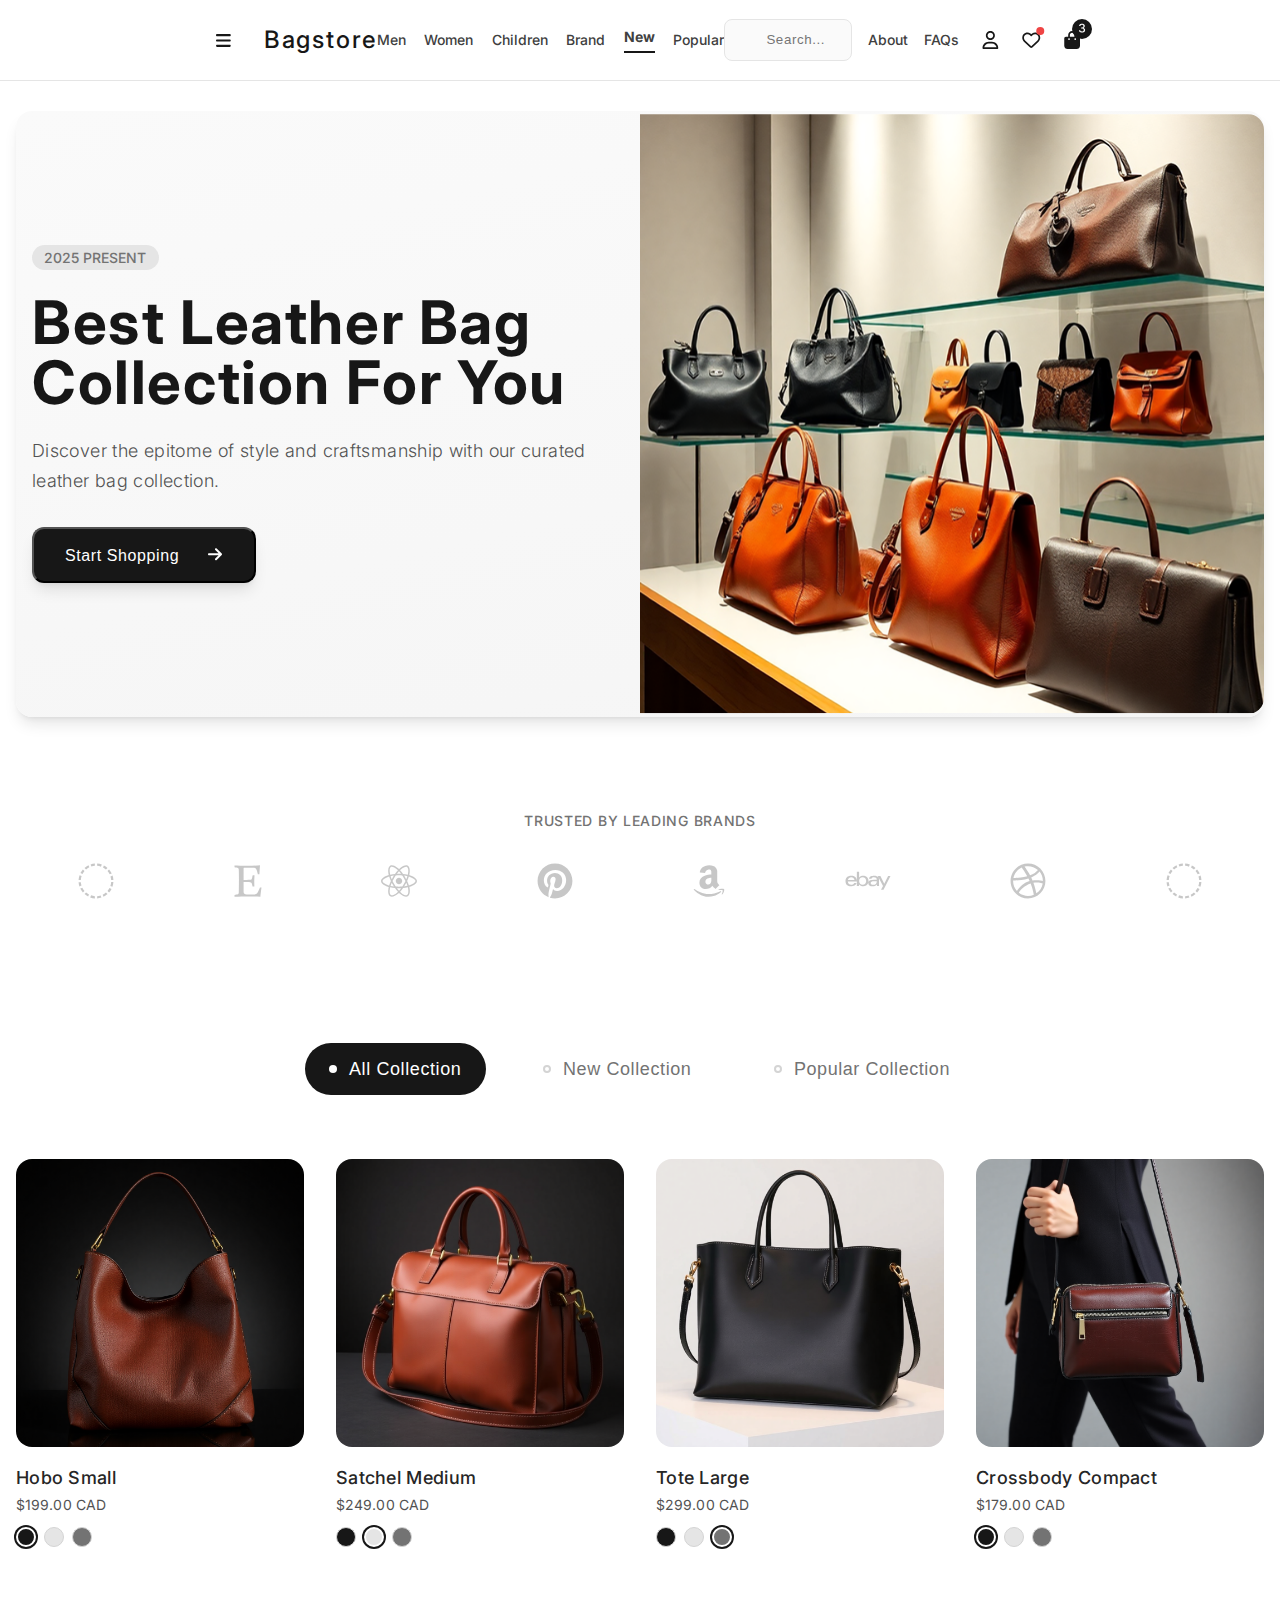
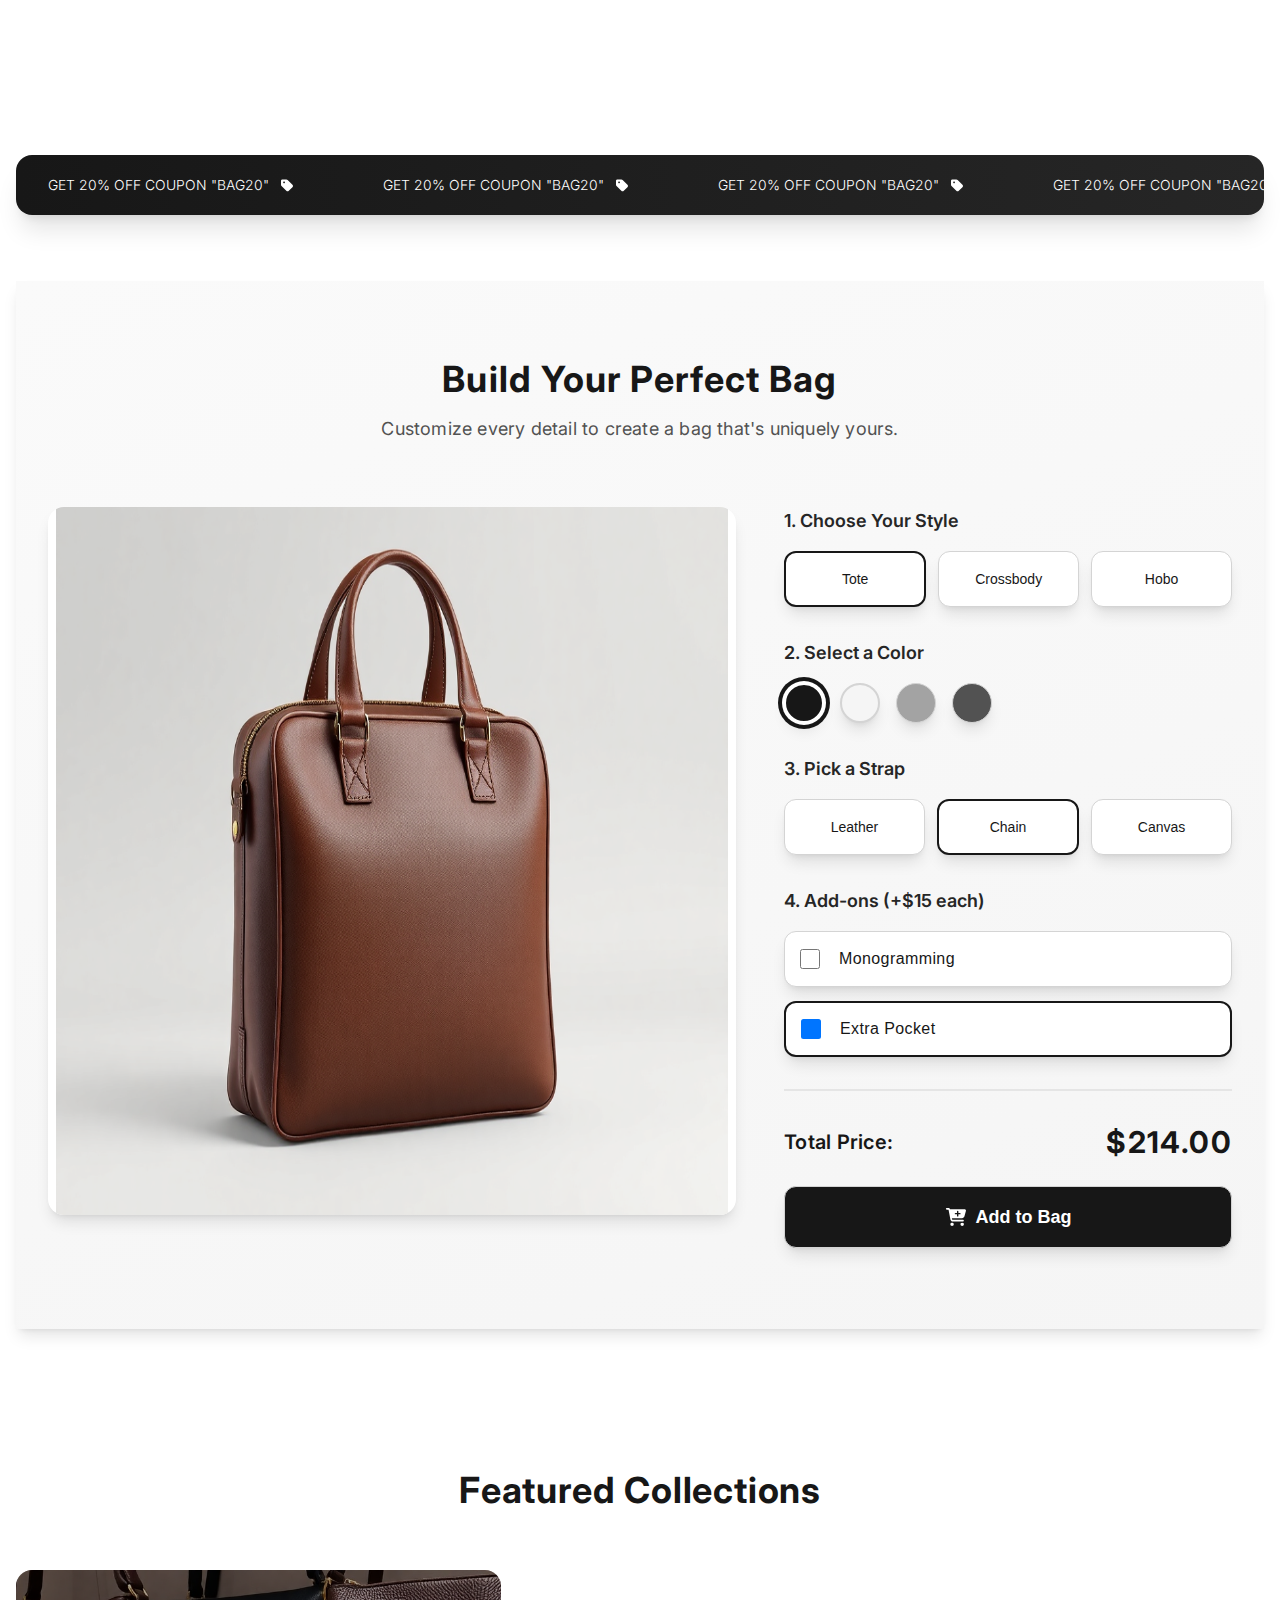
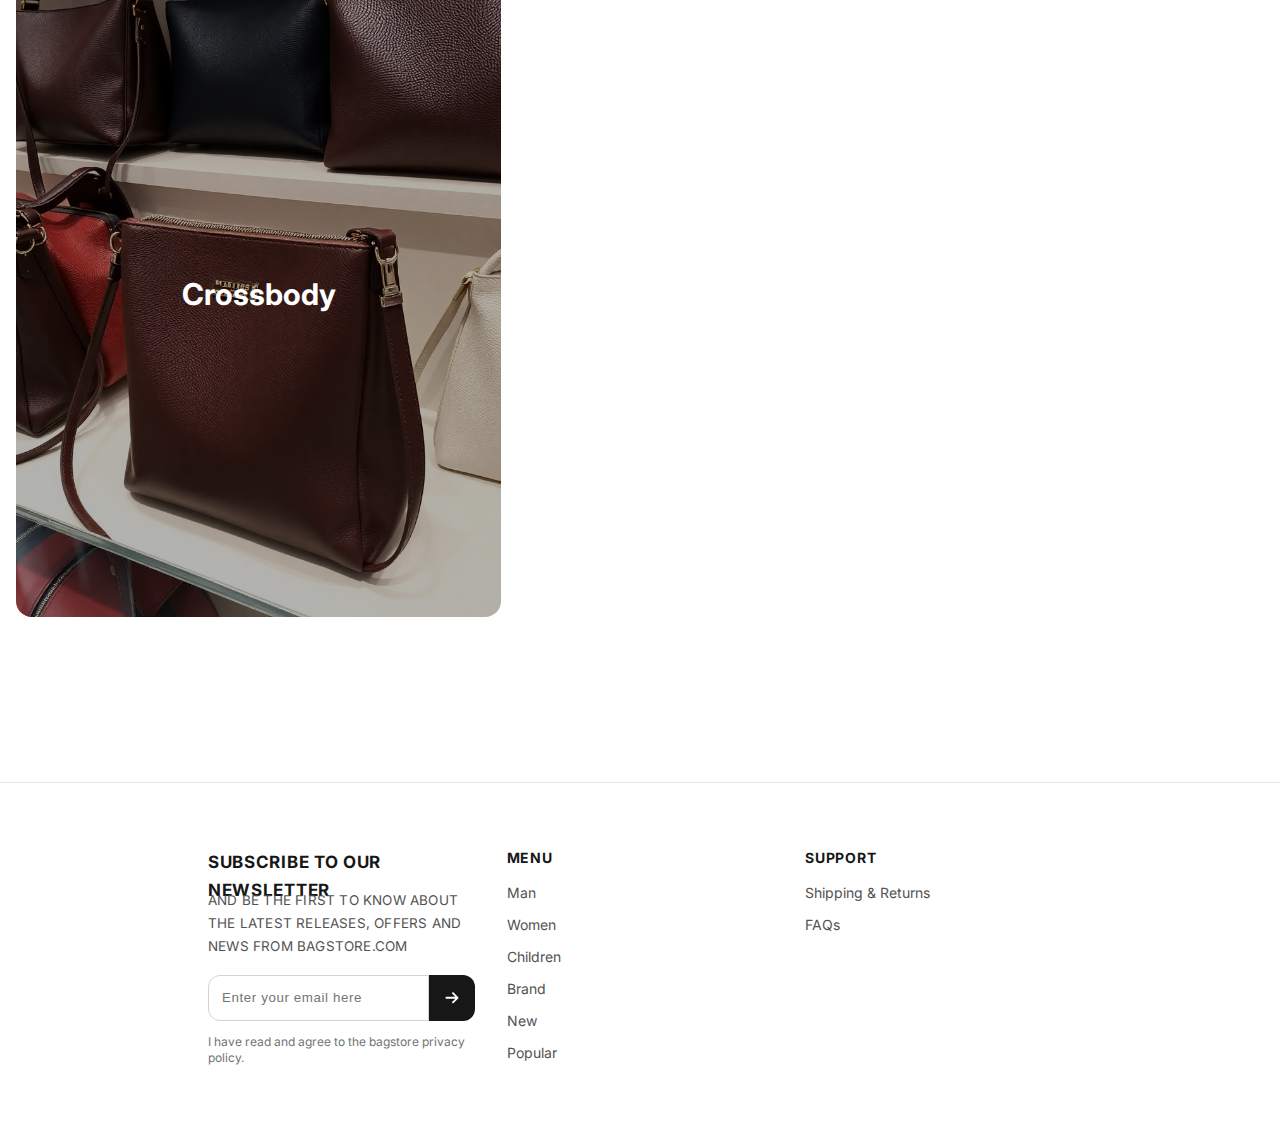
<file: index.html>
<!DOCTYPE html>
<html lang="en">
  <head>
    <meta charset="UTF-8" />
    <meta name="viewport" content="width=device-width, initial-scale=1.0" />
    <meta name="author" content="MS" />
    <meta name="description" content="Shop at Bagstore." />
    <link rel="icon" href="./assets/images/img/iconn.png" type="image/x-icon" />
    <link rel="stylesheet" href="./assets/vendor/reset.css" />
    <link rel="stylesheet" href="./assets/styles/styles.css" />
    <link rel="stylesheet" href="./assets/styles/components/header.css" />
    <link rel="stylesheet" href="./assets/styles/components/footer.css" />
    <link rel="stylesheet" href="./assets/styles/pages/index.css" />
    <link rel="preconnect" href="https://fonts.googleapis.com" />
    <link rel="preconnect" href="https://fonts.gstatic.com" crossorigin />
    <link
      href="https://fonts.googleapis.com/css2?family=Dancing+Script:wght@400..700&family=Inter:ital,opsz,wght@0,14..32,100..900;1,14..32,100..900&family=Open+Sans:ital,wght@0,300..800;1,300..800&family=Outfit:wght@100..900&family=Plus+Jakarta+Sans:ital,wght@0,200..800;1,200..800&display=swap"
      rel="stylesheet"
    />
    <title>Bagstore</title>
  </head>
  <body>
    <div class="frame">
      <header role="banner">
        <div class="header-container">
          <div class="logo" aria-label="Bagstore logo">
            <img src="./assets/images/svg/tabs.svg" alt="tabs-icon" />
            <a href="./index.html">Bagstore</a>
          </div>
          <nav aria-label="Main navigation">
            <ul>
              <li><a href="#">Men</a></li>
              <li><a href="#">Women</a></li>
              <li><a href="#">Children</a></li>
              <li><a href="#">Brand</a></li>
              <li><a href="#">New</a></li>
              <li><a href="#">Popular</a></li>
            </ul>
          </nav>
          <div class="header-actions">
            <input
              type="text"
              name="search"
              placeholder="Search..."
              aria-label="Search"
            />

            <a href="#">About</a>
            <a href="#">FAQs</a>

            <nav aria-label="User menu">
              <a href="#" aria-label="Profile">
                <img src="./assets/images/svg/person.svg" alt="person-icon" />
              </a>
              <a href="#" aria-label="Wishlist">
                <img src="./assets/images/svg/heart.svg" alt="heart-icon" />
              </a>
              <a href="#" aria-label="Shopping bag">
                <img src="./assets/images/svg/bag.svg" alt="shoppingbag-icon" />
                <img
                  src="./assets/images/svg/notification.svg"
                  alt="notification"
                />
              </a>
            </nav>
          </div>
        </div>
      </header>
      <!-- /////header///// -->
      <main role="main">
        <section class="collection" aria-label="Featured collection">
          <div class="collection-desc">
            <div>
              <div>2025 PRESENT</div>
              <h2>Best Leather Bag Collection <span>For You</span></h2>
              <p>
                Discover the epitome of style and craftsmanship with our curated
                leather bag collection.
              </p>
              <button aria-label="Start Shopping">
                Start Shopping
                <img
                  src="./assets/images/svg/arrow-right.svg"
                  alt="arrow-right"
                />
              </button>
            </div>
          </div>
          <div class="collection-img">
            <img src="./assets/images/img/allbags.png" alt="all-bags" />
          </div>
        </section>
        <!-- second section -->
        <section class="brands" aria-label="Brand logos">
          <h2>Trusted By Leading Brands</h2>
          <div>
            <img src="./assets/images/svg/brands/circle.svg" alt="circle" />
            <img src="./assets/images/svg/brands/e.svg" alt="e" />
            <img src="./assets/images/svg/brands/atom.svg" alt="atom" />
            <img
              src="./assets/images/svg/brands/pinterest.svg"
              alt="pinterest"
            />
            <img src="./assets/images/svg/brands/amazon.svg" alt="amazon" />
            <img src="./assets/images/svg/brands/ebay.svg" alt="ebay" />
            <img src="./assets/images/svg/brands/ball.svg" alt="ball" />
            <img src="./assets/images/svg/brands/circle.svg" alt="circle" />
          </div>
        </section>
        <!-- third section -->
        <section class="all-collection" aria-label="All collection">
          <div class="all-collection-bttns">
            <button aria-label="Show All Collection">
              <div></div>
              All Collection
            </button>
            <button aria-label="Show New Collection">
              <div></div>
              New Collection
            </button>
            <button aria-label="Show Popular Collection">
              <div></div>
              Popular Collection
            </button>
          </div>

          <div class="all-collection-items">
            <div class="hobo" aria-label="Hobo Small bag">
              <img src="./assets/images/img/hobo.png" alt="hobo bag" />
              <div>
                <h3>Hobo Small</h3>
                <p>$199.00 CAD</p>
                <div class="checkers">
                  <div></div>
                  <div></div>
                  <div></div>
                </div>
              </div>
            </div>
            <div class="satchel" aria-label="Satchel Medium bag">
              <img src="./assets/images/img/satchel.png" alt="satchel bag" />
              <div>
                <h3>Satchel Medium</h3>
                <p>$249.00 CAD</p>
                <div class="checkers">
                  <div></div>
                  <div></div>
                  <div></div>
                </div>
              </div>
            </div>
            <div class="tote" aria-label="Tote Large bag">
              <img src="./assets/images/img/tote.png" alt="tote bag" />
              <div>
                <h3>Tote Large</h3>
                <p>$299.00 CAD</p>
                <div class="checkers">
                  <div></div>
                  <div></div>
                  <div></div>
                </div>
              </div>
            </div>
            <div class="crossbody" aria-label="Crossbody Compact bag">
              <img
                src="./assets/images/img/crossbody.png"
                alt="crossbody bag"
              />
              <div>
                <h3>Crossbody Compact</h3>
                <p>$179.00 CAD</p>
                <div class="checkers">
                  <div></div>
                  <div></div>
                  <div></div>
                </div>
              </div>
            </div>
          </div>
        </section>
        <!-- forth section -->
        <section class="sales" aria-label="Sales offers">
          <div class="sales-track">
            <div class="sale-item">
              <p>GET 20% OFF COUPON "BAG20"</p>
              <img src="./assets/images/svg/price-tag.svg" alt="price tag" />
            </div>
            <div class="sale-item">
              <p>GET 20% OFF COUPON "BAG20"</p>
              <img src="./assets/images/svg/price-tag.svg" alt="price tag" />
            </div>
            <div class="sale-item">
              <p>GET 20% OFF COUPON "BAG20"</p>
              <img src="./assets/images/svg/price-tag.svg" alt="price tag" />
            </div>
            <div class="sale-item">
              <p>GET 20% OFF COUPON "BAG20"</p>
              <img src="./assets/images/svg/price-tag.svg" alt="price tag" />
            </div>
            <div class="sale-item">
              <p>GET 20% OFF COUPON "BAG20"</p>
              <img src="./assets/images/svg/price-tag.svg" alt="price tag" />
            </div>

            <!-- Duplicate for infinite effect -->
            <div class="sale-item">
              <p>GET 20% OFF COUPON "BAG20"</p>
              <img src="./assets/images/svg/price-tag.svg" alt="price tag" />
            </div>
            <div class="sale-item">
              <p>GET 20% OFF COUPON "BAG20"</p>
              <img src="./assets/images/svg/price-tag.svg" alt="price tag" />
            </div>
            <div class="sale-item">
              <p>GET 20% OFF COUPON "BAG20"</p>
              <img src="./assets/images/svg/price-tag.svg" alt="price tag" />
            </div>
          </div>
        </section>

        <!-- fifth section -->
        <section class="modify" aria-label="Customize your bag">
          <div class="modify-title">
            <h2>Build Your Perfect Bag</h2>
            <p>Customize every detail to create a bag that's uniquely yours.</p>
          </div>
          <div class="modify-content">
            <div class="modify-img" aria-label="Bag preview">
              <div>
                <img src="./assets/images/img/modify.png" alt="bag" />
              </div>
            </div>
            <div class="modify-buy">
              <div class="style">
                <h3>1. Choose Your Style</h3>
                <div class="modify-bttn">
                  <button aria-label="Select Tote style">Tote</button>
                  <button aria-label="Select Crossbody style">Crossbody</button>
                  <button aria-label="Select Hobo style">Hobo</button>
                </div>
              </div>
              <div class="color">
                <h3>2. Select a Color</h3>
                <div class="new-checkers" aria-label="Color options">
                  <div></div>
                  <div></div>
                  <div></div>
                  <div></div>
                </div>
              </div>
              <div class="strap">
                <h3>3. Pick a Strap</h3>
                <div class="modify-bttn">
                  <button aria-label="Select Leather strap">Leather</button>
                  <button aria-label="Select Chain strap">Chain</button>
                  <button aria-label="Select Canvas strap">Canvas</button>
                </div>
              </div>
              <div class="add-on">
                <h3>4. Add-ons (+$15 each)</h3>
                <div>
                  <button>
                    <input type="checkbox" aria-label="Add Monogramming" />
                    Monogramming
                  </button>
                  <button>
                    <input type="checkbox" aria-label="Add Extra Pocket" />
                    Extra Pocket
                  </button>
                </div>
              </div>
              <div class="total-price" aria-label="Total price">
                <div>
                  <h3>Total Price:</h3>
                  <p>$214.00</p>
                </div>
                <button aria-label="Add to Bag">
                  <a href="./pages/shoppingBag.html">
                    <img src="./assets/images/svg/cart.svg" alt="cart icon" />
                    Add to Bag
                  </a>
                </button>
              </div>
            </div>
          </div>
        </section>
        <section class="featured" aria-label="Featured collections">
          <h2>Featured Collections</h2>
          <div>
            <a href="./pages/featured.html">
              <img
                src="./assets/images/img/featured-bag.png"
                alt="featured bag"
              />
              <span>Crossbody</span>
            </a>
          </div>
        </section>
      </main>
      <!-- ////footer//// -->
      <footer role="contentinfo">
        <div class="footer-container">
          <div class="subscription">
            <h3>SUBSCRIBE TO OUR NEWSLETTER</h3>
            <p>
              AND BE THE FIRST TO KNOW ABOUT THE LATEST RELEASES, OFFERS AND
              NEWS FROM BAGSTORE.COM
            </p>
            <div>
              <input
                type="text"
                name="search"
                placeholder="Enter your email here"
                aria-label="Email address"
              />
              <div>
                <img
                  src="./assets/images/svg/arrow-right.svg"
                  alt="arrow-right-icon"
                />
              </div>
            </div>
            <span>I have read and agree to the bagstore privacy policy.</span>
          </div>
          <div class="footer-links" aria-label="Menu links">
            <h3>Menu</h3>
            <nav>
              <ul>
                <li><a href="#">Man</a></li>
                <li><a href="#">Women</a></li>
                <li><a href="#">Children</a></li>
                <li><a href="#">Brand</a></li>
                <li><a href="#">New</a></li>
                <li><a href="#">Popular</a></li>
              </ul>
            </nav>
          </div>
          <div class="footer-links" aria-label="Support links">
            <h3>Support</h3>
            <nav>
              <ul>
                <li><a href="#">Shipping & Returns</a></li>
                <li><a href="#">FAQs</a></li>
              </ul>
            </nav>
          </div>
        </div>
      </footer>
    </div>
  </body>
</html>
</file>
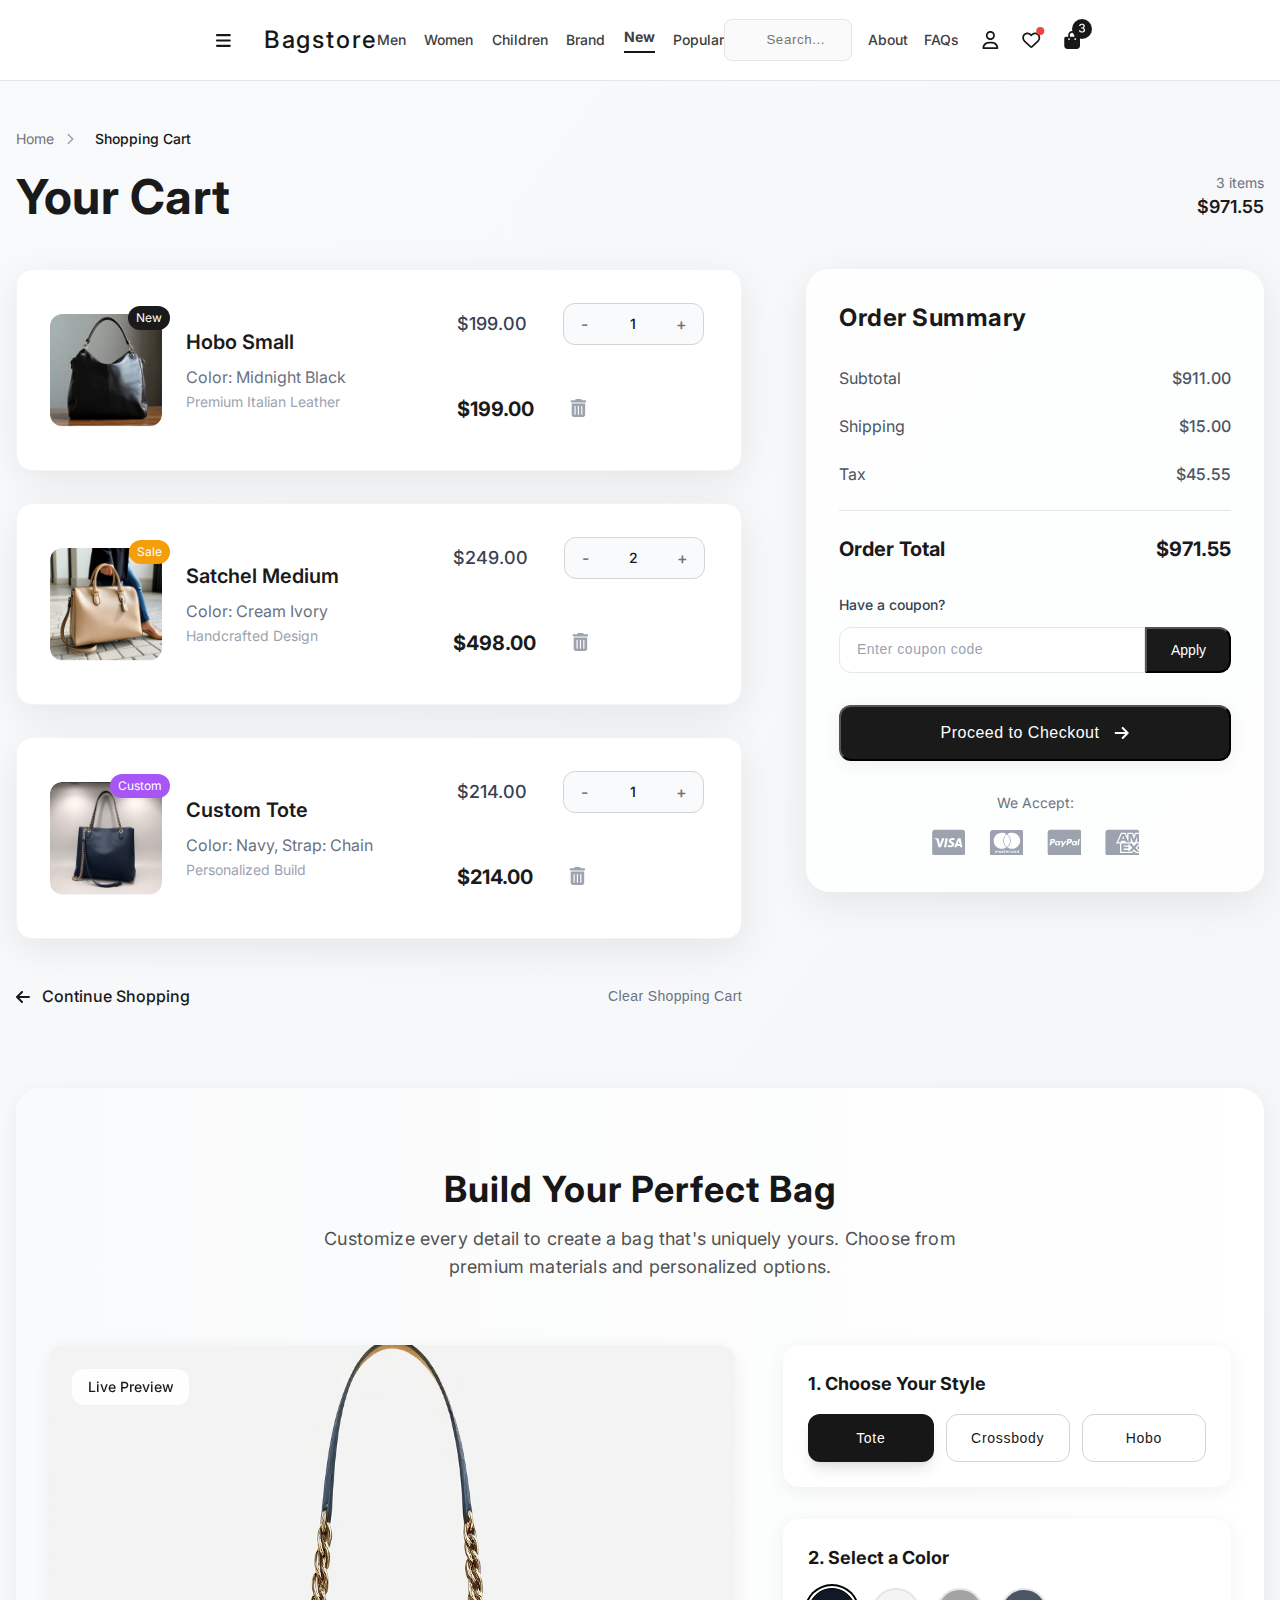
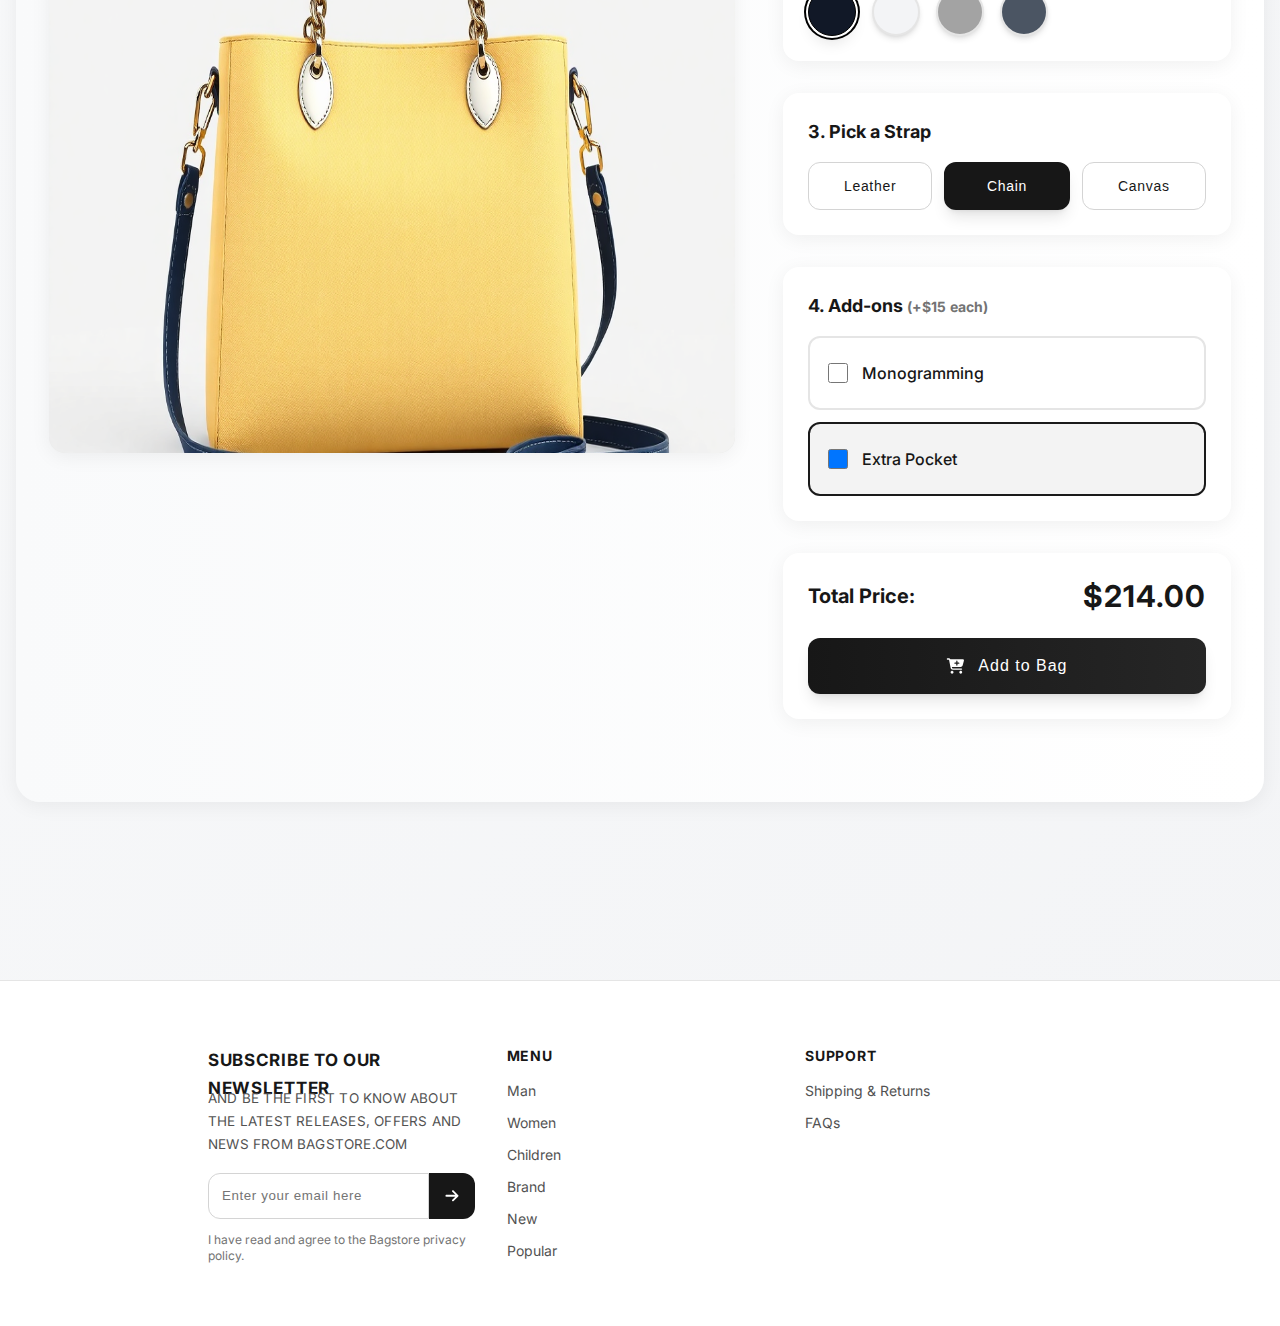
<file: pages/cart.html>
<!DOCTYPE html>
<html lang="en">
  <head>
    <meta charset="UTF-8" />
    <meta name="viewport" content="width=device-width, initial-scale=1.0" />
    <meta name="author" content="MS" />
    <meta name="description" content="Shop at Bagstore." />
    <link
      rel="icon"
      href="../assets/images/img/iconn.png"
      type="image/x-icon"
    />
    <link rel="stylesheet" href="../assets/vendor/reset.css" />
    <link rel="stylesheet" href="../assets/styles/styles.css" />
    <link rel="stylesheet" href="../assets/styles/components/buildbag.css" />
    <link rel="stylesheet" href="../assets/styles/components/header.css" />
    <link rel="stylesheet" href="../assets/styles/components/footer.css" />
    <link rel="stylesheet" href="../assets/styles/components/breadcrumb.css" />
    <link rel="stylesheet" href="../assets/styles/pages/cart.css" />

    <link rel="preconnect" href="https://fonts.googleapis.com" />
    <link rel="preconnect" href="https://fonts.gstatic.com" crossorigin />
    <link
      href="https://fonts.googleapis.com/css2?family=Dancing+Script:wght@400..700&family=Inter:ital,opsz,wght@0,14..32,100..900;1,14..32,100..900&family=Open+Sans:ital,wght@0,300..800;1,300..800&family=Outfit:wght@100..900&family=Plus+Jakarta+Sans:ital,wght@0,200..800;1,200..800&display=swap"
      rel="stylesheet"
    />

    <title>Shopping Cart - Bagstore</title>
  </head>
  <body>
    <div class="frame">
      <header role="banner">
        <div class="header-container">
          <div>
            <img
              src="../assets/images/svg/tabs.svg"
              alt="navigation tabs icon"
            />
            <a href="../index.html" aria-label="Go to Bagstore homepage"
              >Bagstore</a
            >
          </div>
          <nav role="navigation" aria-label="Main Navigation">
            <ul>
              <li><a href="#">Men</a></li>
              <li><a href="#">Women</a></li>
              <li><a href="#">Children</a></li>
              <li><a href="#">Brand</a></li>
              <li><a href="#">New</a></li>
              <li><a href="#">Popular</a></li>
            </ul>
          </nav>
          <div>
            <input
              type="text"
              name="search"
              placeholder="Search..."
              aria-label="Search products"
            />
            <a href="#">About</a>
            <a href="#">FAQs</a>
            <nav role="navigation" aria-label="User menu">
              <a href="#" aria-label="User account">
                <img src="../assets/images/svg/person.svg" alt="person icon" />
              </a>
              <a href="#" aria-label="Wishlist">
                <img src="../assets/images/svg/heart.svg" alt="heart icon" />
              </a>
              <a href="#" aria-label="Shopping cart">
                <img
                  src="../assets/images/svg/bag.svg"
                  alt="shopping bag icon"
                />
                <img
                  src="../assets/images/svg/notification.svg"
                  alt="notification icon"
                />
              </a>
            </nav>
          </div>
        </div>
      </header>

      <main>
        <section class="your-cart" aria-labelledby="cart-heading">
          <div class="cart-header">
            <nav aria-label="Breadcrumb" class="breadcrumb-nav">
              <ol class="breadcrumb">
                <li class="breadcrumb-item">
                  <a href="../index.html">Home</a>
                </li>
                <li class="mx-2">
                  <img
                    src="../assets/images/svg/arrow.svg"
                    alt="breadcrumb arrow icon"
                  />
                </li>
                <li class="breadcrumb-item active" aria-current="page">
                  Shopping Cart
                </li>
              </ol>
            </nav>
            <div class="c-header">
              <h2>Your Cart</h2>
              <div class="price">
                <span>3 items</span>
                <p>$971.55</p>
              </div>
            </div>
          </div>

          <div class="cart-order">
            <div class="cart-cards">
              <div class="cart-item">
                <div class="item-cont">
                  <div class="bag-item hb">
                    <div class="img-cont">
                      <div class="tag bl">New</div>
                      <div>
                        <img
                          src="../assets/images/img/cart/hobo.png"
                          alt="Hobo Small bag"
                        />
                      </div>
                    </div>
                    <div class="bag-item-desc">
                      <h4>Hobo Small</h4>
                      <p>Color: Midnight Black</p>
                      <span>Premium Italian Leather</span>
                    </div>
                  </div>
                  <div class="quantity-cont">
                    <span>$199.00</span>
                    <div class="plus" aria-label="Quantity selector">
                      <span role="button" tabindex="0">-</span>
                      <p>1</p>
                      <span role="button" tabindex="0">+</span>
                    </div>
                    <p>$199.00</p>
                    <div
                      class="can"
                      role="button"
                      aria-label="Remove item"
                    ></div>
                  </div>
                </div>
              </div>

              <div class="cart-item">
                <div class="item-cont">
                  <div class="bag-item">
                    <div class="img-cont narrow">
                      <div class="tag or">Sale</div>
                      <div>
                        <img
                          src="../assets/images/img/cart/satchel.png"
                          alt="Satchel Medium bag"
                        />
                      </div>
                    </div>
                    <div class="bag-item-desc middle">
                      <h4>Satchel Medium</h4>
                      <p>Color: Cream Ivory</p>
                      <span>Handcrafted Design</span>
                    </div>
                  </div>
                  <div class="quantity-cont">
                    <span>$249.00</span>
                    <div class="plus" aria-label="Quantity selector">
                      <span role="button" tabindex="0">-</span>
                      <p>2</p>
                      <span role="button" tabindex="0">+</span>
                    </div>
                    <p>$498.00</p>
                    <div
                      class="can"
                      role="button"
                      aria-label="Remove item"
                    ></div>
                  </div>
                </div>
              </div>

              <div class="cart-item last">
                <div class="item-cont">
                  <div class="bag-item tot">
                    <div class="img-cont narrow">
                      <div class="tag pur">Custom</div>
                      <div>
                        <img
                          src="../assets/images/img/cart/tote.png"
                          alt="Custom Tote bag"
                        />
                      </div>
                    </div>
                    <div class="bag-item-desc purple">
                      <h4>Custom Tote</h4>
                      <p>Color: Navy, Strap: Chain</p>
                      <span>Personalized Build</span>
                    </div>
                  </div>
                  <div class="quantity-cont">
                    <span>$214.00</span>
                    <div class="plus" aria-label="Quantity selector">
                      <span role="button" tabindex="0">-</span>
                      <p>1</p>
                      <span role="button" tabindex="0">+</span>
                    </div>
                    <p>$214.00</p>
                    <div
                      class="can"
                      role="button"
                      aria-label="Remove item"
                    ></div>
                  </div>
                </div>
              </div>

              <div class="clear-bttn">
                <a href="#" aria-label="Continue shopping">
                  <img
                    src="../assets/images/svg/arrow-left.svg"
                    alt="left arrow icon"
                  />
                  Continue Shopping
                </a>
                <button type="button">Clear Shopping Cart</button>
              </div>
            </div>

            <aside
              class="order-summary"
              aria-labelledby="order-summary-heading"
            >
              <div class="summary-cont">
                <h2>Order Summary</h2>
                <div class="order-total">
                  <div class="subtotal">
                    <p>Subtotal</p>
                    <p>$911.00</p>
                  </div>
                  <div class="subtotal">
                    <p>Shipping</p>
                    <p>$15.00</p>
                  </div>
                  <div class="subtotal">
                    <p>Tax</p>
                    <p>$45.55</p>
                  </div>
                  <div class="line"></div>
                  <div class="ord-total">
                    <p>Order Total</p>
                    <p>$971.55</p>
                  </div>
                </div>
                <div class="coupon">
                  <p>Have a coupon?</p>
                  <div class="input-cont">
                    <input
                      type="text"
                      placeholder="Enter coupon code"
                      aria-label="Coupon code input"
                    />
                    <button type="button">Apply</button>
                  </div>
                </div>
                <button class="checkout-bttn" type="button">
                  <a href="./checkout.html">Proceed to Checkout</a>
                  <img
                    src="../assets/images/svg/right-side-arr.svg"
                    alt="right arrow icon"
                  />
                </button>
                <div class="credit">
                  <p>We Accept:</p>
                  <div
                    class="banks"
                    role="group"
                    aria-label="Accepted payment methods"
                  >
                    <div class="visa" aria-label="Visa"></div>
                    <div class="mast" aria-label="Mastercard"></div>
                    <div class="ppal" aria-label="PayPal"></div>
                    <div class="amex" aria-label="American Express"></div>
                  </div>
                </div>
              </div>
            </aside>
          </div>
        </section>

        <section class="build-bag" aria-labelledby="build-bag-heading">
          <div class="build-header">
            <h2>Build Your Perfect Bag</h2>
            <p>
              Customize every detail to create a bag that's uniquely yours.
              Choose from premium materials and personalized options.
            </p>
          </div>
          <div class="build-content">
            <div class="build-img">
              <div>
                <div class="preview">Live Preview</div>
                <div>
                  <img
                    src="../assets/images/img/cart/yellow-bag.png"
                    alt="yellow bag preview"
                  />
                </div>
              </div>
            </div>
            <div class="filter">
              <div>
                <h2>1. Choose Your Style</h2>
                <div class="style-buttons">
                  <button class="black-btn" type="button">Tote</button>
                  <button type="button">Crossbody</button>
                  <button type="button">Hobo</button>
                </div>
              </div>
              <div>
                <h2>2. Select a Color</h2>
                <div class="color-palette fill">
                  <div class="bll" aria-label="Blue color"></div>
                  <div class="whh" aria-label="White color"></div>
                  <div class="grr" aria-label="Green color"></div>
                  <div class="dgr" aria-label="Dark gray color"></div>
                </div>
              </div>
              <div>
                <h2>3. Pick a Strap</h2>
                <div class="style-buttons">
                  <button type="button">Leather</button>
                  <button class="black-btn" type="button">Chain</button>
                  <button type="button">Canvas</button>
                </div>
              </div>
              <div class="fil-add">
                <h2>4. Add-ons <span>(+$15 each)</span></h2>
                <div class="fil-inputs">
                  <div>
                    <input type="text" aria-label="Add monogramming option" />
                    <p>Monogramming</p>
                  </div>
                  <div>
                    <input type="text" aria-label="Add extra pocket option" />
                    <p>Extra Pocket</p>
                  </div>
                </div>
              </div>
              <div class="fil-bttn">
                <div class="total-price">
                  <h3>Total Price:</h3>
                  <p>$214.00</p>
                </div>
                <button type="button">
                  <a href="./pages/shoppingBag.html">
                    <img src="../assets/images/svg/cart.svg" alt="cart icon" />
                    Add to Bag
                  </a>
                </button>
              </div>
            </div>
          </div>
        </section>
      </main>

      <footer role="contentinfo">
        <div class="footer-container">
          <div class="subscription">
            <h3>SUBSCRIBE TO OUR NEWSLETTER</h3>
            <p>
              AND BE THE FIRST TO KNOW ABOUT THE LATEST RELEASES, OFFERS AND
              NEWS FROM BAGSTORE.COM
            </p>
            <div>
              <input
                type="text"
                name="search"
                placeholder="Enter your email here"
                aria-label="Email address for newsletter subscription"
              />
              <div>
                <img
                  src="../assets/images/svg/arrow-right.svg"
                  alt="arrow-right icon"
                />
              </div>
            </div>
            <span>I have read and agree to the Bagstore privacy policy.</span>
          </div>
          <div class="footer-links">
            <h3>Menu</h3>
            <nav aria-label="Footer menu">
              <ul>
                <li><a href="#">Man</a></li>
                <li><a href="#">Women</a></li>
                <li><a href="#">Children</a></li>
                <li><a href="#">Brand</a></li>
                <li><a href="#">New</a></li>
                <li><a href="#">Popular</a></li>
              </ul>
            </nav>
          </div>
          <div class="footer-links">
            <h3>Support</h3>
            <nav aria-label="Support links">
              <ul>
                <li><a href="#">Shipping & Returns</a></li>
                <li><a href="#">FAQs</a></li>
              </ul>
            </nav>
          </div>
        </div>
      </footer>
    </div>
  </body>
</html>
</file>
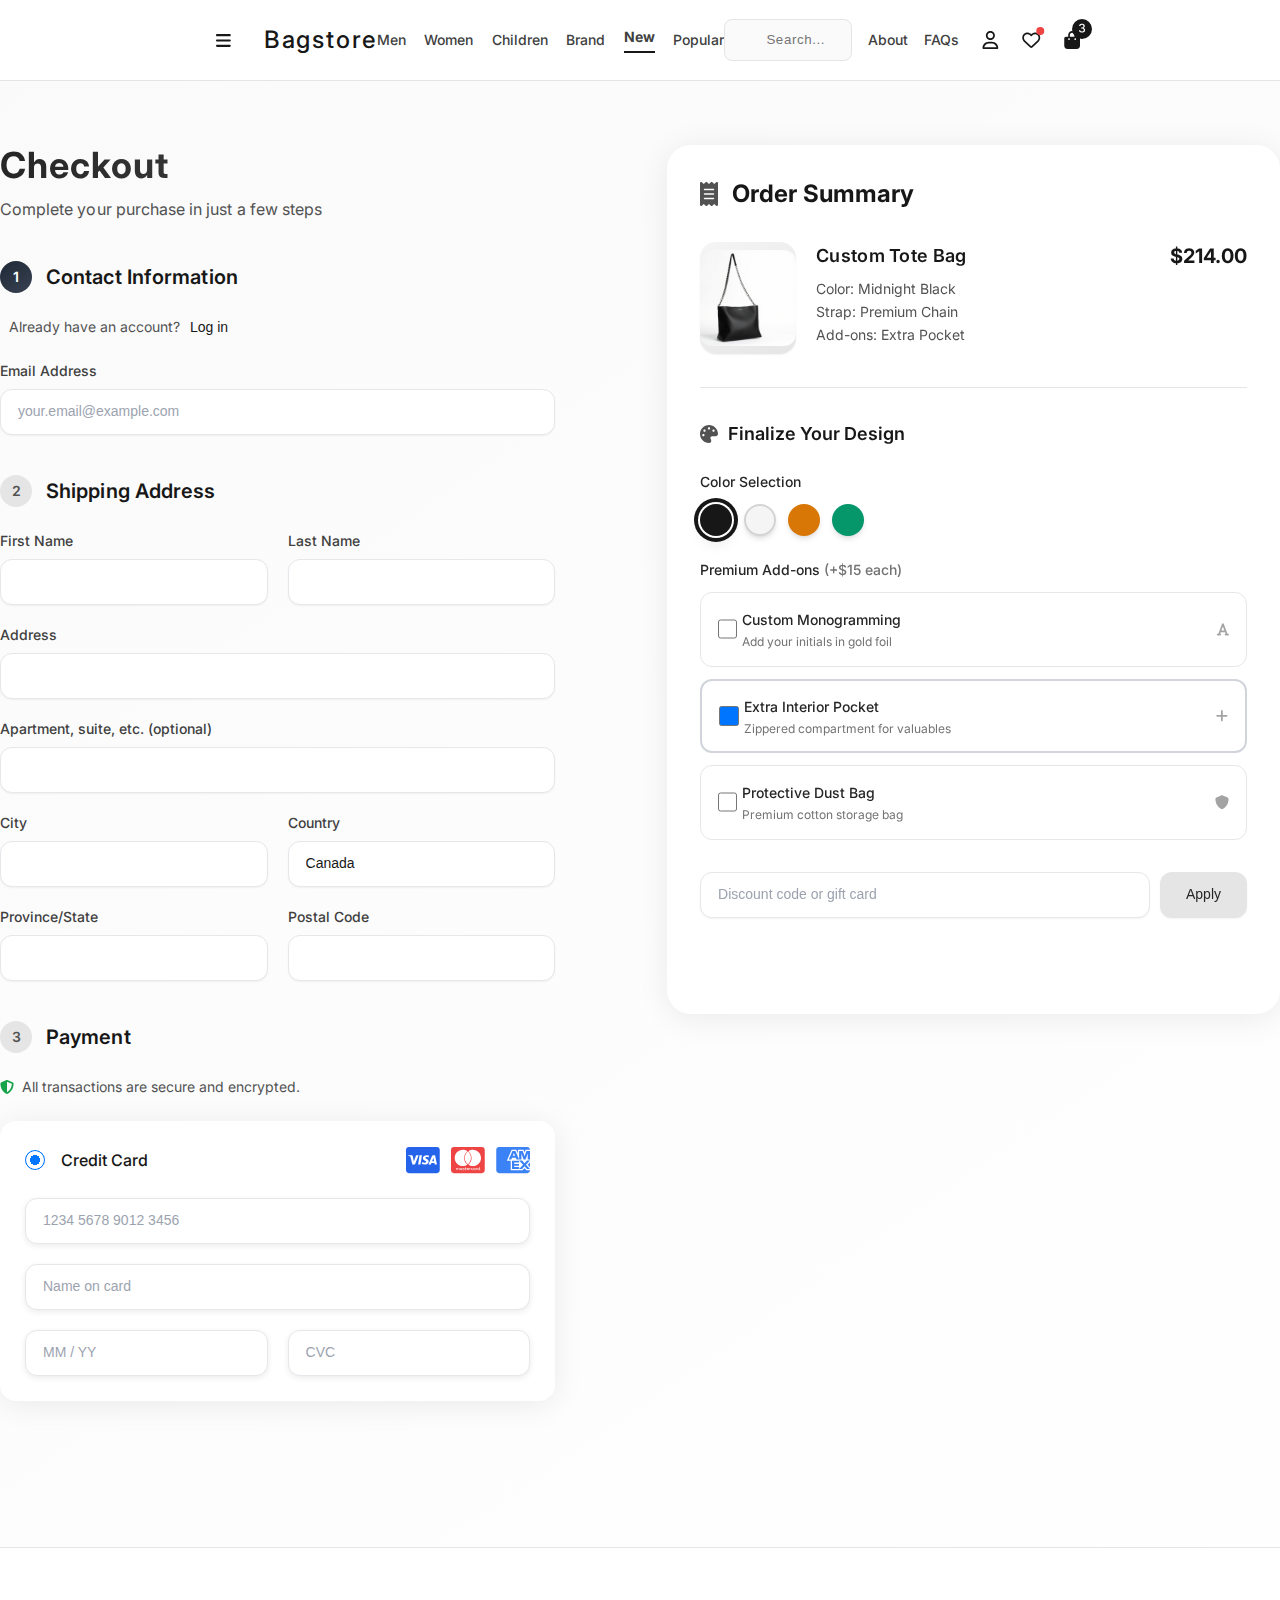
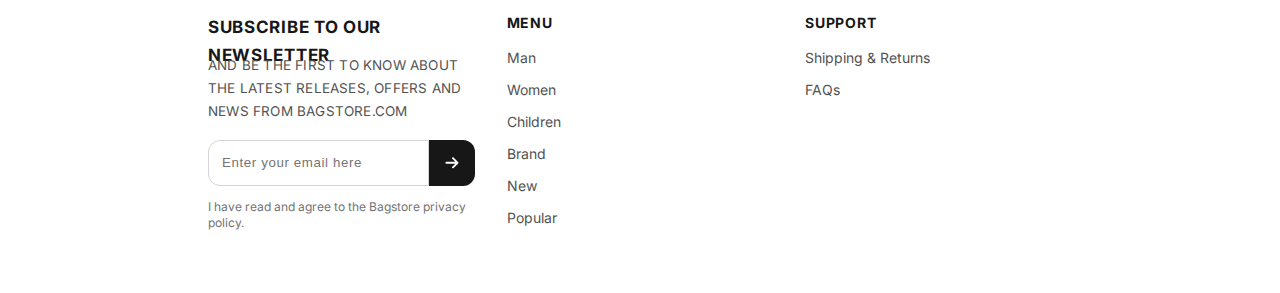
<file: pages/checkout.html>
<!DOCTYPE html>
<html lang="en">
  <head>
    <meta charset="UTF-8" />
    <meta name="viewport" content="width=device-width, initial-scale=1.0" />
    <meta name="author" content="MS" />
    <meta name="description" content="Shop at Bagstore." />
    <link
      rel="icon"
      href="../assets/images/img/iconn.png"
      type="image/x-icon"
    />
    <link rel="stylesheet" href="../assets/vendor/reset.css" />
    <link rel="stylesheet" href="../assets/styles/styles.css" />
    <link rel="stylesheet" href="../assets/styles/components/header.css" />
    <link rel="stylesheet" href="../assets/styles/components/footer.css" />
    <link rel="stylesheet" href="../assets/styles/pages/checkout.css" />
    <link rel="preconnect" href="https://fonts.googleapis.com" />
    <link rel="preconnect" href="https://fonts.gstatic.com" crossorigin />
    <link
      href="https://fonts.googleapis.com/css2?family=Dancing+Script:wght@400..700&family=Inter:ital,opsz,wght@0,14..32,100..900;1,14..32,100..900&family=Open+Sans:ital,wght@0,300..800;1,300..800&family=Outfit:wght@100..900&family=Plus+Jakarta+Sans:ital,wght@0,200..800;1,200..800&display=swap"
      rel="stylesheet"
    />
    <title>Bagstore Checkout</title>
  </head>
  <body>
    <div class="frame">
      <header role="banner">
        <div class="header-container">
          <div>
            <img src="../assets/images/svg/tabs.svg" alt="Menu icon" />
            <a href="../index.html" aria-label="Go to homepage">Bagstore</a>
          </div>
          <nav role="navigation" aria-label="Main navigation">
            <ul>
              <li><a href="#">Men</a></li>
              <li><a href="#">Women</a></li>
              <li><a href="#">Children</a></li>
              <li><a href="#">Brand</a></li>
              <li><a href="#">New</a></li>
              <li><a href="#">Popular</a></li>
            </ul>
          </nav>
          <div>
            <input
              type="text"
              name="search"
              placeholder="Search..."
              aria-label="Search products"
            />
            <a href="#">About</a>
            <a href="#">FAQs</a>
            <nav role="navigation" aria-label="User navigation">
              <a href="#" aria-label="User profile">
                <img src="../assets/images/svg/person.svg" alt="Profile icon" />
              </a>
              <a href="#" aria-label="Favorites">
                <img src="../assets/images/svg/heart.svg" alt="Heart icon" />
              </a>
              <a href="#" aria-label="Shopping bag">
                <img
                  src="../assets/images/svg/bag.svg"
                  alt="Shopping bag icon"
                />
                <img
                  src="../assets/images/svg/notification.svg"
                  alt="Notification icon"
                />
              </a>
            </nav>
          </div>
        </div>
      </header>

      <main role="main">
        <section class="checkout" aria-label="Checkout form">
          <div class="checkout-header">
            <h2>Checkout</h2>
            <p>Complete your purchase in just a few steps</p>
          </div>
          <div class="contact-info">
            <div class="cont-info">
              <div>1</div>
              <h3>Contact Information</h3>
            </div>
            <div class="cont-log">
              <p>Already have an account?</p>
              <button aria-label="Log in to your account">Log in</button>
            </div>
            <div class="cont-mail">
              <label for="mail">Email Address</label>
              <input
                class="shared"
                type="email"
                name="mail"
                id="mail"
                placeholder="your.email@example.com"
              />
            </div>
          </div>

          <div class="shipping-address">
            <div class="cont-info gray-c">
              <div>2</div>
              <h3>Shipping Address</h3>
            </div>
            <div class="address-inputs">
              <div class="input-cont-shared">
                <div class="input-container">
                  <label for="first-name">First Name</label>
                  <input
                    class="shared"
                    type="text"
                    name="first-name"
                    id="first-name"
                  />
                </div>
                <div class="input-container">
                  <label for="last-name">Last Name</label>
                  <input
                    class="shared"
                    type="text"
                    name="last-name"
                    id="last-name"
                  />
                </div>
              </div>
              <div class="input-container">
                <label for="address">Address</label>
                <input class="shared" type="text" name="address" id="address" />
              </div>
              <div class="input-container">
                <label for="apartment">Apartment, suite, etc. (optional)</label>
                <input
                  class="shared"
                  type="text"
                  name="apartment"
                  id="apartment"
                />
              </div>
              <div class="input-cont-shared">
                <div class="input-container">
                  <label for="city">City</label>
                  <input class="shared" type="text" name="city" id="city" />
                </div>
                <div class="input-container">
                  <label for="country">Country</label>
                  <input
                    class="shared country"
                    type="text"
                    name="country"
                    id="country"
                    placeholder="Canada"
                  />
                </div>
              </div>
              <div class="input-cont-shared">
                <div class="input-container">
                  <label for="province">Province/State</label>
                  <input
                    class="shared"
                    type="text"
                    name="province"
                    id="province"
                  />
                </div>
                <div class="input-container">
                  <label for="code">Postal Code</label>
                  <input class="shared" type="text" name="code" id="code" />
                </div>
              </div>
            </div>
          </div>

          <div class="payment">
            <div class="cont-info gray-c">
              <div>3</div>
              <h3>Payment</h3>
            </div>
            <div class="trans">
              <img
                src="../assets/images/svg/security.svg"
                alt="Security lock icon"
              />
              <p>All transactions are secure and encrypted.</p>
            </div>
            <div class="credit-card">
              <div class="cards-header">
                <div class="card-name">
                  <input
                    type="text"
                    class="checked"
                    aria-label="Select credit card payment"
                  />
                  <p>Credit Card</p>
                </div>
                <div class="cards">
                  <img
                    src="../assets/images/img/cart/banks/hvisa.svg"
                    alt="Visa logo"
                  />
                  <img
                    src="../assets/images/img/cart/banks/hmast.svg"
                    alt="MasterCard logo"
                  />
                  <img
                    src="../assets/images/svg/amex.svg"
                    alt="American Express logo"
                  />
                </div>
              </div>
              <div class="payment-inputs">
                <input
                  class="shared"
                  type="text"
                  placeholder="1234 5678 9012 3456"
                  aria-label="Card number"
                />
                <input
                  class="shared"
                  type="text"
                  placeholder="Name on card"
                  aria-label="Name on card"
                />
                <div>
                  <input
                    class="shared"
                    type="text"
                    placeholder="MM / YY"
                    aria-label="Expiry date"
                  />
                  <input
                    class="shared"
                    type="text"
                    placeholder="CVC"
                    aria-label="CVC code"
                  />
                </div>
              </div>
            </div>
          </div>
        </section>

        <section class="order-summary" aria-label="Order summary">
          <div class="check">
            <img src="../assets/images/svg/check.svg" alt="Receipt icon" />
            <h2>Order Summary</h2>
          </div>
          <div class="custom-bag">
            <div class="custom-img">
              <img
                src="../assets/images/img/checkout-bag.png"
                alt="Custom Tote Bag"
              />
            </div>
            <div class="custom-desc">
              <p>Custom Tote Bag</p>
              <span>Color: Midnight Black</span>
              <span>Strap: Premium Chain</span>
              <span>Add-ons: Extra Pocket</span>
            </div>
            <p>$214.00</p>
          </div>
          <div class="design">
            <div class="finalize-design">
              <img src="../assets/images/svg/palette2.svg" alt="Palette icon" />
              <h3>Finalize Your Design</h3>
            </div>
            <div class="palette-inputs">
              <div class="color-selection">
                <p>Color Selection</p>
                <div
                  class="color-palette"
                  role="group"
                  aria-label="Color options"
                >
                  <div class="black" aria-label="Black color option"></div>
                  <div class="white" aria-label="White color option"></div>
                  <div class="orange" aria-label="Orange color option"></div>
                  <div class="green" aria-label="Green color option"></div>
                </div>
              </div>
              <div class="add-on">
                <p>Premium Add-ons <span>(+$15 each)</span></p>
                <div class="add-on-inputs">
                  <div class="add-on-item">
                    <input type="checkbox" aria-label="Custom Monogramming" />
                    <div class="add-on-desc">
                      <p>Custom Monogramming</p>
                      <span>Add your initials in gold foil</span>
                    </div>
                    <img src="../assets/images/svg/a-icon.svg" alt="A icon" />
                  </div>
                  <div class="add-on-item blue-it">
                    <input type="text" aria-label="Extra Interior Pocket" />
                    <div class="add-on-desc">
                      <p>Extra Interior Pocket</p>
                      <span>Zippered compartment for valuables</span>
                    </div>
                    <img src="../assets/images/svg/pluss.svg" alt="Plus icon" />
                  </div>
                  <div class="add-on-item">
                    <input type="checkbox" aria-label="Protective Dust Bag" />
                    <div class="add-on-desc">
                      <p>Protective Dust Bag</p>
                      <span>Premium cotton storage bag</span>
                    </div>
                    <img
                      src="../assets/images/svg/shield.svg"
                      alt="Shield icon"
                    />
                  </div>
                </div>
              </div>
            </div>
          </div>
          <div class="summary-button">
            <input
              class="shared"
              type="text"
              id="discount"
              placeholder="Discount code or gift card"
              aria-label="Discount code input"
            />
            <button aria-label="Apply discount">Apply</button>
          </div>
        </section>
      </main>

      <footer role="contentinfo">
        <div class="footer-container">
          <div class="subscription">
            <h3>SUBSCRIBE TO OUR NEWSLETTER</h3>
            <p>
              AND BE THE FIRST TO KNOW ABOUT THE LATEST RELEASES, OFFERS AND
              NEWS FROM BAGSTORE.COM
            </p>
            <div>
              <input
                type="email"
                placeholder="Enter your email here"
                aria-label="Newsletter subscription email"
              />
              <div>
                <img
                  src="../assets/images/svg/arrow-right.svg"
                  alt="Submit subscription"
                />
              </div>
            </div>
            <span>I have read and agree to the Bagstore privacy policy.</span>
          </div>
          <div class="footer-links">
            <h3>Menu</h3>
            <nav aria-label="Footer menu">
              <ul>
                <li><a href="#">Man</a></li>
                <li><a href="#">Women</a></li>
                <li><a href="#">Children</a></li>
                <li><a href="#">Brand</a></li>
                <li><a href="#">New</a></li>
                <li><a href="#">Popular</a></li>
              </ul>
            </nav>
          </div>
          <div class="footer-links">
            <h3>Support</h3>
            <nav aria-label="Footer support links">
              <ul>
                <li><a href="#">Shipping & Returns</a></li>
                <li><a href="#">FAQs</a></li>
              </ul>
            </nav>
          </div>
        </div>
      </footer>
    </div>
  </body>
</html>
</file>
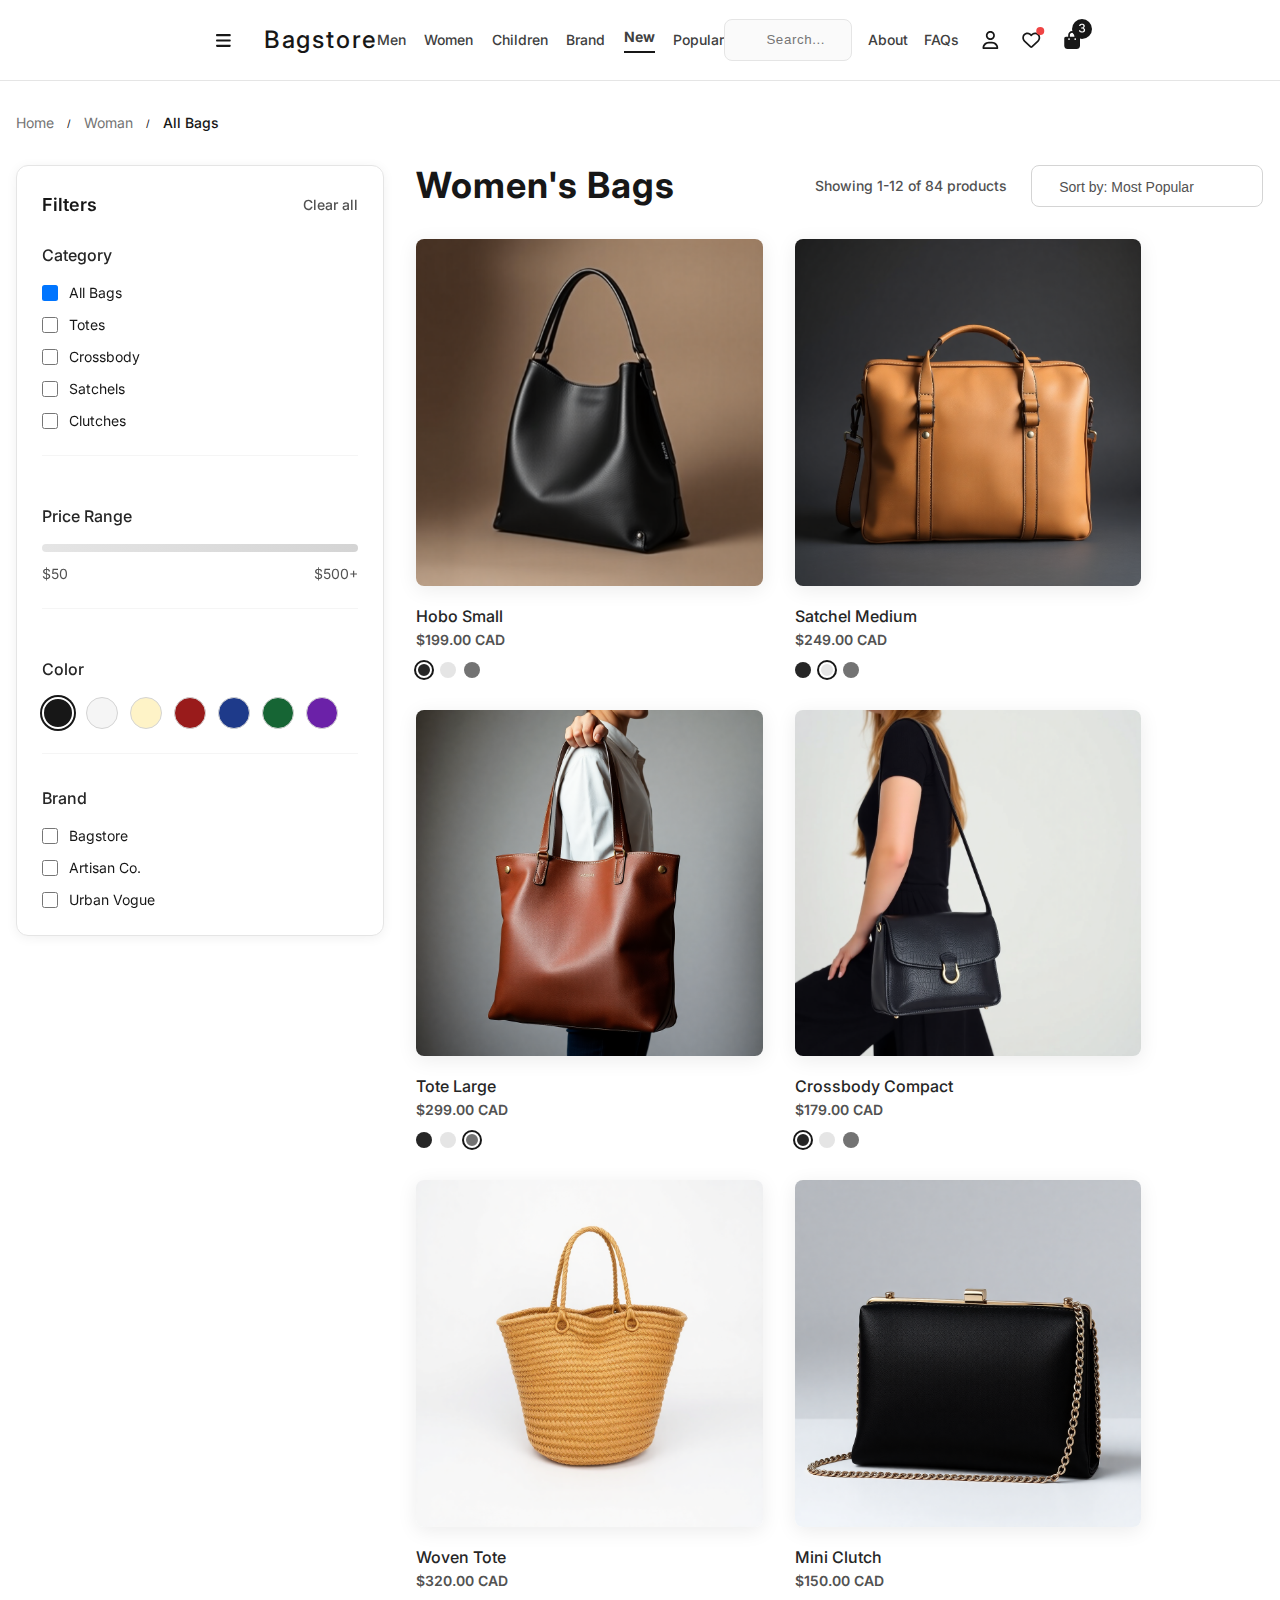
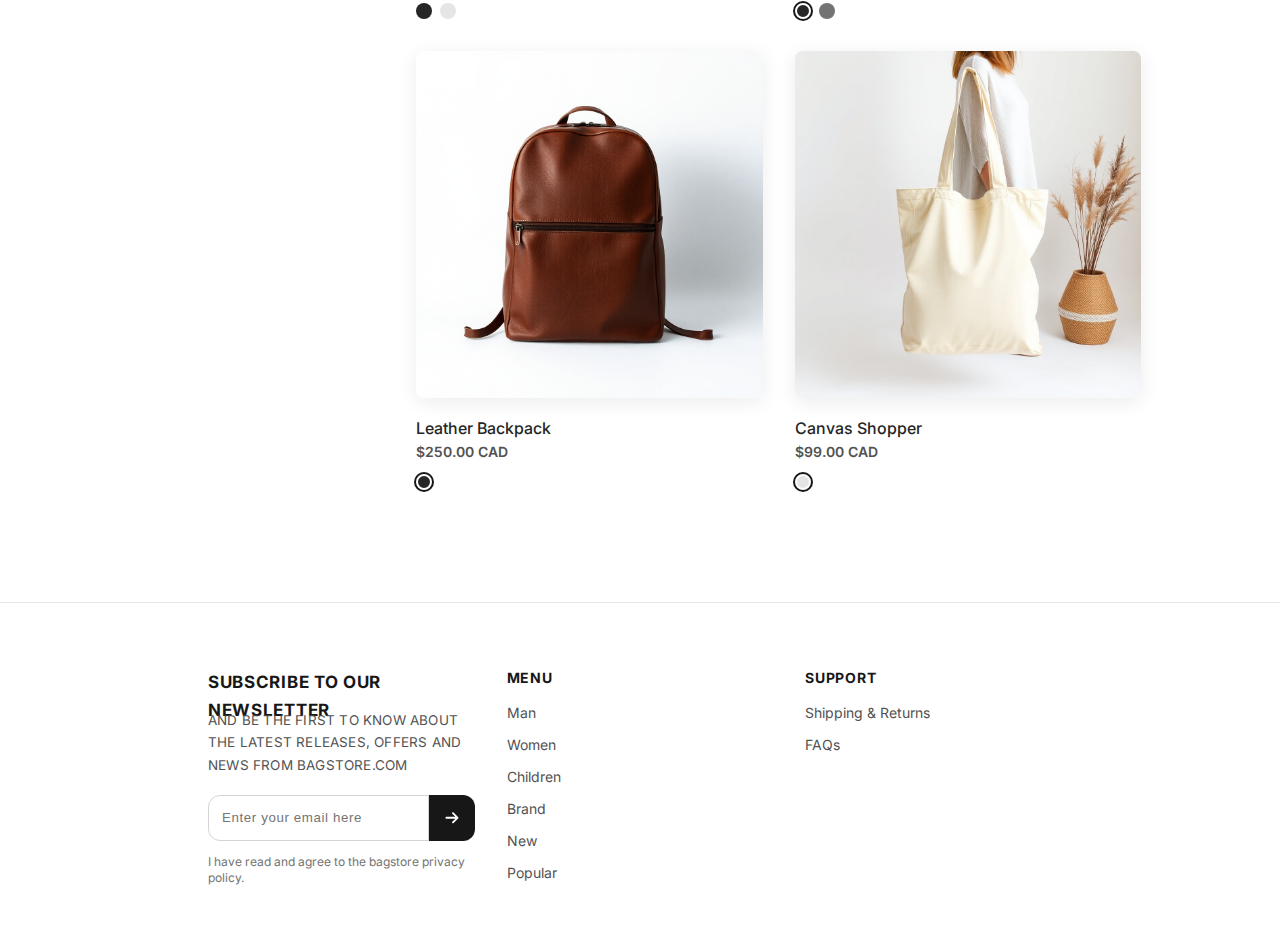
<file: pages/featured.html>
<!DOCTYPE html>
<html lang="en">
  <head>
    <meta charset="UTF-8" />
    <meta name="viewport" content="width=device-width, initial-scale=1.0" />
    <meta name="author" content="MS" />
    <meta name="description" content="Shop at Bagstore." />
    <link
      rel="icon"
      href="../assets/images/img/iconn.png"
      type="image/x-icon"
    />
    <link rel="stylesheet" href="../assets/vendor/reset.css" />
    <link rel="stylesheet" href="../assets/styles/styles.css" />
    <link rel="stylesheet" href="../assets/styles/components/breadcrumb.css" />
    <link rel="stylesheet" href="../assets/styles/components/header.css" />
    <link rel="stylesheet" href="../assets/styles/components/footer.css" />
    <link rel="stylesheet" href="../assets/styles/pages/featured.css" />
    <link rel="preconnect" href="https://fonts.googleapis.com" />
    <link rel="preconnect" href="https://fonts.gstatic.com" crossorigin />
    <link
      href="https://fonts.googleapis.com/css2?family=Dancing+Script:wght@400..700&family=Inter:ital,opsz,wght@0,14..32,100..900;1,14..32,100..900&family=Open+Sans:ital,wght@0,300..800;1,300..800&family=Outfit:wght@100..900&family=Plus+Jakarta+Sans:ital,wght@0,200..800;1,200..800&display=swap"
      rel="stylesheet"
    />
    <title>Bagstore</title>
  </head>
  <body>
    <div class="frame">
      <header role="banner">
        <div class="header-container">
          <div>
            <img src="../assets/images/svg/tabs.svg" alt="tabs-icon" />
            <a href="../index.html">Bagstore</a>
          </div>
          <nav aria-label="Main Navigation">
            <ul>
              <li><a href="#">Men</a></li>
              <li><a href="#">Women</a></li>
              <li><a href="#">Children</a></li>
              <li><a href="#">Brand</a></li>
              <li><a href="#">New</a></li>
              <li><a href="#">Popular</a></li>
            </ul>
          </nav>
          <div>
            <input type="text" placeholder="Search..." aria-label="Search" />

            <a href="#">About</a>
            <a href="#">FAQs</a>

            <nav aria-label="User Menu">
              <a href="#">
                <img src="../assets/images/svg/person.svg" alt="person-icon" />
              </a>
              <a href="#">
                <img src="../assets/images/svg/heart.svg" alt="heart-icon" />
              </a>
              <a href="#">
                <img
                  src="../assets/images/svg/bag.svg"
                  alt="shoppingbag-icon"
                />
                <img
                  src="../assets/images/svg/notification.svg"
                  alt="notification"
                />
              </a>
            </nav>
          </div>
        </div>
      </header>
      <!-- ///main -->
      <main role="main">
        <nav aria-label="Breadcrumb" class="breadcrumb-nav">
          <ol class="breadcrumb">
            <li class="breadcrumb-item"><a href="../index.html">Home</a></li>
            <li class="mx-2">/</li>
            <li class="breadcrumb-item"><a href="/woman">Woman</a></li>
            <li class="mx-2">/</li>
            <li class="breadcrumb-item active" aria-current="page">All Bags</li>
          </ol>
        </nav>
        <div class="content">
          <aside
            class="filters"
            role="complementary"
            aria-label="Product Filters"
          >
            <div class="filter-container">
              <div class="filters-header">
                <h3>Filters</h3>
                <span role="button" tabindex="0">Clear all</span>
              </div>
              <div class="category">
                <h4>Category</h4>
                <div class="inputs">
                  <div><input type="checkbox" /> <span>All Bags</span></div>
                  <div><input type="checkbox" /><span>Totes</span></div>
                  <div><input type="checkbox" /><span>Crossbody</span></div>
                  <div><input type="checkbox" /><span>Satchels</span></div>
                  <div><input type="checkbox" /><span>Clutches</span></div>
                </div>
              </div>
              <div class="price-range">
                <h4>Price Range</h4>
                <div class="range">
                  <div></div>
                  <div><span>$50</span><span>$500+</span></div>
                </div>
              </div>
              <div class="colors">
                <h4>Color</h4>
                <div class="color-palette">
                  <div></div>
                  <div></div>
                  <div></div>
                  <div></div>
                  <div></div>
                  <div></div>
                  <div></div>
                </div>
              </div>
              <div class="brand">
                <h4>Brand</h4>
                <div class="inputs brands">
                  <div><input type="checkbox" /> <span>Bagstore</span></div>
                  <div><input type="checkbox" /><span>Artisan Co.</span></div>
                  <div><input type="checkbox" /><span>Urban Vogue</span></div>
                </div>
              </div>
            </div>
          </aside>
          <section class="items" aria-label="Product Listings">
            <div class="items-header">
              <h1>Women's Bags</h1>
              <div>
                <p>Showing 1-12 of 84 products</p>
                <button aria-haspopup="listbox">Sort by: Most Popular</button>
              </div>
            </div>
            <div class="items-content">
              <div class="single-item">
                <a class="item-img" href="./item.html">
                  <div class="img-icons heart">
                    <div>
                      <img
                        src="../assets/images/svg/heart-circle.svg"
                        alt="heart-icon"
                      />
                    </div>
                  </div>
                  <div class="img-icons cart">
                    <img
                      src="../assets/images/svg/cart-circle.svg"
                      alt="cart-icon"
                    />
                  </div>
                  <img
                    src="../assets/images/img/features/hobo.png"
                    alt="hobo bag"
                  />
                </a>

                <p class="item-name">Hobo Small</p>
                <p class="item-price">$199.00 CAD</p>
                <div class="item-colors" aria-label="Available colors">
                  <div class="bl checked-circle"></div>
                  <div class="wh"></div>
                  <div class="nv"></div>
                </div>
              </div>
              <div class="single-item">
                <a class="item-img" href="./item.html">
                  <img
                    src="../assets/images/img/features/satchel.png"
                    alt="satchel bag"
                  />
                </a>

                <p class="item-name">Satchel Medium</p>
                <p class="item-price">$249.00 CAD</p>
                <div class="item-colors" aria-label="Available colors">
                  <div class="bl"></div>
                  <div class="wh checked-circle"></div>
                  <div class="nv"></div>
                </div>
              </div>
              <div class="single-item">
                <a class="item-img" href="./item.html">
                  <img
                    src="../assets/images/img/features/tote-large.png"
                    alt="tote bag"
                  />
                </a>

                <p class="item-name">Tote Large</p>
                <p class="item-price">$299.00 CAD</p>
                <div class="item-colors" aria-label="Available colors">
                  <div class="bl"></div>
                  <div class="wh"></div>
                  <div class="nv checked-circle"></div>
                </div>
              </div>
              <div class="single-item">
                <a class="item-img" href="./item.html">
                  <img
                    src="../assets/images/img/features/crossbody.png"
                    alt="crossbody bag"
                  />
                </a>

                <p class="item-name">Crossbody Compact</p>
                <p class="item-price">$179.00 CAD</p>
                <div class="item-colors" aria-label="Available colors">
                  <div class="bl checked-circle"></div>
                  <div class="wh"></div>
                  <div class="nv"></div>
                </div>
              </div>
              <div class="single-item">
                <a class="item-img" href="./item.html">
                  <img
                    src="../assets/images/img/features/woven.png"
                    alt="woven bag"
                  />
                </a>

                <p class="item-name">Woven Tote</p>
                <p class="item-price">$320.00 CAD</p>
                <div class="item-colors" aria-label="Available colors">
                  <div class="bl"></div>
                  <div class="wh"></div>
                </div>
              </div>
              <div class="single-item">
                <a class="item-img" href="./item.html">
                  <img
                    src="../assets/images/img/features/clutch.png"
                    alt="clutch bag"
                  />
                </a>

                <p class="item-name">Mini Clutch</p>
                <p class="item-price">$150.00 CAD</p>
                <div class="item-colors" aria-label="Available colors">
                  <div class="bl checked-circle"></div>
                  <div class="nv"></div>
                </div>
              </div>
              <div class="single-item">
                <a class="item-img" href="./item.html">
                  <img
                    src="../assets/images/img/features/backpack.png"
                    alt="backpack bag"
                  />
                </a>

                <p class="item-name">Leather Backpack</p>
                <p class="item-price">$250.00 CAD</p>
                <div class="item-colors" aria-label="Available colors">
                  <div class="bl checked-circle"></div>
                </div>
              </div>
              <div class="single-item">
                <a class="item-img" href="./item.html">
                  <img
                    src="../assets/images/img/features/canvas.png"
                    alt="canvas bag"
                  />
                </a>

                <p class="item-name">Canvas Shopper</p>
                <p class="item-price">$99.00 CAD</p>
                <div class="item-colors" aria-label="Available colors">
                  <div class="wh checked-circle"></div>
                </div>
              </div>
            </div>
          </section>
        </div>
      </main>
      <!-- ////foooter//// -->
      <footer role="contentinfo">
        <div class="footer-container">
          <div class="subscription">
            <h3>SUBSCRIBE TO OUR NEWSLETTER</h3>
            <p>
              AND BE THE FIRST TO KNOW ABOUT THE LATEST RELEASES, OFFERS AND
              NEWS FROM BAGSTORE.COM
            </p>
            <div>
              <input
                type="text"
                placeholder="Enter your email here"
                aria-label="Newsletter Email"
              />
              <div>
                <img
                  src="../assets/images/svg/arrow-right.svg"
                  alt="arrow-right-icon"
                />
              </div>
            </div>
            <span>I have read and agree to the bagstore privacy policy.</span>
          </div>
          <div class="footer-links">
            <h3>Menu</h3>
            <nav aria-label="Footer Menu">
              <ul>
                <li><a href="#">Man</a></li>
                <li><a href="#">Women</a></li>
                <li><a href="#">Children</a></li>
                <li><a href="#">Brand</a></li>
                <li><a href="#">New</a></li>
                <li><a href="#">Popular</a></li>
              </ul>
            </nav>
          </div>
          <div class="footer-links">
            <h3>Support</h3>
            <nav aria-label="Footer Support">
              <ul>
                <li><a href="#">Shipping & Returns</a></li>
                <li><a href="#">FAQs</a></li>
              </ul>
            </nav>
          </div>
        </div>
      </footer>
    </div>
  </body>
</html>
</file>
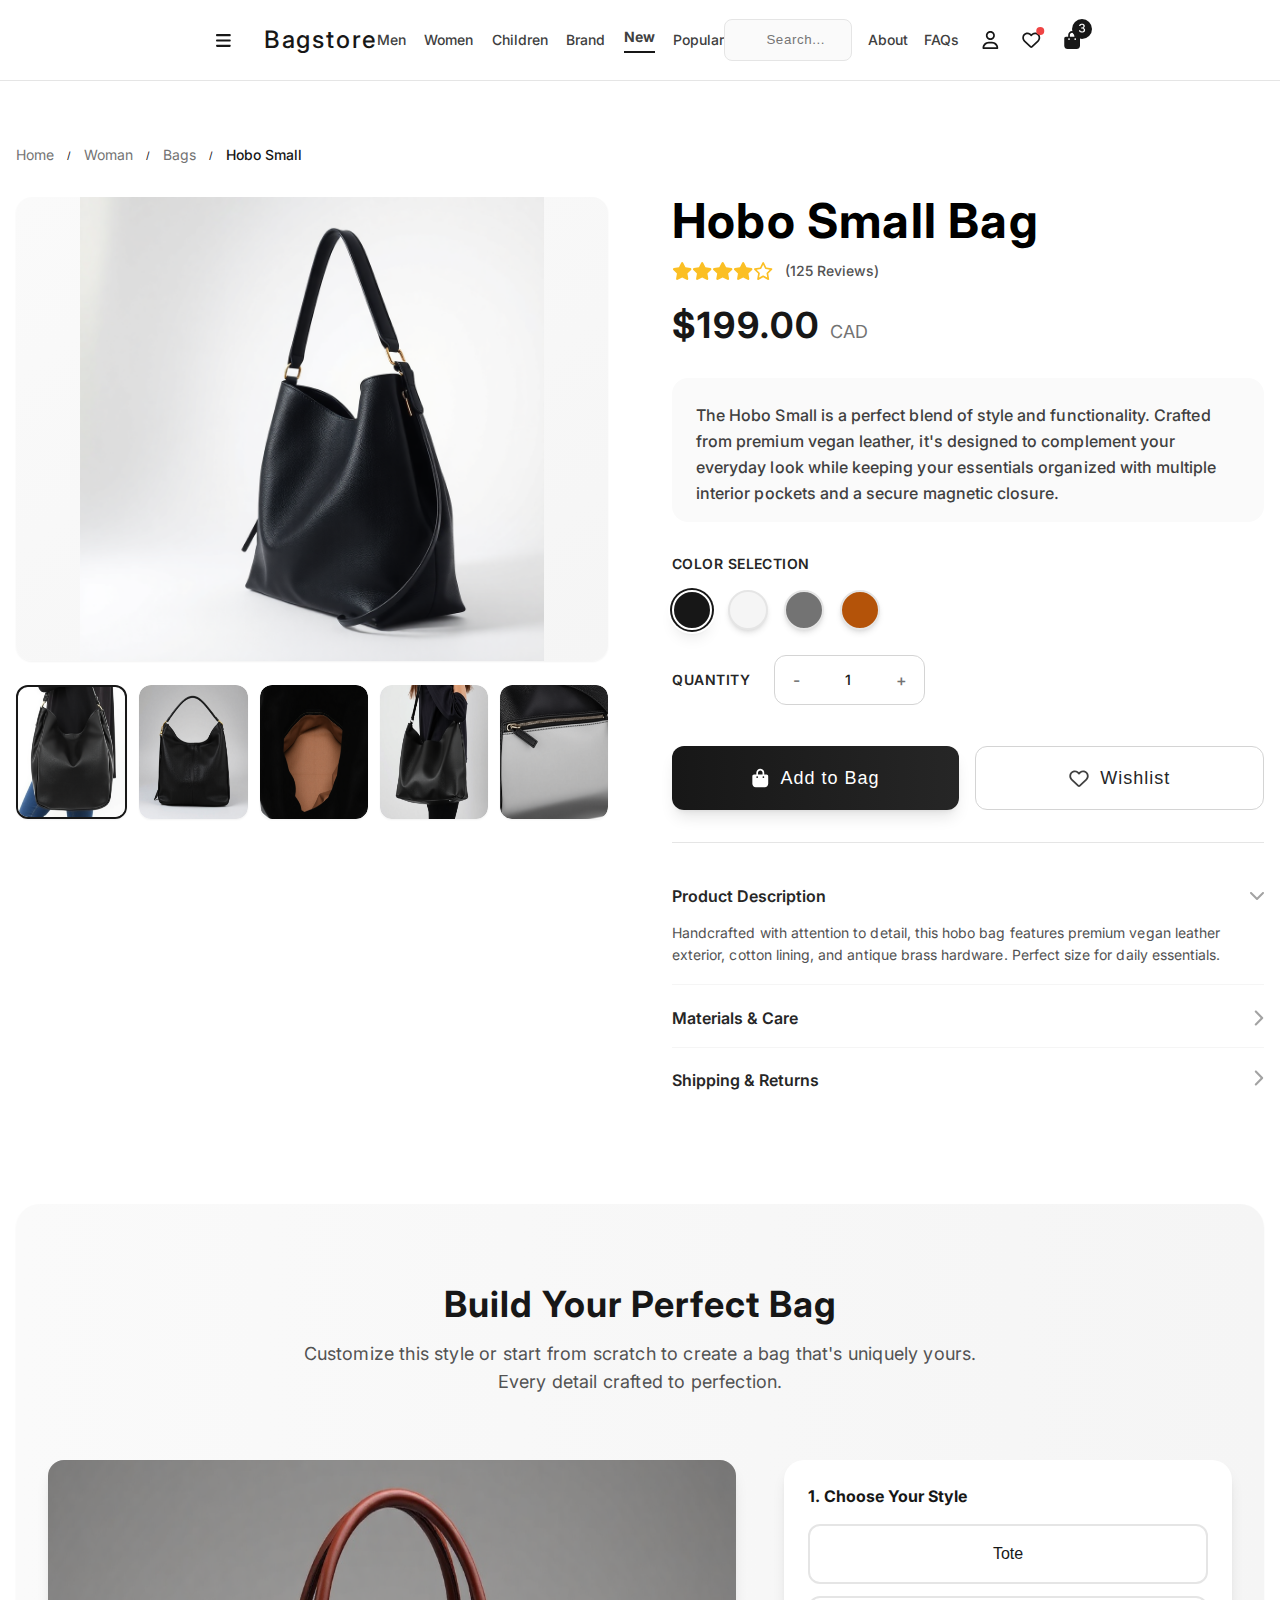
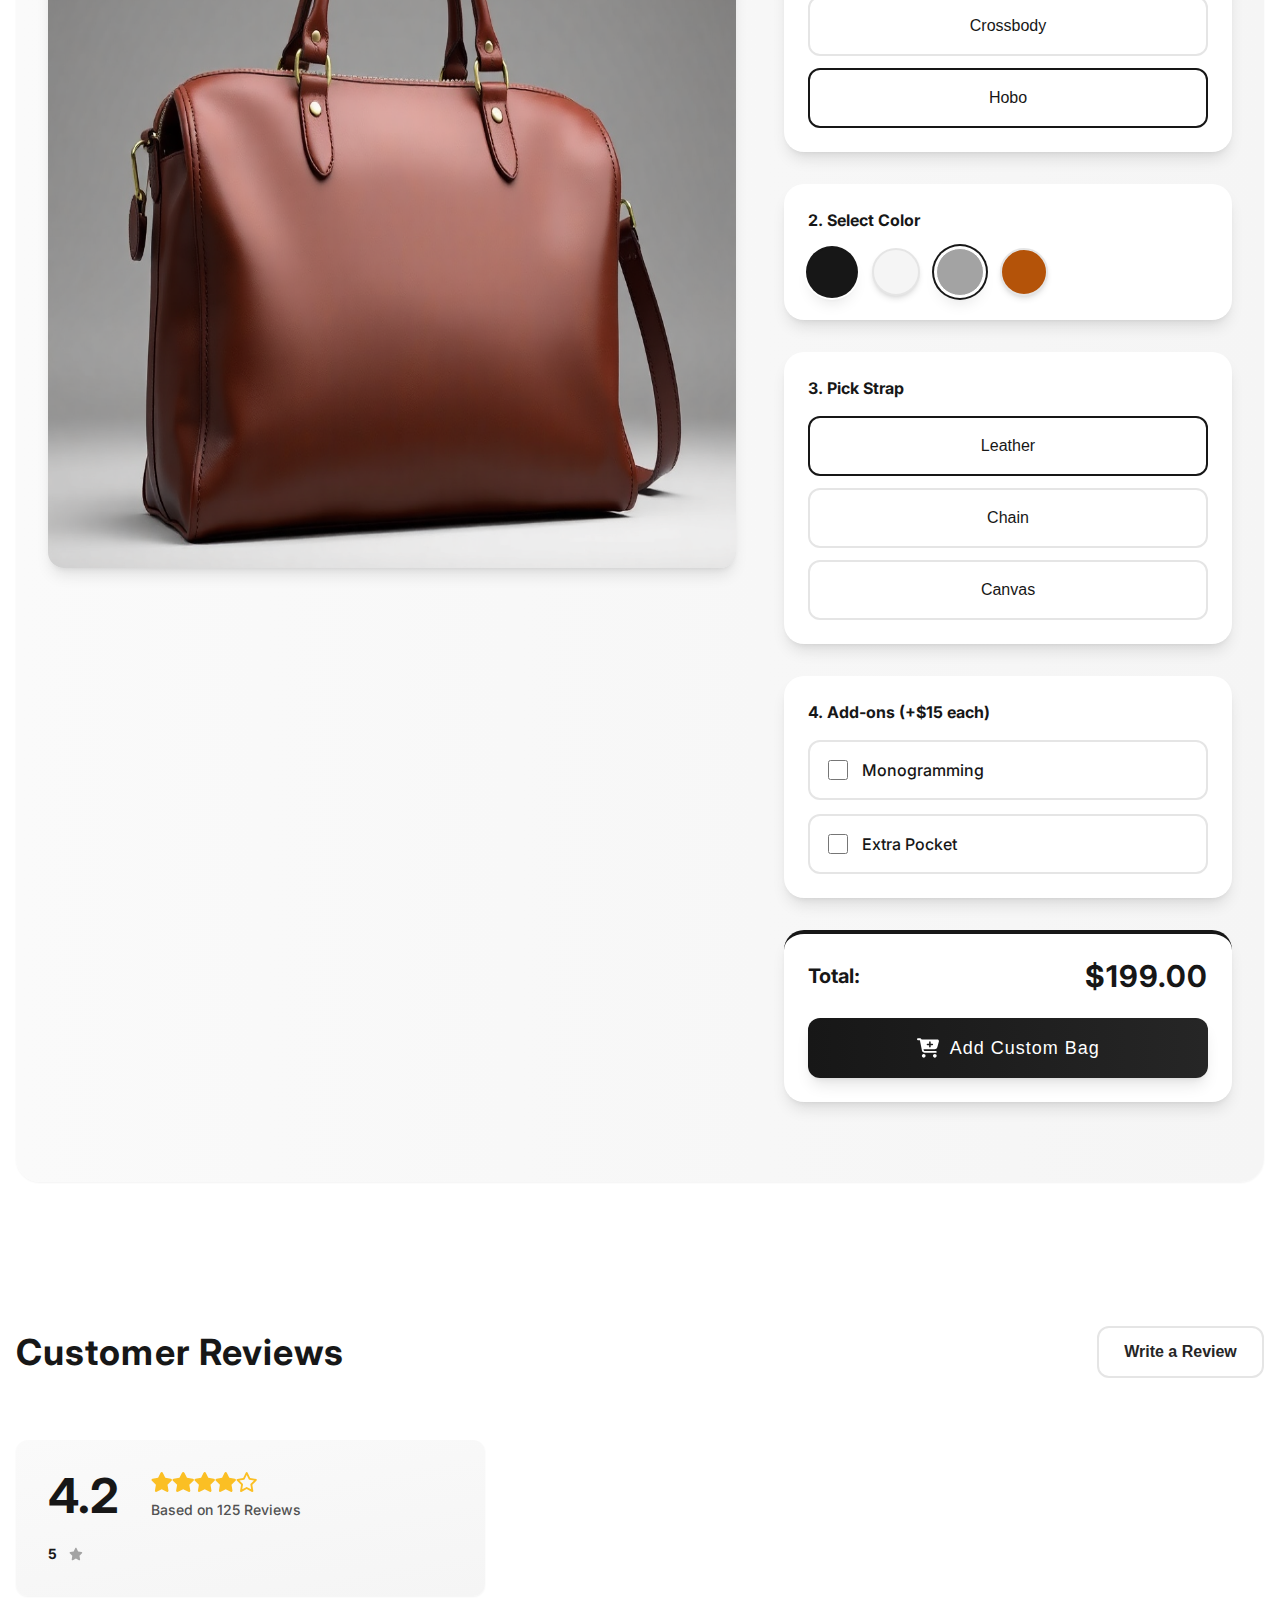
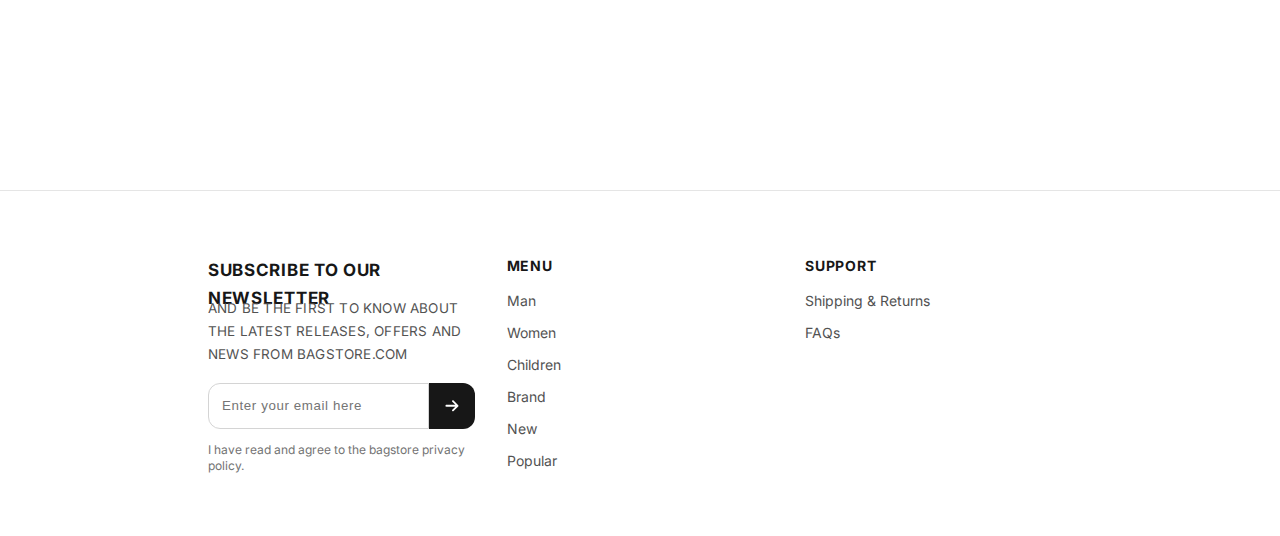
<file: pages/item.html>
<!DOCTYPE html>
<html lang="en">
  <head>
    <meta charset="UTF-8" />
    <meta name="viewport" content="width=device-width, initial-scale=1.0" />
    <meta name="author" content="MS" />
    <meta name="description" content="Shop at Bagstore." />
    <link
      rel="icon"
      href="../assets/images/img/iconn.png"
      type="image/x-icon"
    />
    <link rel="stylesheet" href="../assets/vendor/reset.css" />
    <link rel="stylesheet" href="../assets/styles/styles.css" />
    <link rel="stylesheet" href="../assets/styles/components/buildbag.css" />
    <link rel="stylesheet" href="../assets/styles/components/header.css" />
    <link rel="stylesheet" href="../assets/styles/components/footer.css" />
    <link rel="stylesheet" href="../assets/styles/components/gallery.css" />
    <link rel="stylesheet" href="../assets/styles/components/breadcrumb.css" />
    <link rel="stylesheet" href="../assets/styles/pages/item.css" />
    <link rel="preconnect" href="https://fonts.googleapis.com" />
    <link rel="preconnect" href="https://fonts.gstatic.com" crossorigin />
    <link
      href="https://fonts.googleapis.com/css2?family=Dancing+Script:wght@400..700&family=Inter:ital,opsz,wght@0,14..32,100..900;1,14..32,100..900&family=Open+Sans:ital,wght@0,300..800;1,300..800&family=Outfit:wght@100..900&family=Plus+Jakarta+Sans:ital,wght@0,200..800;1,200..800&display=swap"
      rel="stylesheet"
    />
    <title>Bagstore</title>
  </head>
  <body>
    <div class="frame">
      <header role="banner">
        <div class="header-container">
          <div>
            <img src="../assets/images/svg/tabs.svg" alt="tabs-icon" />
            <a href="../index.html">Bagstore</a>
          </div>
          <nav aria-label="Main Navigation">
            <ul>
              <li><a href="#">Men</a></li>
              <li><a href="#">Women</a></li>
              <li><a href="#">Children</a></li>
              <li><a href="#">Brand</a></li>
              <li><a href="#">New</a></li>
              <li><a href="#">Popular</a></li>
            </ul>
          </nav>
          <div>
            <input
              type="text"
              name="search"
              placeholder="Search..."
              aria-label="Search products"
            />
            <a href="#">About</a>
            <a href="#">FAQs</a>
            <nav aria-label="User Menu">
              <a href="#">
                <img src="../assets/images/svg/person.svg" alt="person-icon" />
              </a>
              <a href="#">
                <img src="../assets/images/svg/heart.svg" alt="heart-icon" />
              </a>
              <a href="#">
                <img
                  src="../assets/images/svg/bag.svg"
                  alt="shoppingbag-icon"
                />
                <img
                  src="../assets/images/svg/notification.svg"
                  alt="notification"
                />
              </a>
            </nav>
          </div>
        </div>
      </header>

      <main role="main">
        <section class="add-bag" aria-labelledby="add-bag-title">
          <nav aria-label="Breadcrumb" class="breadcrumb-nav">
            <ol class="breadcrumb">
              <li class="breadcrumb-item"><a href="../index.html">Home</a></li>
              <li class="mx-2">/</li>
              <li class="breadcrumb-item"><a href="/woman">Woman</a></li>
              <li class="mx-2">/</li>
              <li class="breadcrumb-item">
                <a href="../pages/featured.html">Bags</a>
              </li>
              <li class="mx-2">/</li>
              <li class="breadcrumb-item active" aria-current="page">
                Hobo Small
              </li>
            </ol>
          </nav>

          <article class="hobo-small">
            <div
              class="tote-gallery"
              role="region"
              aria-label="Product Gallery"
            >
              <div class="gallery-header">
                <img src="../assets/images/img/item/main.png" alt="tote bag" />
              </div>
              <div class="gallery-items">
                <div class="g-item">
                  <img
                    src="../assets/images/img/item/first.png"
                    alt="tote bag"
                  />
                </div>
                <div class="g-item">
                  <img
                    src="../assets/images/img/item/second.png"
                    alt="tote bag"
                  />
                </div>
                <div class="g-item">
                  <img
                    src="../assets/images/img/item/third.png"
                    alt="tote bag"
                  />
                </div>
                <div class="g-item">
                  <img
                    src="../assets/images/img/item/forth.png"
                    alt="tote bag"
                  />
                </div>
                <div class="g-item">
                  <img
                    src="../assets/images/img/item/fifth.png"
                    alt="tote bag"
                  />
                </div>
              </div>
            </div>

            <div class="tote-bag" role="region" aria-label="Product Details">
              <div class="bag-header">
                <h2>Hobo Small Bag</h2>
                <div class="rate-cont">
                  <div class="stars" aria-label="Rating: 4 out of 5 stars">
                    <img src="../assets/images/svg/star.svg" alt="star icon" />
                    <img src="../assets/images/svg/star.svg" alt="star icon" />
                    <img src="../assets/images/svg/star.svg" alt="star icon" />
                    <img src="../assets/images/svg/star.svg" alt="star icon" />
                    <img
                      src="../assets/images/svg/empty-star.svg"
                      alt="star icon"
                    />
                  </div>
                  <span>(125 Reviews)</span>
                </div>
                <div class="bag-price">
                  <p>$199.00 </p>
                  <span>CAD</span>
                </div>
              </div>

              <div class="bag-desc">
                <p>
                  The Hobo Small is a perfect blend of style and functionality.
                  Crafted from premium vegan leather, it's designed to
                  complement your everyday look while keeping your essentials
                  organized with multiple interior pockets and a secure magnetic
                  closure.
                </p>
              </div>

              <div class="color-section">
                <div class="colors">
                  <p>color selection</p>
                  <div
                    class="color-palette"
                    role="group"
                    aria-label="Color selection"
                  >
                    <div class="bl"></div>
                    <div class="wh"></div>
                    <div class="gr"></div>
                    <div class="or"></div>
                  </div>
                </div>
                <div class="quantity">
                  <p>quantity</p>
                  <div
                    class="plus"
                    role="spinbutton"
                    aria-label="Select quantity"
                  >
                    <span>-</span>
                    <p>1</p>
                    <span>+</span>
                  </div>
                </div>
              </div>

              <div
                class="bag-buttons"
                role="region"
                aria-label="Product Actions"
              >
                <button>
                  <a href="./cart.html">
                    <img src="../assets/images/svg/bags.svg" alt="cart icon" />
                    Add to Bag
                  </a>
                </button>
                <button>
                  <a href="#">
                    <img
                      src="../assets/images/svg/heart-circle.svg"
                      alt="wishlist icon"
                    />
                    Wishlist
                  </a>
                </button>
              </div>

              <div
                class="product-description"
                role="region"
                aria-label="Product Description"
              >
                <div class="p-d-item">
                  <div>
                    <p>Product Description</p>
                    <button aria-expanded="false">
                      <img
                        src="../assets/images/svg/arrow-down.svg"
                        alt="arrow down"
                      />
                    </button>
                  </div>
                  <p>
                    Handcrafted with attention to detail, this hobo bag features
                    premium vegan leather exterior, cotton lining, and antique
                    brass hardware. Perfect size for daily essentials.
                  </p>
                </div>

                <div class="p-d-item">
                  <div>
                    <p>Materials & Care</p>
                    <button class="open-btn" aria-expanded="false">
                      <img
                        src="../assets/images/svg/arrow-open.svg"
                        alt="arrow down"
                      />
                    </button>
                  </div>
                </div>

                <div class="shipping">
                  <p>Shipping & Returns</p>
                  <button class="open-btn" aria-expanded="false">
                    <img
                      src="../assets/images/svg/arrow-open.svg"
                      alt="arrow down"
                    />
                  </button>
                </div>
              </div>
            </div>
          </article>
        </section>

        <!-- buildbag -->
        <section class="build-bag" aria-labelledby="build-bag-title">
          <div class="build-header">
            <h2>Build Your Perfect Bag</h2>
            <p>
              Customize this style or start from scratch to create a bag that's
              uniquely yours. Every detail crafted to perfection.
            </p>
          </div>
          <div class="build-content">
            <div class="build-img">
              <div>
                <img
                  src="../assets/images/img/item/darkorange.png"
                  alt="orange bag"
                />
              </div>
            </div>
            <div class="filter">
              <div>
                <h2>1. Choose Your Style</h2>
                <div class="filter-buttons">
                  <button>Tote</button>
                  <button>Crossbody</button>
                  <button class="bord-bttn">Hobo</button>
                </div>
              </div>
              <div>
                <h2>2. Select Color</h2>
                <div
                  class="color-palette fill"
                  role="group"
                  aria-label="Bag color options"
                >
                  <div class="bl"></div>
                  <div class="wh"></div>
                  <div class="gr"></div>
                  <div class="or"></div>
                </div>
              </div>
              <div>
                <h2>3. Pick Strap</h2>
                <div class="filter-buttons">
                  <button class="bord-bttn">Leather</button>
                  <button>Chain</button>
                  <button>Canvas</button>
                </div>
              </div>
              <div>
                <h2>4. Add-ons <span>(+$15 each)</span></h2>
                <div class="fil-inputs" role="group" aria-label="Add-ons">
                  <div>
                    <input type="text" aria-label="Monogramming" />
                    <p>Monogramming</p>
                  </div>
                  <div>
                    <input type="text" aria-label="Extra Pocket" />
                    <p>Extra Pocket</p>
                  </div>
                </div>
              </div>
              <div
                class="fil-bttn"
                role="region"
                aria-label="Add custom bag actions"
              >
                <div class="total-price">
                  <h3>Total:</h3>
                  <p>$199.00</p>
                </div>
                <button>
                  <a href="./pages/shoppingBag.html">
                    <img src="../assets/images/svg/cart.svg" alt="cart icon" />
                    Add Custom Bag
                  </a>
                </button>
              </div>
            </div>
          </div>
        </section>

        <section
          class="reviews-section"
          role="region"
          aria-label="Customer Reviews"
        >
          <div class="customer-reviews">
            <p>Customer Reviews</p>
            <button>Write a Review</button>
          </div>
          <div class="reviews-cont">
            <div>
              <p>4.2</p>
              <div class="rate-cont rev" aria-label="Overall Rating">
                <div class="stars">
                  <img src="../assets/images/svg/star.svg" alt="star icon" />
                  <img src="../assets/images/svg/star.svg" alt="star icon" />
                  <img src="../assets/images/svg/star.svg" alt="star icon" />
                  <img src="../assets/images/svg/star.svg" alt="star icon" />
                  <img
                    src="../assets/images/svg/empty-star.svg"
                    alt="star icon"
                  />
                </div>
                <span>Based on 125 Reviews</span>
              </div>
            </div>
            <div>
              <p>5</p>
              <img src="../assets/images/svg/gray-star.svg" alt="gray star" />
            </div>
          </div>
        </section>
      </main>

      <footer role="contentinfo">
        <div class="footer-container">
          <div
            class="subscription"
            role="region"
            aria-label="Newsletter Subscription"
          >
            <h3>SUBSCRIBE TO OUR NEWSLETTER</h3>
            <p>
              AND BE THE FIRST TO KNOW ABOUT THE LATEST RELEASES, OFFERS AND
              NEWS FROM BAGSTORE.COM
            </p>
            <div>
              <input
                type="text"
                name="search"
                placeholder="Enter your email here"
                aria-label="Enter your email"
              />
              <div>
                <img
                  src="../assets/images/svg/arrow-right.svg"
                  alt="arrow-right-icon"
                />
              </div>
            </div>
            <span>I have read and agree to the bagstore privacy policy.</span>
          </div>

          <div class="footer-links" role="navigation" aria-label="Footer Menu">
            <h3>Menu</h3>
            <nav>
              <ul>
                <li><a href="#">Man</a></li>
                <li><a href="#">Women</a></li>
                <li><a href="#">Children</a></li>
                <li><a href="#">Brand</a></li>
                <li><a href="#">New</a></li>
                <li><a href="#">Popular</a></li>
              </ul>
            </nav>
          </div>

          <div
            class="footer-links"
            role="navigation"
            aria-label="Footer Support"
          >
            <h3>Support</h3>
            <nav>
              <ul>
                <li><a href="#">Shipping & Returns</a></li>
                <li><a href="#">FAQs</a></li>
              </ul>
            </nav>
          </div>
        </div>
      </footer>
    </div>
  </body>
</html>
</file>
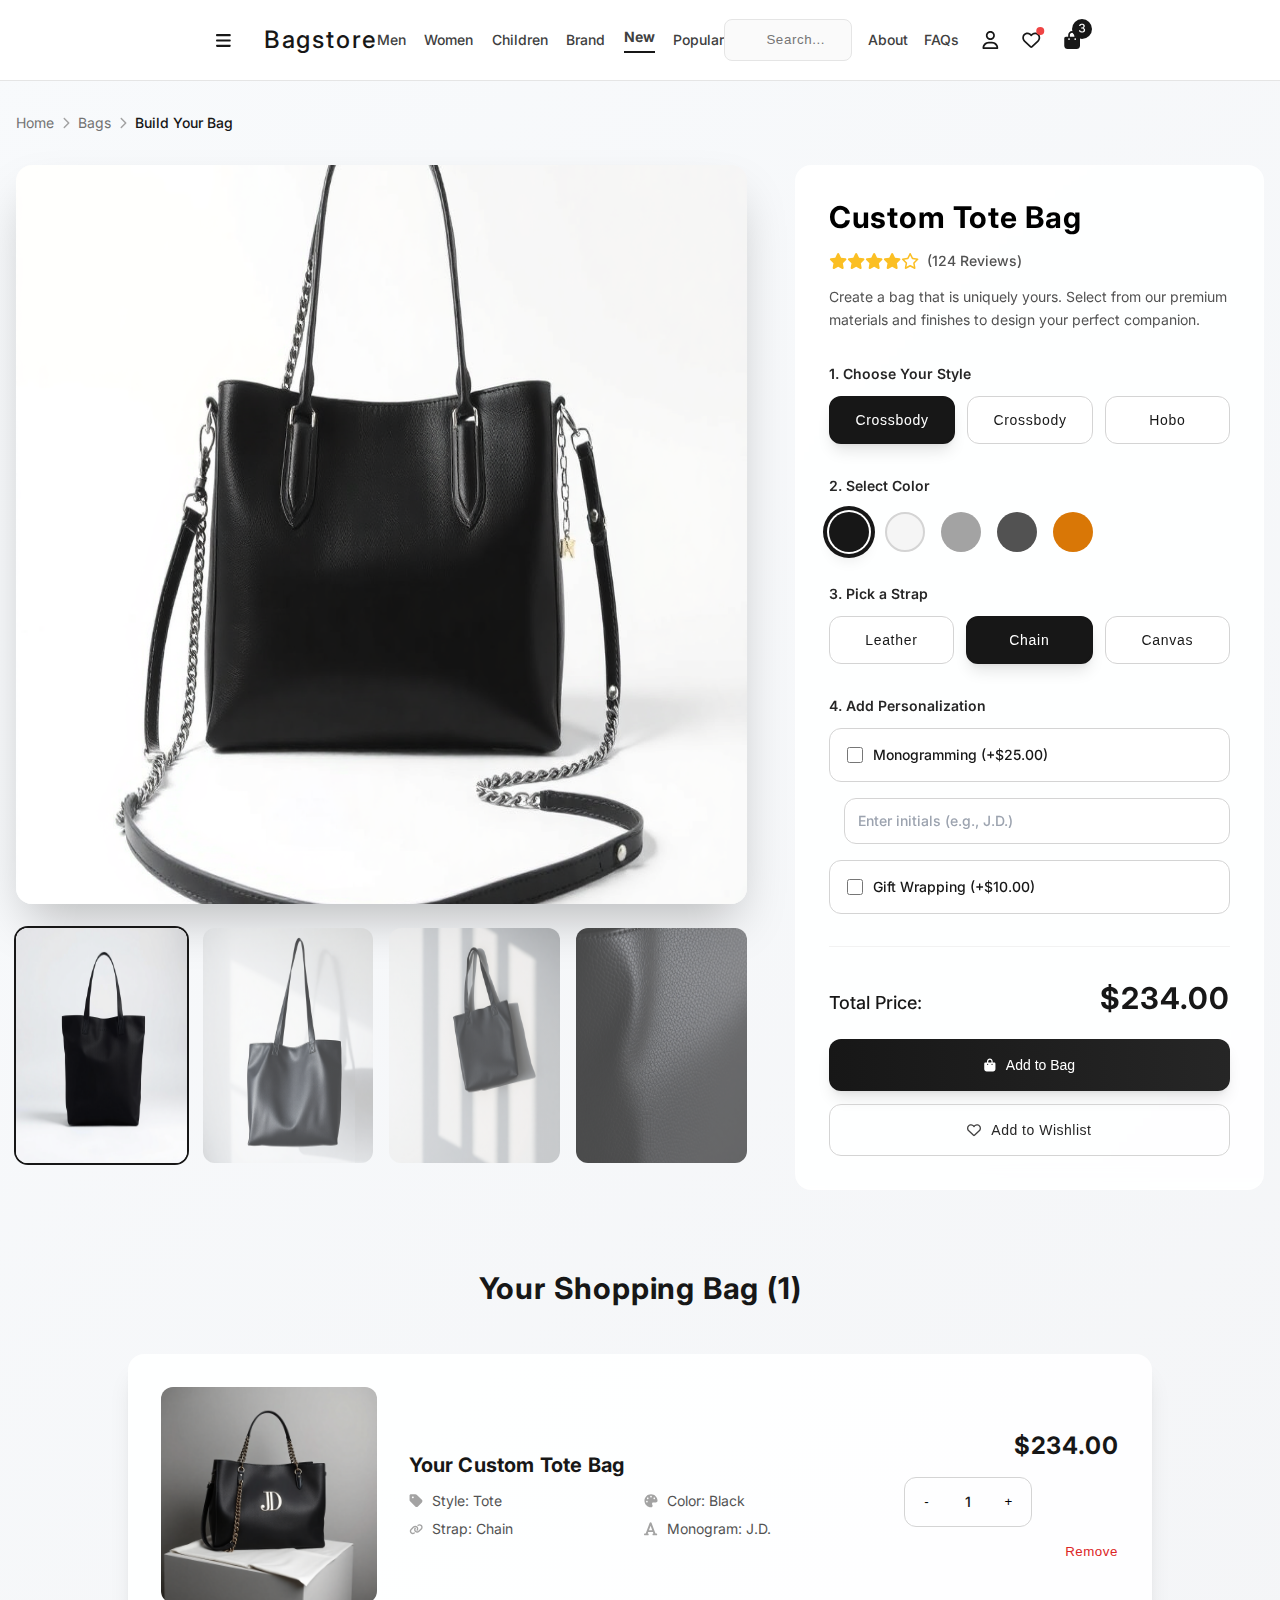
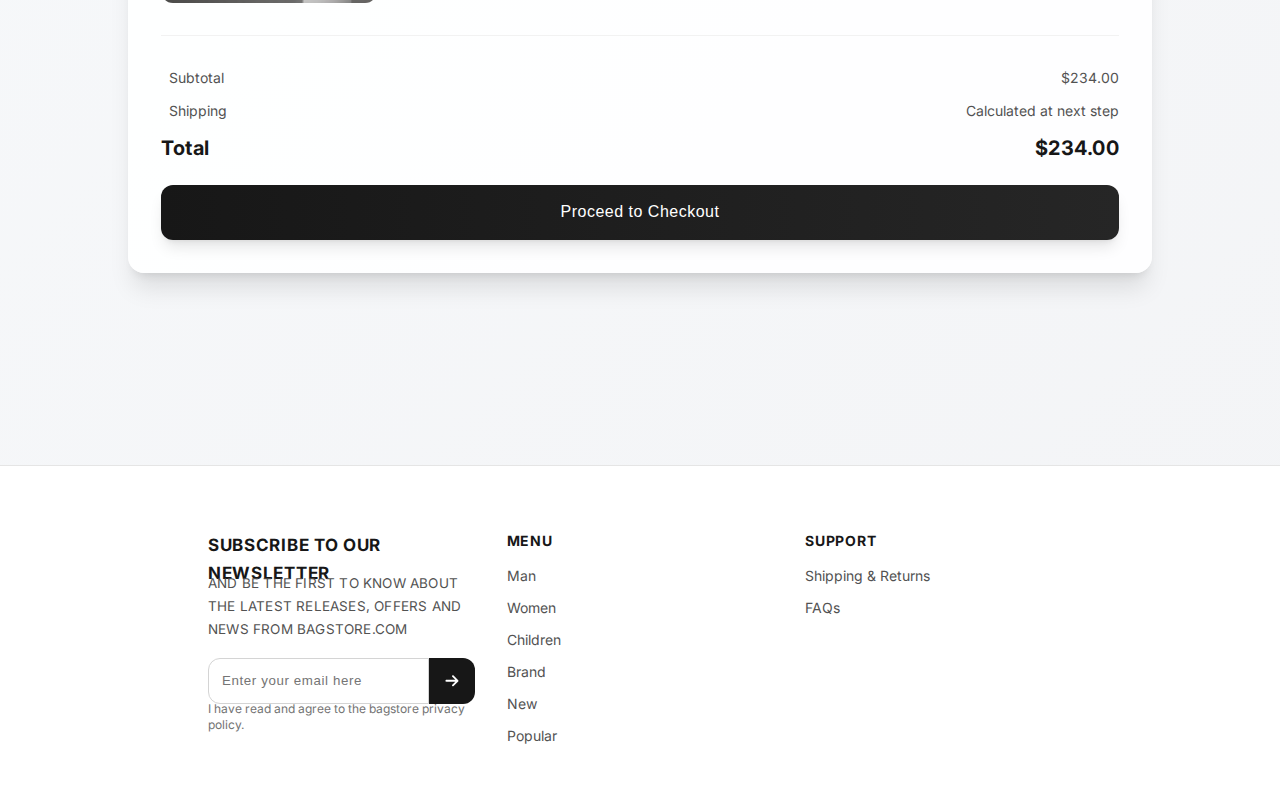
<file: pages/shoppingBag.html>
<!DOCTYPE html>
<html lang="en">
  <head>
    <meta charset="UTF-8" />
    <meta name="viewport" content="width=device-width, initial-scale=1.0" />
    <meta name="author" content="MS" />
    <meta name="description" content="Shop at Bagstore." />
    <link
      rel="icon"
      href="../assets/images/img/iconn.png"
      type="image/x-icon"
    />
    <link rel="stylesheet" href="../assets/vendor/reset.css" />
    <link rel="stylesheet" href="../assets/styles/styles.css" />
    <link rel="stylesheet" href="../assets/styles/components/header.css" />
    <link rel="stylesheet" href="../assets/styles/components/footer.css" />
    <link rel="stylesheet" href="../assets/styles/components/gallery.css" />
    <link rel="stylesheet" href="../assets/styles/components/breadcrumb.css" />
    <link rel="stylesheet" href="../assets/styles/pages/shoppingBag.css" />
    <link rel="preconnect" href="https://fonts.googleapis.com" />
    <link rel="preconnect" href="https://fonts.gstatic.com" crossorigin />
    <link
      href="https://fonts.googleapis.com/css2?family=Dancing+Script:wght@400..700&family=Inter:ital,opsz,wght@0,14..32,100..900;1,14..32,100..900&family=Open+Sans:ital,wght@0,300..800;1,300..800&family=Outfit:wght@100..900&family=Plus+Jakarta+Sans:ital,wght@0,200..800;1,200..800&display=swap"
      rel="stylesheet"
    />
    <title>Bagstore</title>
  </head>
  <body>
    <div class="frame">
      <header role="banner">
        <div class="header-container">
          <div>
            <img src="../assets/images/svg/tabs.svg" alt="menu icon" />
            <a href="../index.html" aria-label="Go to Bagstore homepage"
              >Bagstore</a
            >
          </div>
          <nav role="navigation" aria-label="Main menu">
            <ul>
              <li><a href="#">Men</a></li>
              <li><a href="#">Women</a></li>
              <li><a href="#">Children</a></li>
              <li><a href="#">Brand</a></li>
              <li><a href="#">New</a></li>
              <li><a href="#">Popular</a></li>
            </ul>
          </nav>
          <div>
            <input type="text" name="search" placeholder="Search..." />

            <a href="#" aria-label="About page">About</a>
            <a href="#" aria-label="Frequently Asked Questions">FAQs</a>

            <nav role="navigation" aria-label="User actions">
              <a href="#" aria-label="User account">
                <img src="../assets/images/svg/person.svg" alt="account icon" />
              </a>
              <a href="#" aria-label="Wishlist">
                <img src="../assets/images/svg/heart.svg" alt="wishlist icon" />
              </a>
              <a href="#" aria-label="Shopping bag">
                <img
                  src="../assets/images/svg/bag.svg"
                  alt="shopping bag icon"
                />
                <img
                  src="../assets/images/svg/notification.svg"
                  alt="notification icon"
                />
              </a>
            </nav>
          </div>
        </div>
      </header>

      <main role="main">
        <nav aria-label="Breadcrumb" class="breadcrumb-nav">
          <ol class="breadcrumb">
            <li class="breadcrumb-item"><a href="../index.html">Home</a></li>
            <li class="mx-2">
              <img src="../assets/images/svg/arrow.svg" alt="arrow separator" />
            </li>
            <li class="breadcrumb-item"><a href="./featured.html">Bags</a></li>
            <li class="mx-2">
              <img src="../assets/images/svg/arrow.svg" alt="arrow separator" />
            </li>
            <li class="breadcrumb-item active" aria-current="page">
              Build Your Bag
            </li>
          </ol>
        </nav>

        <section class="custom-section" aria-labelledby="custom-tote-title">
          <div class="tote-gallery">
            <div class="gallery-header">
              <img
                src="../assets/images/img/shopping-bag/tote-big.png"
                alt="custom tote bag preview"
              />
            </div>
            <div
              class="gallery-items"
              role="list"
              aria-label="Tote bag image gallery"
            >
              <div class="g-item" role="listitem">
                <img
                  src="../assets/images/img/shopping-bag/tote-front.png"
                  alt="tote bag front view"
                />
              </div>
              <div class="g-item" role="listitem">
                <img
                  src="../assets/images/img/shopping-bag/tote-leath.png"
                  alt="tote bag leather detail"
                />
              </div>
              <div class="g-item" role="listitem">
                <img
                  src="../assets/images/img/shopping-bag/hang.png"
                  alt="tote bag hanging view"
                />
              </div>
              <div class="g-item" role="listitem">
                <img
                  src="../assets/images/img/shopping-bag/leath.png"
                  alt="tote bag close-up view"
                />
              </div>
            </div>
          </div>

          <aside class="custom-tote" aria-labelledby="custom-tote-title">
            <h2>Custom Tote Bag</h2>

            <div
              class="rate-cont"
              aria-label="Customer rating: 4 out of 5 stars"
            >
              <div class="stars" role="img" aria-label="4 out of 5 stars">
                <img src="../assets/images/svg/star.svg" alt="" />
                <img src="../assets/images/svg/star.svg" alt="" />
                <img src="../assets/images/svg/star.svg" alt="" />
                <img src="../assets/images/svg/star.svg" alt="" />
                <img src="../assets/images/svg/empty-star.svg" alt="" />
              </div>
              <span>(124 Reviews)</span>
            </div>

            <p>
              Create a bag that is uniquely yours. Select from our premium
              materials and finishes to design your perfect companion.
            </p>

            <div class="styling" aria-label="Bag customization options">
              <div class="style">
                <h4>1. Choose Your Style</h4>
                <div
                  class="style-buttons"
                  role="group"
                  aria-label="Style selection"
                >
                  <button class="black-btn" aria-pressed="true">
                    <span>Crossbody</span>
                  </button>
                  <button aria-pressed="false">Crossbody</button>
                  <button aria-pressed="false">Hobo</button>
                </div>
              </div>

              <div class="select-color">
                <h4>2. Select Color</h4>
                <div
                  class="color-palette"
                  role="group"
                  aria-label="Color selection"
                >
                  <div
                    class="black checked"
                    role="button"
                    aria-label="Black color selected"
                  ></div>
                  <div
                    class="white"
                    role="button"
                    aria-label="White color"
                  ></div>
                  <div class="gray" role="button" aria-label="Gray color"></div>
                  <div
                    class="d-gray"
                    role="button"
                    aria-label="Dark gray color"
                  ></div>
                  <div
                    class="orange"
                    role="button"
                    aria-label="Orange color"
                  ></div>
                </div>
              </div>

              <div class="strap">
                <h4>3. Pick a Strap</h4>
                <div
                  class="style-buttons"
                  role="group"
                  aria-label="Strap type selection"
                >
                  <button aria-pressed="false">Leather</button>
                  <button class="black-btn" aria-pressed="true">Chain</button>
                  <button aria-pressed="false">Canvas</button>
                </div>
              </div>

              <div class="personalization">
                <h4>4. Add Personalization</h4>
                <div class="pers-inputs">
                  <div>
                    <input type="text" aria-label="Monogramming (+$25)" />
                    <p>Monogramming (+$25.00)</p>
                  </div>
                  <div>
                    <p>Enter initials (e.g., J.D.)</p>
                  </div>
                  <div>
                    <input type="text" aria-label="Gift Wrapping (+$10)" />
                    <p>Gift Wrapping (+$10.00)</p>
                  </div>
                </div>
              </div>
            </div>

            <div class="checkout" aria-label="Checkout section">
              <div class="total-price" aria-label="Total price">
                <h3>Total Price:</h3>
                <p>$234.00</p>
              </div>
              <button aria-label="Add item to bag">
                <a href="./cart.html">
                  <img src="../assets/images/svg/bags.svg" alt="cart icon" />
                  Add to Bag
                </a>
              </button>
              <button aria-label="Add item to wishlist">
                <a href="#">
                  <img
                    src="../assets/images/svg/heart-circle.svg"
                    alt="wishlist icon"
                  />
                  Add to Wishlist
                </a>
              </button>
            </div>
          </aside>
        </section>

        <section class="shopping-bag" aria-labelledby="shopping-bag-title">
          <h2>Your Shopping Bag (1)</h2>
          <div class="checkout-cont">
            <div
              class="checkout-item"
              role="article"
              aria-label="Shopping bag item"
            >
              <div class="checkout-img">
                <img
                  src="../assets/images/img/shopping-bag/jd.png"
                  alt="Custom JD tote bag"
                />
              </div>
              <div class="checkout-desc">
                <h3>Your Custom Tote Bag</h3>
                <div class="checkout-icons">
                  <div>
                    <img
                      src="../assets/images/svg/price-tag-g.svg"
                      alt="price tag icon"
                    /><span>Style: Tote</span>
                  </div>
                  <div>
                    <img
                      src="../assets/images/svg/palette.svg"
                      alt="color palette icon"
                    /><span>Color: Black</span>
                  </div>
                  <div>
                    <img
                      src="../assets/images/svg/chain.svg"
                      alt="chain icon"
                    />
                    <span>Strap: Chain</span>
                  </div>
                  <div>
                    <img src="../assets/images/svg/a.svg" alt="monogram icon" />
                    <span>Monogram: J.D.</span>
                  </div>
                </div>
              </div>
              <div class="checkout-price">
                <h2>$234.00</h2>
                <div class="plus" role="group" aria-label="Change quantity">
                  <button aria-label="Decrease quantity">-</button>
                  <p>1</p>
                  <button aria-label="Increase quantity">+</button>
                </div>
                <button aria-label="Remove item from bag">Remove</button>
              </div>
            </div>

            <div class="proceed-checkout" aria-label="Order summary">
              <div class="proceed-cont">
                <div><span>Subtotal</span><span>$234.00</span></div>
                <div>
                  <span>Shipping</span>
                  <span>Calculated at next step</span>
                </div>
                <div>
                  <p>Total</p>
                  <p>$234.00</p>
                </div>
              </div>
              <button aria-label="Proceed to checkout">
                Proceed to Checkout
              </button>
            </div>
          </div>
        </section>
      </main>

      <footer role="contentinfo">
        <div class="footer-container">
          <div class="subscription" aria-label="Newsletter subscription">
            <h3>SUBSCRIBE TO OUR NEWSLETTER</h3>
            <p>
              AND BE THE FIRST TO KNOW ABOUT THE LATEST RELEASES, OFFERS AND
              NEWS FROM BAGSTORE.COM
            </p>
            <form role="form" aria-label="Subscribe to newsletter">
              <div>
                <input
                  type="email"
                  placeholder="Enter your email here"
                  aria-required="true"
                />
                <div role="button" aria-label="Submit email">
                  <img
                    src="../assets/images/svg/arrow-right.svg"
                    alt="submit icon"
                  />
                </div>
              </div>
              <span>I have read and agree to the bagstore privacy policy.</span>
            </form>
          </div>

          <div class="footer-links" aria-label="Main menu links">
            <h3>Menu</h3>
            <nav>
              <ul>
                <li><a href="#">Man</a></li>
                <li><a href="#">Women</a></li>
                <li><a href="#">Children</a></li>
                <li><a href="#">Brand</a></li>
                <li><a href="#">New</a></li>
                <li><a href="#">Popular</a></li>
              </ul>
            </nav>
          </div>

          <div class="footer-links" aria-label="Support links">
            <h3>Support</h3>
            <nav>
              <ul>
                <li><a href="#">Shipping & Returns</a></li>
                <li><a href="#">FAQs</a></li>
              </ul>
            </nav>
          </div>
        </div>
      </footer>
    </div>
  </body>
</html>
</file>
<file: assets/styles/styles.css>
* {
  margin: 0;
  padding: 0;
  box-sizing: border-box;
}

html {
  font-size: 10px;
}
</file>
<file: assets/styles/components/header.css>
header {
  width: 100%;
  max-width: 192rem;
  height: 8.1rem;
  padding: 0 20.8rem 0.1rem;
  background: #ffffff;
  border-bottom: 1px solid #e5e5e5;
}

.header-container {
  display: flex;
  width: 100%;
  max-width: 150.4rem;
  height: 8rem;
  justify-content: space-between;
  align-items: center;
  font-family: "Inter", sans-serif;
}

.header-container > div:first-child,
.header-container > nav,
.header-container > div:last-child {
  display: flex;
  align-items: center;
}

.header-container > div:first-child {
  width: 100%;
  max-width: 16.875rem;
  height: 3.4rem;
  justify-content: space-between;
}

.header-container > nav {
  width: 100%;
  max-width: 42.1rem;
  height: 2.6rem;
}

.header-container > div:last-child {
  width: 100%;
  max-width: 46.044rem;
  height: 4.2rem;
}

/* //inside containers */
.header-container > div:first-child img {
  width: 3.1175rem;
  height: 3.4rem;
  border-radius: 0.8rem;
  padding: 0.675rem 0.8rem 0.625rem 0.8rem;
}
.header-container > div:first-child img:hover,
.header-container > div:last-child nav a:nth-child(2) img:hover,
.header-container > div:last-child nav a:nth-child(3) img:first-child:hover {
  background: #fafafa;
}
.header-container > div:first-child a {
  width: 11.3rem;
  height: 3.2rem;
  font-weight: 500;
  font-style: normal;
  font-size: 24px;
  line-height: 32px;
  letter-spacing: 1.8px;
  color: #171717;
  text-decoration: none;
}

/* nav container */
.header-container > nav ul {
  display: flex;
  align-items: center;
  justify-content: space-between;
  width: 100%;
}

.header-container > nav ul li a,
.header-container > div:last-child > a {
  font-weight: 500;
  font-style: normal;
  font-size: 1.4rem;
  line-height: 2rem;
  color: #404040;
  text-decoration: none;
}

.header-container > nav ul li a {
  width: 3rem;
  height: 2rem;
}

.header-container > nav ul li:nth-child(5) a {
  position: relative;
  bottom: 0.3rem;
  width: 3.1rem;
  height: 2.6rem;
  padding-bottom: 0.6rem;
  border-bottom: 0.2rem solid #171717;
  font-weight: 700;
}

/* input and others */
.header-container > div:last-child input {
  width: 100%;
  max-width: 22.4rem;
  height: 4.2rem;
  border-radius: 0.8rem;
  padding: 1.2rem 1.7rem 1.3rem 4.1rem;
  background: #fafafa;
  border: 0.1rem solid #e5e5e5;
}

.header-container > div:last-child input::placeholder {
  letter-spacing: 0.06rem;
}

.header-container > div:last-child > a {
  padding-left: 1.6rem;
}

.header-container > div:last-child nav {
  position: relative;
  width: 11.35rem;
  display: flex;
  align-items: center;
  height: 3.4rem;
  padding-left: 0.8rem;
}

.header-container > div:last-child nav a {
  display: flex;
  align-items: center;
  padding-left: 1.5rem;
}

.header-container > div:last-child nav a:last-child {
  position: relative;
}

.header-container > div:last-child nav a:last-child img:last-child {
  position: absolute;
  bottom: 1rem;
  right: -1.2rem;
}

@media screen and (max-width: 1024px) {
  header {
    max-width: 102.4rem;
    padding: 0 2.1rem 0.1rem;
  }
  .header-container > div:first-child {
    max-width: 13.675rem;
  }
  .header-container > div:first-child h1 {
    font-size: 2.2rem;
  }
  .header-container > nav {
    width: 100%;
    max-width: 42.1rem;
    height: 2.6rem;
    padding-left: 8.8rem;
  }
  .header-container > div:last-child {
    padding-left: 2.1rem;
  }
  .header-container > div:last-child input {
    max-width: 15.7rem;
    padding: 0 0 0 0.7rem;
    margin-top: 0.5rem;
  }
  .header-container > div:last-child > a {
    padding-left: 1.8rem;
  }
}
@media screen and (max-width: 800px) {
  header {
    max-width: 80rem;
    padding: 0 3rem 0.1rem;
  }

  .header-container > div:last-child input {
    display: none;
  }
  .header-container > div:last-child a {
    display: none;
  }
  .header-container > nav {
    padding-left: 0;
    gap: 2rem;
  }
  .header-container > div:first-child {
    max-width: 16.8rem;
  }
  .header-container > div:first-child h1 {
    font-size: 2.4rem;
  }
  .header-container > div:last-child {
    max-width: 12.9rem;
    padding-left: 0;
  }
}
@media screen and (max-width: 750px) {
  .header-container > nav {
    display: none;
  }
}
@media screen and (max-width: 450px) {
  header {
    max-width: 45rem;
    padding: 0 1.1rem 0.1rem 2rem;
  }
  .header-container {
    max-width: 45rem;
  }

  .header-container > nav {
    display: none;
  }
}
</file>
<file: assets/styles/components/footer.css>
footer {
  font-family: "Inter", sans-serif;
  width: 100%;
  max-width: 192rem;
  height: auto;
  padding: 6.5rem 20.8rem 6.4rem 20.8rem;
  background: #ffffff;
  border-top: 0.1rem solid #e5e5e5;
  margin-top: 8rem;
}

.footer-container {
  display: flex;
  flex-direction: row;
  gap: 3.2rem;
  width: 100%;
  max-width: 150.4rem;
  min-height: 21.6rem;
}

.footer-container > div {
  max-width: 35.2rem;
  width: 100%;
}

/* shared h3 styles */
.footer-container > div h3 {
  font-weight: 700;
  font-style: normal;
  color: #171717;
}

.footer-container .subscription {
  display: flex;
  flex-direction: column;
  gap: 1.3rem;
}

.footer-container .subscription h3 {
  height: 2.8rem;
  font-size: 1.7rem;
  letter-spacing: 0.07rem;
  line-height: 2.8rem;
}

.footer-container .subscription p {
  width: 100%;
  height: 6.9rem;
  font-weight: 400;
  font-style: normal;
  font-size: 1.35rem;
  letter-spacing: 0.02rem;
  line-height: 2.275rem;
  color: #525252;
}

.footer-container .subscription div {
  width: 100%;
  max-width: 35.2rem;
  height: 4.72rem;
  padding: 0.4rem 0 0 0;
  display: flex;
}

.footer-container .subscription div input {
  width: 100%;
  height: 4.6rem;
  padding: 1.4rem 1.3rem 1.5rem 1.3rem;
  border-top-left-radius: 1.2rem;
  border-bottom-left-radius: 1.2rem;
  background: #ffffff;
  border: 0.1rem solid #d4d4d4;
}

.footer-container .subscription div input::placeholder {
  letter-spacing: 0.06rem;
}

.footer-container .subscription div div {
  display: flex;
  align-items: center;
  justify-content: center;
  width: 100%;
  max-width: 4.6rem;
  height: 4.6rem;
  padding: 1.3rem 1.6rem;
  border-top-right-radius: 1.2rem;
  border-bottom-right-radius: 1.2rem;
  background: #171717;
  cursor: pointer;
}
.footer-container .subscription div div:hover {
  background-color: #262626;
}

.footer-container .subscription div div img {
  width: 1.39rem;
  height: 1.2rem;
}

.footer-container .subscription span {
  width: 100%;
  max-width: 29.8rem;
  height: 1.6rem;
  font-weight: 400;
  font-style: normal;
  font-size: 1.2rem;
  line-height: 1.6rem;
  color: #737373;
  padding-top: 0.3rem;
}

.footer-links h3 {
  height: 2rem;
  font-size: 1.4rem;
  line-height: 2rem;
  letter-spacing: 0.07rem;
  text-transform: uppercase;
  font-weight: 700;
  color: #171717;
}

.footer-links nav ul {
  padding-top: 1.5rem;
  display: flex;
  flex-direction: column;
  gap: 1.2rem;
}

.footer-links nav ul li a {
  font-weight: 400;
  font-style: normal;
  font-size: 1.4rem;
  line-height: 2rem;
  color: #525252;
  text-decoration: none;
}
@media screen and (max-width: 1024px) {
  footer {
    max-width: 102.4rem;
    padding-left: 1.8rem;
  }
  .footer-container {
    gap: 3.2rem;
    max-width: 99.2rem;
  }
  .footer-container .subscription div {
    max-width: 21.2rem;
    padding: 0;
  }
  .footer-container .subscription {
    max-width: 22.4rem;
    gap: 4.2rem;
  }

  .footer-container .subscription h3 {
    height: 2.8rem;
    font-size: 1.7rem;
    letter-spacing: 0.07rem;
    line-height: 2.8rem;
  }

  .footer-container .subscription span {
    margin-top: -3.8rem;
  }
  .footer-container > div.footer-links {
    max-width: 22.4rem;
  }
}
@media screen and (max-width: 800px) {
  footer {
    max-width: 80rem;
    padding: 6.4rem 0 0 3rem;
  }
  .footer-container {
    gap: 3.2rem;
    max-width: 73.6rem;
    flex-wrap: wrap;
  }
  .footer-container .subscription {
    max-width: 73.6rem;
    height: 15.6rem;
    gap: 1.6rem;
  }
  .footer-container .subscription div {
    max-width: 73.6rem;
    padding: 0;
  }
  .footer-container .subscription p {
    height: 2.3rem;
    letter-spacing: 0.03rem;
  }
  .footer-container .subscription span {
    margin-top: -0.9rem;
  }
  .footer-container > div.footer-links {
    max-width: 35.2rem;
  }
  .footer-links {
    margin-top: 0.1rem;
  }
}
@media screen and (max-width: 450px) {
  footer {
    max-width: 45rem;
    padding: 6.5rem 0 4rem 1.5rem;
  }
  .footer-container {
    gap: 3.2rem;
    max-width: 42rem;
  }
  .footer-container .subscription {
    max-width: 73.6rem;
    height: 17.9rem;
    gap: 1.6rem;
  }
  .footer-container .subscription p {
    height: 4.6rem;
    letter-spacing: 0.01rem;
  }
  .footer-container .subscription span {
    height: 1.4;
  }
}
</file>
<file: assets/styles/pages/index.css>
.frame {
  display: flex;
  flex-direction: column;
  align-items: center;
  width: 100%;
  max-width: 192rem;
  height: auto;
}
main {
  width: 100%;
  max-width: 153.6rem;
  height: auto;
  font-family: "Inter", sans-serif;
  display: flex;
  flex-direction: column;
  align-items: center;
  padding: 3rem 1.6rem 0 1.6rem;
}
button {
  cursor: pointer;
}
main .collection {
  display: flex;
  align-items: center;
  flex-direction: row;
  max-width: 150.4rem;
  width: 100%;
  min-height: 60.6rem;
  border-radius: 1.6rem;
  background: linear-gradient(167.88deg, #fafafa 0%, #f5f5f5 100%);
  box-shadow: 0rem 1rem 1.5rem -0.3rem rgba(0, 0, 0, 10%),
    0rem 0.4rem 0.6rem -0.4rem rgba(0, 0, 0, 10%);
}
.collection > div {
  width: 100%;
  max-width: 75.2rem;
  display: flex;
  align-items: center;
  justify-content: center;
  min-height: 49.5rem;
  min-width: 0;
}
.collection-desc div {
  display: flex;
  flex-direction: column;
  gap: 2.2rem;
}
.collection-img > img {
  width: 100%;
  max-width: 75.2rem;
  height: auto;
  border-radius: 0 1.6rem 1.6rem 0;
  min-width: 0;
  min-height: 60rem;
}
.collection .collection-img {
  width: 100%;
  max-width: 75.2rem;
  min-height: 60rem;
  overflow: hidden;
}
.collection-desc div div {
  width: 12.7rem;
  height: 2.5rem;
  border-radius: 999.9rem;
  padding: 0.25rem 1.2rem;
  background: #e5e5e5;
  font-weight: 500;
  font-size: 1.4rem;
  line-height: 2rem;
  color: #737373;
}

.collection-desc div h2 {
  max-width: 59.2rem;
  min-height: 12rem;
  font-weight: 700;
  font-size: 6rem;
  line-height: 6rem;
  letter-spacing: 0.16rem;
  color: #171717;
}
.collection-desc div p {
  width: 100%;
  max-width: 59.2rem;
  padding: 0.2rem 0 1rem 0;
  font-weight: 300;
  font-size: 1.8rem;
  line-height: 2.925rem;
  letter-spacing: 0.037rem;
  color: #525252;
}
.collection-desc div button {
  display: flex;
  width: 22.4rem;
  height: 5.6rem;
  justify-content: space-between;
  border-radius: 1.2rem;
  padding: 1.5rem 3.2rem 1.6rem 3.1rem;
  background: #171717;
  font-weight: 400;
  font-size: 1.6rem;
  line-height: 2.4rem;
  color: #ffffff;
  letter-spacing: 0.06rem;
  box-shadow: 0rem 1rem 1.5rem -0.3rem rgba(0, 0, 0, 10%),
    0rem 0.4rem 0.6rem -0.4rem rgba(0, 0, 0, 10%);
}
.collection-desc div button:hover {
  background: #262626;
  box-shadow: 0rem 2rem 2.5rem -0.5rem rgba(0, 0, 0, 10%),
    0rem 0.8rem 1rem -0.6rem rgba(0, 0, 0, 10%);
}

/* second section */
main .brands {
  width: 100%;
  display: flex;
  flex-direction: column;
  height: 21.6rem;
  margin-top: 3rem;
  gap: 3.2rem;
  padding-top: 6.4rem;
  padding-bottom: 6.4rem;
}
.brands h2 {
  font-weight: 500;
  font-size: 1.4rem;
  line-height: 2rem;
  letter-spacing: 0.07rem;
  text-align: center;
  text-transform: uppercase;
  color: #737373;
}
.brands div {
  width: 100%;
  max-width: 150.4rem;
  display: flex;
  flex-direction: row;
  justify-content: space-between;
  height: 3.6rem;
  opacity: 0.6;
  padding: 0 6.2rem;
  gap: 3.2rem;
}
.brands div img {
  filter: grayscale(0%) brightness(100%);
  transition: filter 0.2s;
}

.brands div img:hover {
  filter: grayscale(100%) brightness(40%);
}
/* third section */
main .all-collection {
  width: 100%;
  height: 72.8rem;
  display: flex;
  flex-direction: column;
  gap: 6.4rem;
  padding: 8rem 0;
}

.all-collection-bttns {
  display: flex;
  justify-content: center;
  width: 100%;
  height: 5.2rem;
}

/* base button styles */
.all-collection-bttns button {
  display: flex;
  align-items: center;
  flex-direction: row;
  gap: 1.2rem;
  height: 5.2rem;
  font-weight: 500;
  font-size: 1.8rem;
  line-height: 2.8rem;
  text-align: center;
  background: none;
  border: none;
  letter-spacing: 0.06rem;
  transition: color 0.3s ease;
}

.all-collection-bttns button:hover {
  color: #171717;
}

.all-collection-bttns button div {
  width: 0.8rem;
  height: 0.8rem;
  border-radius: 999.9rem;
}

.all-collection-bttns button:first-child {
  width: 18.1rem;
  padding: 1.2rem 2.4rem;
  border-radius: 999.9rem;
  background: #171717;
  color: #ffffff;
}

.all-collection-bttns button:first-child div {
  border: none;
  background: #ffffff;
}

.all-collection-bttns button:nth-child(2),
.all-collection-bttns button:nth-child(3) {
  color: #737373;
  padding-left: 5.7rem;
}

.all-collection-bttns button:nth-child(2) {
  width: 23.1rem;
}

.all-collection-bttns button:nth-child(3) {
  width: 25.8rem;
  letter-spacing: 0.055rem;
}

.all-collection-bttns button:not(:first-child) div {
  border: 0.2rem solid #d4d4d4;
}

/* ///// */
.all-collection-items {
  display: flex;
  align-items: flex-start;
  flex-direction: row;
  gap: 3.2rem;
  height: auto;
}

.all-collection-items > div {
  max-width: 35.2rem;
  width: 100%;
  display: flex;
  flex-direction: column;
  justify-content: flex-start;
  gap: 2rem;
}

.all-collection-items img {
  max-width: 100%;
  height: auto;
  display: block;
  border-radius: 1.6rem;
  transition: box-shadow 0.3s ease;
}
.all-collection-items img:hover {
  box-shadow: 0px 4px 4px 0px rgba(0, 0, 0, 25%);
}

.all-collection-items img:hover {
  box-shadow: 0 2rem 2.5rem -0.5rem rgba(0, 0, 0, 0.1),
    0 0.8rem 1rem -0.6rem rgba(0, 0, 0, 0.1);
}

.all-collection-items h3,
.all-collection-items p {
  letter-spacing: 0.01rem;
}

.all-collection-items h3 {
  font-weight: 500;
  font-size: 1.8rem;
  height: 2.8rem;
  color: #262626;
  letter-spacing: 0.03rem;
  padding-top: 0.2rem;
}

.all-collection-items p {
  height: 2rem;
  font-weight: 400;
  font-size: 1.4rem;
  line-height: 2rem;
  color: #525252;
}

.all-collection-items > div > div > div {
  margin-top: 1.2rem;
  height: 2rem;
}

/* //// */
.checkers {
  display: flex;
  align-items: center;
  gap: 0.8rem;
}

.checkers div {
  width: 2rem;
  height: 2rem;
  border-radius: 999.9rem;
  border: 1px solid #d4d4d4;
}

.checkers div:nth-child(1) {
  background: #171717;
}
.checkers div:nth-child(2) {
  background: #e5e5e5;
}
.checkers div:nth-child(3) {
  background: #737373;
}

.hobo .checkers div:first-child,
.crossbody .checkers div:first-child {
  border: 2px solid #ffffff;
  box-shadow: 0 0 0 2px #171717;
}

.satchel .checkers div:nth-child(2) {
  border: 2px solid #ffffff;
  box-shadow: 0 0 0 2px #171717;
}

.tote .checkers div:nth-child(3) {
  border: 2px solid #ffffff;
  box-shadow: 0 0 0 2px #171717;
}

/* forth section */
main .sales {
  display: flex;
  overflow: hidden;
  align-items: center;
  width: 100%;
  height: 6rem;
  margin-top: 6.4rem;
  padding: 2rem 0;
  border-radius: 1.6rem;
  background: linear-gradient(90deg, #171717 0%, #262626 100%);
  box-shadow: 0 2rem 2.5rem -0.5rem rgba(0, 0, 0, 0.1),
    0 0.8rem 1rem -0.6rem rgba(0, 0, 0, 0.1);
}

.sales-track {
  position: relative;
  display: flex;
  gap: 1.2rem;
  animation: scroll 15s linear infinite;
}

.sale-item {
  display: flex;
  flex-shrink: 0;
  min-width: 32.3rem;
  gap: 1.2rem;
  align-items: center;
  padding: 0 3.2rem;
}

.sale-item p {
  font-weight: 300;
  font-size: 1.39rem;
  line-height: 2rem;
  color: #ffffff;
}

@keyframes scroll {
  0% {
    transform: translateX(-50%);
  }
  100% {
    transform: translateX(0);
  }
}

/* fifth section */
main .modify {
  width: 100%;
  height: 104.8rem;
  margin-top: 6.6rem;
  gap: 6.4rem;
  display: flex;
  flex-direction: column;
  justify-content: center;
  background: linear-gradient(156.992deg, #fafafa 0%, #f5f5f5 100%);
  box-shadow: 0px 10px 15px -3px rgba(0, 0, 0, 10%),
    0px 4px 6px -4px rgba(0, 0, 0, 10%);
}
.modify-title {
  width: 100%;
  height: 8.4rem;
  display: flex;
  flex-direction: column;
  align-items: center;
  justify-content: space-between;
  margin-top: -0.3rem;
}
.modify-title h2 {
  font-size: 3.6rem;
  font-weight: 700;
  line-height: 4rem;
  color: #171717;
  letter-spacing: 0.11rem;
}
.modify-title p {
  font-size: 1.8rem;
  font-weight: 400;
  line-height: 2.8rem;
  color: #525252;
  letter-spacing: 0.02rem;
}
.modify-content {
  width: 100%;
  min-height: 74rem;
  display: flex;
  flex-direction: row;
  gap: 4.8rem;
  padding: 0 3.2rem;
}
.modify-img {
  width: 100%;
  display: flex;
  max-width: 94.4rem;
}
.modify-img > div {
  background-color: #ffffff;
  width: 100%;
  height: 70.8rem;
  display: flex;
  justify-content: center;
  overflow: hidden;
  border-radius: 1.6rem;
  box-shadow: 0px 10px 15px -3px rgba(0, 0, 0, 10%),
    0px 4px 6px -4px rgba(0, 0, 0, 10%);
}

.modify-img > div img {
  width: 67.2rem;
  height: 70.8rem;
  transform: scaleY(1.34);
}
.modify-buy {
  width: 100%;
  display: flex;
  max-width: 44.8rem;
  flex-direction: column;
  gap: 3.2rem;
}
.style {
  width: 100%;
}
.modify-buy div > h3 {
  font-weight: 600;
  font-size: 1.8rem;
  line-height: 2.8rem;
  color: #262626;
}
.modify-buy > div {
  width: 100%;
  display: flex;
  flex-direction: column;
  gap: 1.6rem;
}
.modify-buy > div .modify-bttn {
  width: 100%;
  display: flex;
  flex-direction: row;
  gap: 1.2rem;
}
.modify-buy button {
  width: 100%;
  height: 5.6rem;
  display: flex;
  border-radius: 1.2rem;
  justify-content: center;
  align-items: center;
  background-color: #ffffff;
  font-size: 1.4rem;
  font-weight: 500;
  color: #171717;
  border: 1px solid #d4d4d4;
  box-shadow: 0px 10px 15px -3px rgba(0, 0, 0, 10%),
    0px 4px 6px -4px rgba(0, 0, 0, 10%);
}
.style div button:first-child,
.strap div button:nth-last-child(2),
.add-on div button:last-child {
  border: 2px solid #171717;
}

.new-checkers {
  display: flex;
  align-items: center;
  gap: 1.6rem;
}

.new-checkers div {
  width: 4rem;
  height: 4rem;
  border-radius: 999.9rem;
  border: 1px solid #d4d4d4;
  box-shadow: 0px 10px 15px -3px rgba(0, 0, 0, 10%),
    0px 4px 6px -4px rgba(0, 0, 0, 10%);
}

.new-checkers div:nth-child(1) {
  background: #171717;
  border: 2px solid #ffffff;
  box-shadow: 0px 0px 0px 2px #ffffff, 0px 0px 0px 6px #171717,
    0px 10px 15px -3px rgba(0, 0, 0, 10%), 0px 4px 6px -4px rgba(0, 0, 0, 10%);
}
.new-checkers div:nth-child(2) {
  background: #f5f5f5;
  border: 2px solid #d4d4d4;
}
.new-checkers div:nth-child(3) {
  background: #a3a3a3;
}
.new-checkers div:nth-child(4) {
  background: #525252;
}
.add-on div {
  display: flex;
  flex-direction: column;
  gap: 1.4rem;
}
.add-on div button {
  justify-content: flex-start;
  font-size: 1.6rem;
  font-weight: 500;
  color: #171717;
  gap: 1.9rem;
  letter-spacing: 0.04rem;
  padding-left: 1.5rem;
}
.add-on div button input {
  width: 2rem;
  height: 2rem;
  border-radius: 0.25rem;
  background: #ffffff;
  appearance: none;
  border: 1px solid #767676;
}
.add-on div button:first-child:hover {
  background-color: #fafafa;
}
.add-on div button:last-child input[type="checkbox"] {
  background: #0075ff;
  border: none;
}
.total-price {
  padding-top: 3.3rem;
  gap: 4rem;
  display: flex;
  flex-direction: column;
  border-top: 2px solid #e5e5e5;
}
.total-price > div {
  display: flex;
  flex-direction: row;
  align-items: center;
  justify-content: space-between;
}
.total-price > div h3 {
  font-size: 2rem;
  font-weight: 600;
  color: #171717;
  letter-spacing: 0.025rem;
}
.total-price > div p {
  font-weight: 700;
  font-size: 3rem;
  line-height: 3.6rem;
  color: #171717;
  letter-spacing: 0.14rem;
}
.total-price button {
  margin-top: 1rem;
  background: #171717;
  box-shadow: 0px 10px 15px -3px rgba(0, 0, 0, 10%),
    0px 4px 6px -4px rgba(0, 0, 0, 10%);
  color: #ffffff;
  font-weight: 600;
  font-size: 1.8rem;
  padding: 3rem;
}
.total-price button a {
  color: #ffffff;
  text-decoration: none;
  display: flex;
  align-items: center;
  gap: 1rem;
}
.total-price button:hover {
  background-color: #262626;
}
/* ///// */
main .featured {
  width: 100%;
  height: 91.1rem;
  margin-top: 6.2rem;
  display: flex;
  flex-direction: column;
  align-items: center;
  padding-top: 7.9rem;
  gap: 3rem;
  position: relative;
}

.featured h2 {
  font-weight: 700;
  font-size: 3.6rem;
  line-height: 4rem;
  color: #171717;
  letter-spacing: 0.08rem;
  text-align: center;
  width: 100%;
}

.featured > div {
  position: relative;
  display: flex;
  justify-content: flex-start;
  align-items: flex-start;
  width: 100%;
  margin-top: 3rem;
}

.featured > div a {
  width: 100%;
  overflow: hidden;
  max-width: 48.533rem;
  position: relative;
  display: flex;
  justify-content: center;
  align-items: center;
  text-decoration: none;
}

.featured > div a::before {
  content: "";
  position: absolute;
  inset: 0;
  background: #0000004d;

  border-radius: 1.6rem;
  z-index: 1;
  transition: background 0.3s ease;
}

.featured > div a:hover::before {
  background: #00000080;
}

.featured > div a img {
  width: 100%;
  max-width: 48.533rem;
  height: 64.709rem;
  border-radius: 1.6rem;
  transform: scaleX(1);
  display: block;
  object-fit: cover;
  z-index: 0;
}

.featured > div a span {
  position: absolute;
  color: #fff;
  font-size: 3rem;
  font-weight: 700;
  z-index: 2;
  text-align: center;
}

@media screen and (max-width: 1024px) {
  .frame {
    max-width: 1024px;
  }
  main {
    width: 100%;
    max-width: 102.4rem;
    height: auto;
  }
  main .collection {
    max-width: 99.2rem;
    width: 100%;
    min-height: 60.6rem;
    margin-bottom: 0;
  }
  main .modify {
    margin-top: 6.5rem;
    height: auto;
    padding-left: 1.5rem;
  }

  .collection-img img {
    min-height: 60rem;
    transform: scaleX(1.5);
  }
  .collection .collection-img {
    max-width: 49.6rem;
    min-height: 60rem;
  }
  .collection-desc {
    max-width: 49.6rem;
  }
  .collection-desc > div {
    padding: 0 8.3rem 0;
  }
  .brands div {
    padding-left: 3.4rem;
    padding-right: 2.6rem;
  }

  main .all-collection {
    padding-bottom: 0;
    height: 66rem;
  }
  .modify-img > div {
    max-width: 60.2rem;
    height: 45.1rem;
    display: flex;
    align-items: center;
  }
  main .sales {
    margin-top: 0;
  }
  .modify-img > div img {
    transform: scale(0.9, 0.85);
    transform-origin: center center;
  }
  main .featured {
    max-width: 99.2rem;
    height: 68.3rem;
    align-items: flex-start;
  }

  .featured div,
  .featured div a img {
    max-width: 31.4rem;
    height: 41.9rem;
  }
}
@media screen and (max-width: 950px) {
  .modify .modify-content {
    flex-direction: column;
  }
}

@media screen and (max-width: 800px) {
  .frame {
    max-width: 800px;
  }
  .main {
    max-width: 76.8rem;
  }
  main .collection {
    max-width: 73.6rem;
    width: 100%;
  }
  .collection-img img {
    min-height: 65rem;
  }
  .collection .collection-img {
    min-height: 65rem;
    max-width: 36.8rem;
  }

  .collection-desc {
    height: 65rem;
    max-width: 36.8rem;
    padding: 2rem 0 2rem 1.2rem;
  }
  .collection-desc > div {
    padding: 0;
  }
  .collection-desc div h2 {
    width: 28rem;
    overflow-wrap: break-word;
  }
  .collection-desc div h2 span {
    display: block;
  }
  .collection-desc div p {
    max-width: 27.8rem;
  }
  main .brands {
    padding-top: 1.9rem;
  }
  main .all-collection {
    padding-top: 3.6rem;
  }
  .collection > img {
    height: 65rem;
  }
  .all-collection-items > div {
    max-width: 22.4rem;
  }
  .all-collection-items {
    padding-left: 1.8rem;
    flex-wrap: wrap;
  }
  /* .all-collection-bttns {
    width: 100%;
    max-width: 73.6rem;
  } */

  main .sales {
    margin-top: 31.5rem;
    max-width: 74rem;
  }
  main .modify {
    margin-top: 6.5rem;
    height: 160rem;
    padding-left: 1.5rem;
  }
  .modify-title {
    gap: 2rem;
  }
  .modify-content {
    flex-direction: column;
    max-width: 80rem;
  }
  .modify-img {
    max-width: 67.2rem;
    height: 50.4rem;
  }
  .modify-img > div {
    max-width: 67.2rem;
    height: 50.4rem;
  }
  .modify-img > div img {
    max-width: 67.2rem;
    height: 50.4rem;
    object-fit: cover;
    transform: scaleX(0.99);
    transform-origin: center;
  }
  .modify .modify-buy {
    max-width: 67.2rem;
  }
  main .featured {
    max-width: 73.6em;
    height: 56.9rem;
    align-items: flex-start;
  }

  .featured div,
  .featured div a img {
    max-width: 22.9rem;
    height: 30.5rem;
  }
}
@media screen and (max-width: 550px) {
  .brands > div {
    max-width: 41.8rem;
    flex-wrap: wrap;
  }
  main .sales {
    margin-top: 100rem;
  }
  .all-collection-bttns button:nth-child(2),
  .all-collection-bttns button:nth-child(3) {
    padding-left: 1rem;
  }
}
@media screen and (max-width: 450px) {
  .frame {
    max-width: 450px;
  }
  main {
    max-width: 41.8rem;
    padding: 0;
    padding-bottom: 26rem;
  }
  main .collection {
    max-width: 41.8rem;
    min-height: 68.6rem;
    width: 100%;
  }
  main .brands {
    padding-top: 5.5rem;
  }
  .collection-img img {
    min-height: 68rem;
    transform: scaleX(2);
  }
  .collection .collection-img {
    min-height: 68rem;
    max-width: 20.5rem;
  }

  .collection-desc {
    height: 68rem;
    max-width: 20.5rem;
    padding: 2rem 0 2rem 1.2rem;
  }
  .brands > div {
    max-width: 41.8rem;
    flex-wrap: wrap;
  }
  main .all-collection {
    padding: 11.5rem 0 0 0;
    gap: 27rem;
  }
  .all-collection-bttns button:nth-child(2),
  .all-collection-bttns button:nth-child(3) {
    width: 15.5rem;
    height: 8rem;
    padding-left: 1.9rem;
  }

  .all-collection-bttns button {
    width: 100%;
    max-width: 15.5rem;
    height: 8rem;
  }
  .all-collection-items > div {
    max-width: 50.8rem;
  }
  .all-collection-items {
    flex-wrap: wrap;
    padding: 0;
  }
  .collection-desc {
    height: 68.6rem;
    padding: 2rem 1.8rem 2rem 3.2rem;
  }
  .collection-desc div h2 {
    width: 11.3rem;
    word-break: break-all;
    font-size: 3.6rem;
    letter-spacing: 0;
  }

  .collection-desc div div {
    display: none;
  }
  .collection-desc div button {
    display: none;
  }
  main .sales {
    margin-top: 198rem;
  }
  main .modify {
    max-width: 45rem;
    height: 138rem;
    padding: 0;
    margin-top: 1rem;
  }
  main .modify .modify-content {
    padding: 0 1rem 0;
  }
  .modify-title {
    max-width: 41.8rem;
    height: 11.2rem;
  }
  .modify-title h2 {
    letter-spacing: 0;
  }
  .modify-img {
    max-width: 35.4rem;
    height: 26.5rem;
  }
  .modify-img > div {
    max-width: 35.4rem;
    height: 26.5rem;
  }
  .modify-img > div img {
    max-width: 35.4rem;
    height: 26.5rem;
    object-fit: cover;
    transform: scaleX(0.99);
    transform-origin: center;
  }
  main .featured {
    margin-top: 3rem;
  }
  .featured div,
  .featured div a img {
    max-width: 42.8em;
    height: 55.7rem;
  }
}
@media screen and (max-width: 445px) {
  .all-collection-bttns {
    flex-direction: column;
  }
}
</file>
<file: assets/styles/components/buildbag.css>
.build-bag {
  background: linear-gradient(90deg, #fafafa 0%, #f5f5f5 100%);
  box-shadow: 0px 1px 2px 0px rgba(0, 0, 0, 5%);
  width: 100%;
  max-width: 150.4rem;
  min-height: 157.76rem;
  border-radius: 2.4rem;
  padding: 8rem 0;
  gap: 6.4rem;
  display: flex;
  flex-direction: column;
}
.build-header {
  width: 100%;
  max-width: 150rem;
  min-height: 11.2rem;
  display: flex;
  flex-direction: column;
  gap: 1.6rem;
  align-items: center;
}
.build-header > h2 {
  font-size: 3.6rem;
  font-weight: 700;
  line-height: 4rem;
  color: #171717;
  letter-spacing: 0.1rem;
}
.build-header > p {
  color: #525252;
  font-size: 1.8rem;
  font-weight: 400;
  line-height: 2.8rem;
  max-width: 67.3rem;
  width: 100%;
  text-align: center;
  letter-spacing: 0.017rem;
}
.build-content {
  width: 100%;
  max-width: 150.4rem;
  min-height: 124rem;
  padding: 0 3.2rem;
  gap: 4.8rem;
  display: flex;
  flex-direction: row;
}
.build-img {
  width: 100%;
  max-width: 94.4rem;
  height: auto;
}
.build-img > div {
  max-width: 94.4rem;
  width: 100%;
  height: 70.8rem;
  background: linear-gradient(154.885deg, #f5f5f5 0%, #e5e5e5 100%);
  box-shadow: 0px 10px 15px -3px rgba(0, 0, 0, 10%),
    0px 4px 6px -4px rgba(0, 0, 0, 10%);
  border-radius: 1.6rem;
  overflow: hidden;
}
.build-img > div img {
  max-width: 94.4rem;
  width: 100%;
  height: 70.8rem;
  border-radius: 1.6rem;
  transform: scaleY(1.33);
}
.filter {
  width: 100%;
  max-width: 44.8rem;
  height: auto;
  gap: 3.2rem;

  display: flex;
  flex-direction: column;
}
.filter > div {
  width: 100%;
  display: flex;
  flex-direction: column;
  padding: 2.4rem;
  gap: 1.6rem;
  background: #ffffff;
  box-shadow: 0px 10px 15px -3px rgba(0, 0, 0, 10%),
    0px 4px 6px -4px rgba(0, 0, 0, 10%);
  height: auto;
  border-radius: 2rem;
}
.filter > div h2 {
  font-size: 1.6rem;
  font-weight: 700;
  line-height: 2.4rem;
  color: #171717;
}
.filter-buttons {
  display: flex;
  flex-direction: column;
  gap: 1.2rem;
  width: 100%;
}
.filter-buttons button {
  width: 100%;
  height: 6rem;
  border-radius: 1.2rem;
  display: flex;
  align-items: center;
  justify-content: center;
  border: 2px solid #e5e5e5;
  background: #ffffff;
  font-size: 1.6rem;
  line-height: 2.4rem;
  font-weight: 500;
  color: #171717;
}

.filter-buttons button.bord-bttn {
  border: 2px solid #171717;
}

.color-palette.fill {
  height: 4.8rem;
}
.color-palette.fill div {
  height: 4.8rem;
  width: 4.8rem;
}
.color-palette.fill .bl {
  border: none;
}

.color-palette.fill .gr {
  background: #a3a3a3;
  border: 1px solid #ffffff;
  box-shadow: 0px 0px 0px 2px #ffffff, 0px 0px 0px 4px #171717,
    0px 10px 15px -3px rgba(0, 0, 0, 10%), 0px 4px 6px -4px rgba(0, 0, 0, 10%);
}

.fil-inputs {
  max-width: 40.3rem;
  display: flex;
  flex-direction: column;
  gap: 1.4rem;
  width: 100%;
}
.fil-add h2 span {
  font-size: 1.4rem;
  font-weight: 700;
  line-height: 2rem;
  color: #737373;
  letter-spacing: 0.01rem;
}
.fil-inputs div {
  cursor: pointer;
  background: #ffffff;
  border: 2px solid #e5e5e5;
  width: 100%;
  height: 6rem;
  border-radius: 1.2rem;
  padding: 1.8rem;
  display: flex;
  flex-direction: row;
  align-items: center;
  gap: 1.4rem;
}

.fil-inputs div input {
  width: 2rem;
  height: 2rem;
  border-radius: 0.25rem;
  background: #ffffff;
  border: 1px solid #767676;
}
.fil-inputs div p {
  font-size: 1.6rem;
  font-weight: 500;
  line-height: 2.4rem;
  color: #171717;
}
.filter > div.fil-bttn {
  gap: 2.4rem;
  border-top: 4px solid #171717;
}
.total-price {
  display: flex;
  flex-direction: row;
  justify-content: space-between;
  align-items: center;
  width: 100%;
  height: 3.6rem;
}
.total-price h3 {
  font-size: 2rem;
  font-weight: 700;
  line-height: 2.8rem;
  color: #171717;
}
.total-price p {
  font-size: 3rem;
  font-weight: 700;
  line-height: 3rem;
  color: #171717;
  letter-spacing: 0.1rem;
}

.color-palette {
  width: 100%;
  height: 4rem;
  display: flex;
  flex: row;
  gap: 1.6rem;
}
.color-palette div {
  width: 4rem;
  height: 4rem;
  border: 2px solid #e5e5e5;
  box-shadow: 0px 4px 6px -1px rgba(0, 0, 0, 10%),
    0px 2px 4px -2px rgba(0, 0, 0, 10%);
  border-radius: 999.9rem;
}
.color-palette .bl {
  background: #171717;
  border: 2px solid #ffffff;
  box-shadow: 0 0 0 2px #171717, 0 0 0 4px #fff,
    0 4px 6px -4px rgba(0, 0, 0, 0.2), 0 10px 15px -3px rgba(0, 0, 0, 0.1);
}
.wh {
  background-color: #f5f5f5;
}
.gr {
  background: #737373;
}
.or {
  background: #b45309;
}
</file>
<file: assets/styles/components/breadcrumb.css>
.breadcrumb-nav {
  width: 100%;
  max-width: 150.4rem;
  height: 2rem;
  display: flex;
  align-items: center;
}
.breadcrumb {
  display: flex;
  flex-direction: row;
  align-items: center;
  gap: 1.3rem;
}
.breadcrumb li a {
  text-decoration: none;
  font-weight: 400;
  font-size: 1.4rem;
  line-height: 2rem;
  color: #737373;
  transition: all 0.3s ease;
}
.breadcrumb li a:hover {
  color: #404040;
}
.breadcrumb li:last-child {
  font-weight: 500;
  font-size: 1.4rem;
  line-height: 2rem;
  color: #171717;
}
</file>
<file: assets/styles/pages/cart.css>
.frame {
  width: 100%;
  max-width: 192rem;
  height: auto;
  background: linear-gradient(126.907deg, #f9fafb 0%, #f3f4f6 100%),
    linear-gradient(#ffffff, #ffffff);
  display: flex;
  flex-direction: column;
  align-items: center;
}
main {
  width: 100%;
  max-width: 153.6rem;
  height: auto;
  font-family: "Inter", sans-serif;
  gap: 8rem;
  padding: 4.8rem 1.6rem 12.8rem;
  display: flex;
  flex-direction: column;
}
.breadcrumb li:last-child {
  margin-left: 0.8rem;
}
footer {
  margin-top: 5rem;
}
button {
  cursor: pointer;
}
.your-cart {
  width: 100%;
  height: auto;
  gap: 4.8rem;
  display: flex;
  flex-direction: column;
}
.cart-header {
  width: 100%;
  height: auto;
  gap: 2.4rem;
  display: flex;
  flex-direction: column;
}
.c-header {
  display: flex;
  width: 100%;
  height: auto;
  justify-content: space-between;
}
.c-header h2 {
  color: #1a1a1a;
  font-size: 4.8rem;
  font-weight: 700;
  line-height: 4.8rem;
  letter-spacing: 0.05rem;
}
.price {
  max-width: 7rem;
  height: auto;
  width: 100%;
  display: flex;
  flex-direction: column;
  align-items: flex-end;
}
.price span {
  font-size: 1.4rem;
  font-weight: 400;
  line-height: 2rem;
  color: #6b7280;
}
.price p {
  font-size: 1.8rem;
  font-weight: 600;
  line-height: 2.8rem;
  color: #1a1a1a;
}
.cart-order {
  width: 100%;
  /* min-height: 67rem; */
  height: auto;
  gap: 6.4rem;
  display: flex;
  flex-direction: row;
  max-width: 150.4rem;
}
.cart-cards {
  height: auto;
  width: 100%;
  max-width: 98.1rem;
  display: flex;
  flex-direction: column;
  gap: 3.2rem;
  min-width: 0;
}

.cart-item {
  width: 100%;
  min-height: 17.8rem;
  height: auto;
  border-radius: 1.6rem;
  padding: 3.3rem;
  background: #ffffff;
  border: 1px solid #f3f4f6;
  box-shadow: 0px 10px 40px 0px rgba(0, 0, 0, 8%);
}
.item-cont {
  display: flex;
  flex-direction: row;
  align-items: center;
  width: 100%;
  max-width: 91.5rem;
  height: auto;
}
.bag-item {
  width: 100%;
  max-width: 48.657rem;
  height: auto;
  display: flex;
  flex-direction: row;
  gap: 2.4rem;
  align-items: center;
}
.img-cont,
.img-cont img {
  width: 11.2rem;
  height: 11.2rem;
  border-radius: 1.2rem;
}
.img-cont div {
  overflow: hidden;
  border-radius: 1.2rem;
}
.img-cont {
  position: relative;
}
.img-cont img {
  box-shadow: 0px 4px 20px 0px rgba(0, 0, 0, 6%);
}
.bag-item-desc {
  max-width: 16.1rem;
  height: auto;
  width: 100%;
  display: flex;
  flex-direction: column;
  gap: 0.9rem;
}
.bag-item-desc.purple {
  max-width: 22rem;
  height: auto;
}
.bag-item-desc h4 {
  font-size: 2rem;
  color: #1a1a1a;
  font-weight: 600;
  line-height: 2.8rem;
}
.bag-item-desc p {
  color: #6b7280;
  font-weight: 400;
  font-size: 1.6rem;
  line-height: 2.4rem;
}
.bag-item-desc span {
  color: #9ca3af;
  font-size: 1.4rem;
  font-weight: 400;
  line-height: 2rem;
  margin-top: -0.55rem;
}
.tag {
  position: absolute;
  padding: 0.4rem 0.8rem;
  display: flex;
  align-items: center;
  text-align: center;
  border-radius: 999.9rem;
  font-weight: 400;
  font-size: 1.2rem;
  line-height: 1.8rem;
  color: #ffffff;
  right: -0.8rem;
  top: -0.8rem;
  height: 2.4rem;
  z-index: 999;
}
.tag.bl {
  background: #1a1a1a;
  width: 4.2rem;
}
.tag.or {
  background: #f59e0b;
  width: 4.1rem;
}
.tag.pur {
  background: #a855f7;
  width: 6rem;
}
/* /// */
.quantity-cont {
  width: auto;
  height: auto;
  display: flex;
  flex-direction: row;
  align-items: center;
  min-width: 0;
  gap: 3.6rem;
  max-width: 42.875rem;
  padding-left: 0.6rem;
  flex-wrap: wrap;
}
.quantity-cont span {
  font-weight: 500;
  font-size: 1.8rem;
  line-height: 2.8rem;
  color: #374151;
  min-width: 0;
}
.quantity-cont p {
  color: #1a1a1a;
  font-weight: 700;
  font-size: 2rem;
  line-height: 2.8;
  min-width: 0;
}
.plus {
  display: flex;
  flex-direction: row;
  align-items: center;
  justify-content: center;
  gap: 2.5rem;
  max-width: 14.1rem;
  width: 100%;
  height: 4.2rem;
  padding: 0.9rem;
  border-radius: 1.2rem;
  border: 1px solid #d4d4d4;
  box-sizing: border-box;
  background: #f9fafb;
}

.plus span,
.plus p {
  display: flex;
  align-items: center;
  justify-content: center;
  font-size: 1.6rem;
  font-weight: 500;
  padding: 0 1rem;
  color: #737373;
}

.plus p {
  font-size: 1.4rem;
  font-weight: 500;
  color: #171717;
}
.plus span {
  height: 100%;
}
.plus span:hover {
  background: #f3f4f6;
  cursor: pointer;
}
.can {
  width: 1.575rem;
  height: 2.1rem;
  background-image: url(../../images/svg/can.svg);
  background-repeat: no-repeat;
  padding: 0.675rem 0.8rem;
  cursor: pointer;
}
.can:hover {
  background-image: url(../../images/svg/can-red.svg);
}

.clear-bttn {
  width: 100%;
  height: auto;
  display: flex;
  justify-content: space-between;
  padding-top: 1.3rem;
}
.clear-bttn a {
  display: flex;
  align-items: center;
  text-decoration: none;
  font-size: 1.6rem;
  font-weight: 500;
  line-height: 2.4rem;
  color: #1a1a1a;
  gap: 1.2rem;
}

.clear-bttn a img {
  width: 1.4rem;
  height: 1.6rem;
  padding-top: 0.2rem;
}
.clear-bttn a:hover {
  color: #4b5563;
  gap: 1.8rem;
}
.clear-bttn a img:hover {
  filter: brightness(0) saturate(100%) invert(35%) sepia(11%) saturate(448%)
    hue-rotate(176deg) brightness(92%) contrast(86%);
}
.clear-bttn button {
  background: none;
  border: none;
  color: #6b7280;
  font-weight: 400;
  font-size: 1.4rem;
  line-height: 2rem;
  letter-spacing: 0.037rem;
}
.clear-bttn button:hover {
  color: rgb(245, 90, 90);
  text-decoration: underline;
}
/* /// */
.order-summary {
  max-width: 45.8rem;
  width: 100%;
  height: auto;
}
.summary-cont {
  width: 100%;
  display: flex;
  flex-direction: column;
  min-height: 62.3rem;
  border-radius: 2.4rem;
  padding: 3.3rem;
  gap: 3.2rem;
  background: rgba(255, 255, 255, 80%);
  box-shadow: 0px 10px 40px 0px rgba(0, 0, 0, 8%);
}
.summary-cont h2 {
  font-weight: 700;
  font-size: 2.4rem;
  line-height: 3.2rem;
  color: #1a1a1a;
  letter-spacing: 0.05rem;
}
.order-total {
  display: flex;
  flex-direction: column;
  gap: 2.4rem;
}
.subtotal,
.ord-total {
  height: auto;
  width: 100%;
  display: flex;
  justify-content: space-between;
}
.subtotal p {
  color: #4b5563;
  font-size: 1.6rem;
  line-height: 2.4rem;
}
.subtotal p:first-child {
  font-weight: 400;
}
.subtotal p:last-child {
  font-weight: 500;
}
.line {
  width: 100%;
  border-top: 1px solid #e5e7eb;
}
.ord-total p {
  font-size: 2rem;
  font-weight: 700;
  line-height: 2.8rem;
  color: #1a1a1a;
}
.coupon {
  width: 100%;
  display: flex;
  flex-direction: column;
  gap: 1.2rem;
}
.coupon p {
  color: #374151;
  font-size: 1.4rem;
  line-height: 2rem;
  font-weight: 500;
}
.input-cont {
  width: 100%;
  display: flex;
  flex-direction: row;
}
.input-cont input {
  height: 4.6rem;
  width: 100%;
  max-width: 30.6rem;
  border-radius: 1.2rem 0 0 1.2rem;
  background: #ffffff;
  border: 1px solid #e5e7eb;
  padding: 1.4rem 1.7rem 1.5rem;
}
.input-cont input::placeholder {
  color: #9ca3af;
  font-size: 1.4rem;
  font-weight: 400;
  letter-spacing: 0.05rem;
}
.input-cont button {
  background: #1a1a1a;
  width: 100%;
  max-width: 8.6rem;
  height: 4.6rem;
  padding: 1.25rem 2.4rem 1.35rem;
  border-radius: 0 1.2rem 1.2rem 0;
  font-size: 1.4rem;
  font-weight: 400;
  color: #ffffff;
}
.input-cont button:hover,
.checkout-bttn:hover {
  background: #1f2937;
  box-shadow: 0px 4px 20px 0px rgba(0, 0, 0, 6%);
}
.checkout-bttn {
  background: #1a1a1a;
  width: 100%;
  height: 5.6rem;
  border-radius: 1.2rem;
  padding: 1.6rem 0 1.6;
  display: flex;
  align-items: center;
  flex-direction: row;
  justify-content: center;
  gap: 1.5rem;
  box-shadow: 0px 4px 20px 0px rgba(0, 0, 0, 6%);
}
.checkout-bttn a {
  letter-spacing: 0.05rem;
  font-size: 1.6rem;
  line-height: 2.4rem;
  color: #ffffff;
  text-decoration: none;
}
.credit {
  width: 100%;
  height: auto;
  display: flex;
  flex-direction: column;
  gap: 1.6rem;
  align-items: center;
}
.credit p {
  font-size: 1.4rem;
  color: #6b7280;
  font-weight: 400;
  line-height: 2rem;
}
.banks {
  width: 100%;
  display: flex;
  align-items: center;
  justify-content: center;
  gap: 2.4rem;
}
.banks div {
  width: 3.375rem;
  height: 2.625rem;
  background-repeat: no-repeat;
  cursor: pointer;
}
.visa {
  background-image: url(../../images/img/cart/banks/visa.svg);
}
.visa:hover {
  background-image: url(../../images/img/cart/banks/hvisa.svg);
}
.mast {
  background-image: url(../../images/img/cart/banks/mast.svg);
}
.mast:hover {
  background-image: url(../../images/img/cart/banks/hmast.svg);
}
.ppal {
  background-image: url(../../images/img/cart/banks/paypal.svg);
}
.ppal:hover {
  background-image: url(../../images/img/cart/banks/hpaypal.svg);
}
.amex {
  background-image: url(../../images/img/cart/banks/amex.svg);
}
.amex:hover {
  background-image: url(../../images/img/cart/banks/hamex.svg);
}
/* /// 
*/
.build-bag {
  width: 100%;
  min-height: 131.4rem;
  max-width: 150.4rem;
  border-radius: 2.4rem;
  padding: 8.1rem 0.1rem;
  background: linear-gradient(90deg, #f9fafb 0%, #ffffff 100%);
  box-shadow: 0px 4px 20px 0px rgba(0, 0, 0, 6%);
  display: flex;
  flex-direction: column;
  gap: 6.4rem;
}
.build-header {
  height: auto;
}

.build-content {
  width: 100%;
  max-width: 150.4rem;
  min-height: 97.6rem;
  padding: 0 3.2rem;
  gap: 4.8rem;
  display: flex;
  flex-direction: row;
}
.build-img {
  height: auto;
}
.preview {
  position: absolute;
  background: #ffffffe5;
  backdrop-filter: blur(4px);
  max-width: 11.7rem;
  max-height: 3.6rem;
  width: 100%;
  height: 100%;
  border-radius: 1.2rem;
  top: 0.8rem 1.6rem;
  color: #1a1a1a;
  font-size: 1.4rem;
  line-height: 2rem;
  font-weight: 500;
  z-index: 99;
  display: flex;
  align-items: center;
  justify-content: center;
  top: 2.4rem;
  left: 2.3rem;
}
.build-img > div {
  box-shadow: 0px 4px 20px 0px rgba(0, 0, 0, 6%);
  position: relative;
}
.style-buttons {
  width: 100%;
  display: flex;
  flex-direction: row;
  gap: 1.2rem;
  height: 4.8rem;
}
.style-buttons button {
  width: 100%;
  height: 100%;
  border-radius: 1.2rem;
  display: flex;
  align-items: center;
  justify-content: center;
  background: #ffffff;
  border: 1px solid #d4d4d4;
  font-size: 1.4rem;
  font-weight: 500;
  line-height: 2rem;
  color: #171717;
  letter-spacing: 0.07rem;
}
.style-buttons button:hover {
  border: 1px solid #171717;
  box-shadow: 0px 4px 6px -1px rgba(0, 0, 0, 10%),
    0px 2px 4px -2px rgba(0, 0, 0, 10%);
}
button.black-btn {
  background: #171717;
  border: 2px solid #171717;
  color: #ffffff;
  box-shadow: 0px 10px 15px -3px rgba(0, 0, 0, 10%),
    0px 4px 6px -4px rgba(0, 0, 0, 10%);
}
button.black-btn:hover {
  box-shadow: 0px 20px 25px -5px rgba(0, 0, 0, 10%),
    0px 8px 10px -6px rgba(0, 0, 0, 10%);
  border: none;
  background: linear-gradient(90deg, #262626 0%, #404040 100%);
}
.filter > div {
  border-radius: 1.6rem;
  padding: 2.5rem;
  box-shadow: 0px 4px 20px 0px rgba(0, 0, 0, 6%);
}
.filter > div h2 {
  font-size: 1.8rem;
  line-height: 2.8rem;
}

.color-palette.fill {
  height: 4.8rem;
}
.color-palette.fill div {
  height: 4.8rem;
  width: 4.8rem;
}
.color-palette.fill .bll {
  background: #111827;
  border: 1px solid #000000;
  box-shadow: 0 0 0 2px #ffffff, 0 0 0 4px #000000,
    0 10px 15px -3px rgba(0, 0, 0, 0.1), 0 4px 6px -4px rgba(0, 0, 0, 0.1);
}
.color-palette.fill .grr {
  background: #a3a3a3;
}
.whh {
  background: #f3f4f6;
}
.grr {
  background: #9ca3af;
}
.dgr {
  background: #4b5563;
}

.fil-inputs {
  width: 100%;
  gap: 1.2rem;
}

.fil-inputs div {
  display: flex;
  height: 7.4rem;
}
.fil-inputs div:first-child:hover {
  border: 1px solid #1a1a1a;
  box-shadow: 0px 4px 6px -1px rgba(0, 0, 0, 10%),
    0px 2px 4px -2px rgba(0, 0, 0, 10%);
}
.fil-inputs div:last-child {
  border: 2px solid #1a1a1a;
  background: #1a1a1a0d;
}
.fil-inputs div:last-child input {
  background-color: #0075ff;
}
.bag-buttons button,
.fil-bttn button {
  width: 100%;
  height: 6.4rem;
  display: flex;
  flex-direction: center;
  justify-content: center;
  border-radius: 1.2rem;
  background: linear-gradient(90deg, #171717 0%, #262626 100%);
  box-shadow: 0px 10px 15px -3px rgba(0, 0, 0, 10%),
    0px 4px 6px -4px rgba(0, 0, 0, 10%);
  border: none;
}

.fil-bttn button a {
  display: flex;
  flex-direction: row;
  align-items: center;
  justify-content: center;
  text-decoration: none;
  color: #ffffff;
  font-size: 1.6rem;
  line-height: 2.8rem;
  gap: 1.4rem;
  letter-spacing: 0.1rem;
}

.fil-bttn button {
  height: 5.6rem;
}
.fil-bttn button a img {
  width: 1.785rem;
  height: 1.6rem;
  gap: 0;
}

.fil-bttn button:hover {
  background: #262626;
  box-shadow: 0px 20px 25px -5px rgba(0, 0, 0, 10%),
    0px 8px 10px -6px rgba(0, 0, 0, 10%);
}
.filter > div.fil-bttn {
  border-top: none;
}
/* // */

@media screen and (max-width: 1024px) {
  footer {
    margin-top: 2.3rem;
  }
  .your-cart {
    padding-top: 2.5rem;
  }
  .cart-header {
    padding: 0 2.2rem;
  }
  .order-summary {
    max-width: 28.8rem;
  }
  .bag-item {
    max-width: 14.525rem;
  }
  .img-cont {
    width: 5rem;
    height: 11.2rem;
  }
  .img-cont.narrow {
    width: 4rem;
  }
  .img-cont img {
    width: 5rem;
    height: 11.2rem;
    transform: scaleX(2);
  }

  .build-bag {
    max-width: 99.6rem;
    margin-top: -0.3rem;
  }
  .build-img,
  .build-img div img {
    max-width: 60.1rem;
  }
  .build-img div,
  .build-img div img {
    height: 45rem;
  }
  .filter {
    max-width: 27.6rem;
  }
  .input-cont button {
    max-width: 6.4rem;
    padding: 0;
    text-align: center;
  }
  .cart-item {
    padding: 3rem;
  }
  .cart-cards {
    gap: 3.7rem;
  }
  .filter > div.fil-bttn {
    padding-top: 4rem;
    gap: 3.2rem;
  }
}

@media screen and (max-width: 800px) {
  main {
    align-items: center;
  }
  .your-cart {
    padding-top: 0;
  }
  .cart-order {
    flex-direction: column;
    padding: 0 2.5rem;
  }
  .order-summary {
    max-width: 72rem;
  }
  .bag-item {
    max-width: 22.525rem;
  }
  .bag-item.tot {
    gap: 2rem;
  }
  .img-cont,
  .img-cont img,
  .img-cont.narrow {
    width: 8.9rem;
    height: 11.2rem;
  }
  .bag-item.tot .img-cont,
  .bag-item.tot .img-cont img {
    width: 8.1rem;
  }
  .img-cont img {
    transform: scaleX(1.3);
  }
  .cart-cards {
    gap: 3.5rem;
  }

  .input-cont input {
    max-width: 56.8rem;
  }
  .input-cont button {
    max-width: 8.6rem;
  }
  /* // */
  .build-bag {
    max-width: 71.8rem;
    padding-top: 8.5rem;
  }
  .build-content {
    flex-direction: column;
    justify-content: center;
  }
  .build-img,
  .build-img div img {
    max-width: 65.4rem;
  }
  .build-img div,
  .build-img div img {
    height: 50.25rem;
  }
  .filter {
    max-width: 65.4rem;
  }
  .fil-inputs {
    max-width: 60.4rem;
  }
  .quantity-cont {
    flex-wrap: nowrap;
  }
  .filter > div.fil-bttn {
    padding-top: 3rem;
    gap: 2.2rem;
  }
  footer {
    margin-top: 4.9rem;
  }
}

@media screen and (max-width: 750px) {
  .quantity-cont {
    flex-wrap: wrap;
  }
}

@media screen and (max-width: 450px) {
  main {
    padding-left: 1.5rem;
    padding-right: 1.5rem;
  }
  .order-summary {
    margin-top: 0.5rem;
  }
  .img-cont.narrow {
    width: 0;
  }
  .cart-header {
    padding: 0;
  }
  .cart-order {
    padding: 0;
  }
  .bag-item.tot .img-cont,
  .img-cont {
    width: 0;
    margin-right: -1rem;
  }
  .img-cont img {
    display: none;
  }
  .tag {
    right: -20rem;
    top: -4rem;
  }
  .bag-item.tot .bag-item-desc,
  .bag-item-desc {
    max-width: 8.2rem;
  }
  .bag-item {
    max-width: 14.525rem;
  }
  .build-header > h2 {
    font-size: 3.5rem;
  }
  .quantity-cont > p {
    display: none;
  }
  .build-bag {
    gap: 4rem;
    padding-left: 1.5rem;
    padding-right: 1.5rem;
  }
  .build-content {
    align-items: center;
    padding: 2rem;
  }
  .build-img,
  .build-img div img {
    max-width: 35.2rem;
  }
  .build-img div,
  .build-img div img {
    height: 26.4rem;
  }
  .filter {
    max-width: 35.2rem;
  }
  footer {
    margin-top: 3rem;
  }
}
</file>
<file: assets/styles/pages/checkout.css>
.frame {
  width: 100%;
  max-width: 192rem;
  height: auto;
  background: linear-gradient(145.327deg, #fafafa 0%, #ffffff 100%),
    linear-gradient(#ffffff, #ffffff);
  display: flex;
  flex-direction: column;
  align-items: center;
}
main {
  font-family: "Inter", sans-serif;
  width: 100%;
  max-width: 148.8rem;
  height: auto;
  margin: 6.4rem 0 6.4rem;
  gap: 6.4rem;
  display: flex;
  flex-direction: row;
  position: relative;
}
button {
  cursor: pointer;
}

/* left section ceckout */
.checkout {
  width: 100%;
  max-width: 71.2rem;
  min-height: 125.8rem;
  padding-right: 4.8rem;
  gap: 4rem;
  display: flex;
  flex-direction: column;
}
/* all cheeckout components */
.checkout > div {
  width: 100%;
  height: auto;
  display: flex;
}
.checkout h3 {
  font-size: 2rem;
  font-weight: 600;
  color: #171717;
  letter-spacing: 0.01rem;
}
/* 1 */
.checkout-header {
  gap: 1.2rem;
  flex-direction: column;
}
.checkout-header h2 {
  background: linear-gradient(90deg, #262626 0%, #525252 100%);
  -webkit-background-clip: text;
  -webkit-text-fill-color: transparent;
  background-clip: text;
  color: transparent;
  font-weight: 700;
  font-size: 3.6rem;
  line-height: 4rem;
  letter-spacing: 0.1rem;
}
.checkout-header p {
  font-weight: 400;
  font-size: 1.6rem;
  line-height: 2.4rem;
  color: #525252;
  letter-spacing: 0.005rem;
}
/* 2 */
.contact-info {
  flex-direction: column;
  gap: 2.4rem;
}

.cont-info {
  width: 100%;
  display: flex;
  flex-direction: row;
  align-items: center;
  gap: 1.4rem;
}
.cont-info > div {
  background: linear-gradient(144.736deg, #1f2937 0%, #374151 100%);
  border-radius: 999.9rem;
  width: 3.2rem;
  height: 3.2rem;
  display: flex;
  justify-content: center;
  align-items: center;
  font-size: 1.4rem;
  font-weight: 600;
  line-height: 2rem;
  color: #ffffff;
}

/* * */
.cont-log {
  display: flex;
  flex-direction: row;
  width: 100%;
  padding-left: 0.9rem;
  gap: 1rem;
}
.cont-log p,
.cont-log button {
  font-size: 1.4rem;
  font-weight: 400;
  line-height: 2rem;
  color: #525252;
}
.cont-log button {
  background: none;
  border: none;
  color: #171717;
}
.cont-log button:hover {
  text-decoration: underline;
}
/* * */
.cont-mail {
  display: flex;
  flex-direction: column;
  gap: 0.8rem;
  width: 100%;
}
.cont-mail p {
  font-size: 1.4rem;
  font-weight: 500;
  line-height: 2rem;
  color: #404040;
}
label {
  font-size: 1.4rem;
  line-height: 2rem;
  font-weight: 500;
  color: #404040;
}
input.shared {
  width: 100%;
  height: 4.6rem;
  border-radius: 1.2rem;
  padding: 1.4rem 1.7rem 1.5rem;
  background: #ffffff;
  border: 1px solid #e5e7eb;
  box-shadow: 0px 1px 2px 0px rgba(0, 0, 0, 5%);
}
input.shared::placeholder {
  color: #9ca3af;
  font-size: 1.4rem;
  font-weight: 400;
}
input.shared.country::placeholder {
  color: #171717;
}
/* 3 */
.shipping-address {
  width: 100%;
  display: flex;
  flex-direction: column;
  gap: 2.4rem;
}
.cont-info.gray-c div {
  background: #e5e5e5;
  color: #525252;
}
.address-inputs {
  display: flex;
  width: 100%;
  flex-direction: column;
  gap: 2rem;
}
.input-cont-shared {
  width: 100%;
  display: flex;
  gap: 2rem;
  flex-direction: row;
}
.input-container {
  width: 100%;
  display: flex;
  flex-direction: column;
  gap: 0.8rem;
}
.input-container p {
  font-size: 1.4rem;
  font-weight: 500;
  line-height: 2rem;
  color: #404040;
}
/* 4 */
.payment {
  width: 100%;
  display: flex;
  width: 100%;
  flex-direction: column;
  gap: 2.4rem;
}
.trans {
  display: flex;
  flex-direction: row;
  align-items: center;
  gap: 0.8rem;
}
.trans img {
  width: 1.4rem;
  height: 1.4rem;
}
.trans p {
  color: #525252;
  font-size: 1.4rem;
  font-weight: 400;
  line-height: 2rem;
}
.credit-card {
  width: 100%;
  background: #ffffff;
  box-shadow: 0px 4px 32px 0px rgba(0, 0, 0, 8%);
  border-radius: 1.6rem;
  padding: 2.5rem;
  gap: 2.4rem;
  display: flex;
  flex-direction: column;
}
.cards-header {
  display: flex;
  width: 100%;
  justify-content: space-between;
  align-items: center;
}
.card-name {
  width: 100%;
  max-width: 12.4rem;
  display: flex;
  flex-direction: row;
  align-items: center;
  gap: 1.6rem;
}
.checked {
  width: 2rem;
  height: 2rem;
  border-radius: 50%;
  border: 1px solid #0075ff;
  background: radial-gradient(
    circle,
    #0075ff 40%,
    #ffffff 40%,
    #ffffff 70%,
    #0075ff 70%
  );
}
.card-name p {
  color: #171717;
  line-height: 2.4rem;
  font-size: 1.6rem;
  font-weight: 500;
}
.cards {
  display: flex;
  flex-direction: row;
  align-items: center;
  gap: 1.1rem;
}
.payment-inputs {
  display: flex;
  flex-direction: column;
  gap: 2rem;
}
.payment-inputs input.shared {
  box-shadow: 0 2px 6px rgba(0, 0, 0, 0.08);
}

.payment-inputs > div {
  display: flex;
  width: 100%;
  gap: 2rem;
}
/* ///// */
.order-summary {
  position: sticky;
  top: 0;
  max-width: 71.2rem;
  width: 100%;
  height: 86.85rem;
  border-radius: 2.4rem;
  padding: 3.3rem 3.3rem 9.7rem;
  gap: 3.2rem;
  background: #ffffff;
  box-shadow: 0px 4px 32px 0px rgba(0, 0, 0, 8%);
  display: flex;
  flex-direction: column;
}
/* 1 */
.check {
  width: 100%;
  height: auto;
  display: flex;
  align-items: center;
  justify-content: flex-start;
  gap: 1.4rem;
  letter-spacing: 0.01rem;
}
.check img {
  width: 1.8rem;
  height: 2.4rem;
}
.check h2 {
  color: #171717;
  font-size: 2.4rem;
  font-weight: 700;
  line-height: 3.2rem;
}
/* 2 */
.custom-bag {
  width: 100%;
  display: flex;
  flex-direction: row;
  align-items: flex-start;
  padding-bottom: 3.3rem;
  border-bottom: 1px solid #e5e5e5;
}
.custom-img {
  width: 11.2rem;
  height: 11.2rem;
  background: linear-gradient(144.736deg, #f5f5f5 0%, #e5e5e5 100%);
  box-shadow: 0px 1px 2px 0px rgba(0, 0, 0, 5%);
  border-radius: 1.6rem;
  display: flex;
  align-items: center;
  justify-content: center;
}
.custom-img img {
  width: 9.6rem;
  height: 9.6rem;
  border-radius: 1.2rem;
  max-width: 11.2rem;
}
.custom-desc {
  display: flex;
  flex-direction: column;
  padding-left: 2rem;
  max-width: 45.2rem;
  width: 100%;
  min-width: 0;
}
.custom-desc p {
  color: #171717;
  font-size: 1.8rem;
  font-weight: 600;
  line-height: 2.8rem;
  margin-bottom: 0.9rem;
  letter-spacing: 0.03rem;
}
.custom-desc span {
  font-size: 1.4rem;
  font-weight: 400;
  line-height: 2rem;
  color: #525252;
  margin-bottom: 0.28rem;
}
.custom-bag > p {
  font-weight: 700;
  font-size: 2rem;
  line-height: 2.8rem;
  color: #171717;
  letter-spacing: 0.02rem;
}
/* 3 */
.design {
  display: flex;
  width: 100%;
  flex-direction: column;
  gap: 2.4rem;
}
.finalize-design {
  width: 100%;
  display: flex;
  align-items: center;
  justify-content: flex-start;
  gap: 1rem;
}
.finalize-design img {
  width: 1.8rem;
  height: 1.8rem;
}
.finalize-design h3 {
  color: #171717;
  font-size: 1.8rem;
  font-weight: 600;
  line-height: 2.8rem;
}
.palette-inputs {
  display: flex;
  flex-direction: column;
  gap: 2.4rem;
  width: 100%;
}
.palette-inputs p {
  color: #262626;
  font-weight: 500;
  font-size: 1.4rem;
  line-height: 2rem;
}
.color-selection {
  width: 100%;
  display: flex;
  flex-direction: column;
  gap: 1.2rem;
}

.color-palette {
  width: 100%;
  display: flex;
  flex-direction: row;
  justify-content: flex-start;
  gap: 1.2rem;
}
.color-palette > div {
  width: 3.2rem;
  height: 3.2rem;
  border-radius: 999.9rem;
  box-shadow: 0px 4px 6px -1px rgba(0, 0, 0, 10%),
    0px 2px 4px -2px rgba(0, 0, 0, 10%);
}
.color-palette .black {
  background: #171717;
  box-shadow: 0px 0px 0px 2px #ffffff, 0px 0px 0px 6px #171717,
    0px 10px 15px -3px rgba(0, 0, 0, 10%), 0px 4px 6px -4px rgba(0, 0, 0, 10%);
}
.white {
  border: 2px solid #d4d4d4;
  background: #f5f5f5;
}
.orange {
  background: #d97706;
}
.green {
  background: #059669;
}
/* * */
.add-on {
  display: flex;
  flex-direction: column;
  gap: 1.2rem;
}
.add-on span {
  color: #737373;
}
.add-on-inputs {
  width: 100%;
  display: flex;
  flex-direction: column;
  gap: 1.2rem;
}
.add-on-item {
  width: 100%;
  height: 7.45rem;
  border-radius: 1.2rem;
  background: #ffffff;
  border: 1px solid #e5e7eb;
  padding: 1.7rem;
  display: flex;
  align-items: center;
  justify-content: space-between;
}
.add-on-item:hover {
  box-shadow: 0px 4px 6px -1px rgba(0, 0, 0, 10%),
    0px 2px 4px -2px rgba(0, 0, 0, 10%);
}
.add-on-item.blue-it {
  border: 2px solid #d1d5db;
}

.add-on-item input {
  width: 2rem;
  height: 2rem;
  border-radius: 0.25rem;
  background: #ffffff;
  border: 1px solid #767676;
}
.add-on-item.blue-it input {
  background-color: #0075ff;
}
.add-on-desc {
  width: 100%;
  max-width: 56.7rem;
  display: flex;
  flex-direction: column;
  padding-left: 0.5rem;
  align-items: flex-start;
  gap: 0.6rem;
}

.add-on-desc span {
  font-size: 1.2rem;
  font-weight: 400;
  color: #737373;
}
/**/
.summary-button {
  width: 100%;
  display: flex;
  gap: 1rem;
  align-items: center;
}

.summary-button button {
  background: #e5e5e5;
  text-align: center;
  max-width: 8.7rem;
  width: 100%;
  height: 4.6rem;
  border-radius: 1.2rem;
  padding: 1.25rem 2.4rem 1.35rem;
  box-shadow: 0px 1px 2px 0px rgba(0, 0, 0, 5%);
  font-size: 1.4rem;
  font-weight: 500;
  color: #262626;
  border: none;
}
.summary-button button:hover {
  background-color: #d4d4d4;
}

@media screen and (max-width: 1024px) {
  .order-summary {
    max-width: 45.6rem;
    position: static;
  }
  main {
    padding: 4rem 2.4rem 0;
    margin-bottom: 2.2rem;
  }
  .custom-bag {
    align-items: flex-start;
    justify-content: center;
  }
  .custom-desc {
    max-width: 17.6rem;
    margin-right: 2rem;
  }
  .add-on-desc {
    padding-left: 1rem;
    gap: 0.65rem;
  }
}
@media screen and (max-width: 950px) {
  main {
    flex-direction: column;
  }
}

@media screen and (max-width: 800px) {
  main {
    padding: 0 4rem 0;
    margin-bottom: 6.2rem;
  }
  .checkout {
    padding-right: 0;
    max-width: 72rem;
  }
  .order-summary {
    max-width: 72rem;
    height: auto;
  }
  .custom-bag {
    flex-direction: row;
    align-items: flex-start;
    max-width: 66.6rem;
  }
  .custom-desc {
    max-width: 45.2rem;
    margin-right: 0;
    padding-left: 1.3rem;
  }
  .add-on-desc {
    padding-left: 0.2rem;
    gap: 0.65rem;
  }
}

@media screen and (max-width: 450px) {
  main {
    padding: 0 2.2rem 4.2rem;
    margin-bottom: 2.2rem;
    flex-direction: column;
  }
  .input-cont-shared {
    flex-direction: column;
  }
  .credit-card {
    max-width: 40rem;
  }
  .custom-bag {
    gap: 1rem;
  }
  .custom-desc {
    height: 19.2rem;
    max-width: 12.2rem;
    padding-left: 1rem;
  }
  .add-on-desc {
    padding-left: 1.2rem;
  }
  .order-summary {
    min-height: 94.8rem;
  }
}

@media screen and (max-width: 400px) {
  .custom-bag {
    flex-direction: column;
  }
  .add-on-item {
    height: 10rem;
  }
}
</file>
<file: assets/styles/pages/featured.css>
.frame {
  background: linear-gradient(#ffffff, #ffffff),
    linear-gradient(#f9fafb, #f9fafb), linear-gradient(#ffffff, #ffffff);
  max-width: 192rem;
  width: 100%;
  display: flex;
  flex-direction: column;
  align-items: center;
}

main {
  font-family: "Inter", sans-serif;
  width: 100%;
  max-width: 153.6rem;
  padding: 3.2rem 1.6rem;
  display: flex;
  flex-direction: column;
  gap: 3.2rem;
}
button {
  cursor: pointer;
}
/* //content */
.content {
  max-width: 150.4rem;
  width: 100%;
  min-height: auto;
  display: flex;
  flex-direction: row;
  gap: 3.2rem;
}
.filters {
  width: 100%;
  max-width: 36.8rem;
  min-height: auto;
  position: relative;
}
.filter-container {
  position: sticky;
  top: 0;
  max-width: 36.8rem;
  width: 100%;
  min-height: 76.9rem;
  background: #ffffff;
  border: 1px solid #e5e5e5;
  display: flex;
  flex-direction: column;
  gap: 2.4rem;
  border-radius: 1.2rem;
  box-shadow: 0px 2px 12px 0px rgba(0, 0, 0, 6%);
  padding: 2.5rem;
}
.filters-header {
  width: 100%;
  height: 2.8rem;
  display: flex;
  flex-direction: row;
  align-items: center;
  justify-content: space-between;
}
.filters-header h3 {
  font-weight: 600;
  font-size: 1.8rem;
  line-height: 2.8rem;
  color: #171717;
}
.filters-header span {
  cursor: pointer;
  font-weight: 500;
  font-size: 1.4rem;
  line-height: 2rem;
  color: #525252;
}
.filters-header span:hover {
  color: #171717;
  transition: all 0.3s ease;
}
.category {
  max-width: 31.8rem;
  width: 100%;
  height: 21.3rem;
  border-bottom: 1px solid #f5f5f5;
  gap: 1.6rem;
  padding-bottom: 2.5rem;
  display: flex;
  flex-direction: column;
}
.filter-container h4 {
  font-size: 1.6rem;
  font-weight: 500;
  line-height: 2.4rem;
  color: #262626;
}
.inputs {
  width: 100%;
  height: 14.8rem;
  display: flex;
  flex-direction: column;
  gap: 1.2rem;
}
.inputs > div {
  display: flex;
  flex-direction: row;
  align-items: center;
}
.inputs > div input {
  width: 1.6rem;
  height: 1.6rem;
  border-radius: 0.25rem;
  background: #ffffff;
  appearance: none;
  border: 1px solid #767676;
}
.inputs div:first-child input[type="checkbox"] {
  background: #0075ff;
  border: none;
}
.inputs > div span {
  font-weight: 400;
  font-size: 1.4rem;
  line-height: 2rem;
  color: #171717;
  padding-left: 1.1rem;
}
.price-range {
  width: 100%;
  height: 12.9rem;
  border-bottom: 1px solid #f5f5f5;
  gap: 1.6rem;
  padding: 2.4rem 0;
  display: flex;
  flex-direction: column;
}
.range {
  height: 4rem;
  display: flex;
  flex-direction: column;
  gap: 1.2rem;
}
.range div:first-child {
  height: 0.8rem;
  border-radius: 0.8rem;
  background: linear-gradient(90deg, #e5e5e5 0%, #d4d4d4 100%);
}
.range div:last-child {
  height: 2rem;
  display: flex;
  justify-content: space-between;
}
.range div:last-child span {
  color: #525252;
  font-weight: 500rem;
  font-size: 1.4rem;
  line-height: 2rem;
}
.colors {
  width: 100%;
  height: 12.1rem;
  border-bottom: 1px solid #f5f5f5;
  padding: 2.4rem 0 2.5rem 0;
  gap: 1.6rem;
  display: flex;
  flex-direction: column;
}
.color-palette {
  width: 100%;
  height: 3.2rem;
  display: flex;
  flex-direction: row;
  gap: 1.2rem;
  flex-wrap: wrap;
}
.color-palette div {
  width: 3.2rem;
  height: 3.2rem;
  border-radius: 999.9rem;
  border: 1px solid #d4d4d4;
}

.color-palette div:first-child {
  background: #171717;
  border: 2px solid #ffffff;
  box-shadow: 0 0 0 2px #171717;
}
.color-palette div:nth-child(2) {
  background: #f5f5f5;
}
.color-palette div:nth-child(3) {
  background: #fef3c7;
}
.color-palette div:nth-child(4) {
  background: #991b1b;
}
.color-palette div:nth-child(5) {
  background: #1e3a8a;
}
.color-palette div:nth-child(6) {
  background: #166534;
}
.color-palette div:nth-child(7) {
  background: #6b21a8;
}
.brand {
  padding-top: 0.8rem;
  width: 100%;
  height: 13.2rem;
  gap: 1.6rem;
  display: flex;
  flex-direction: column;
}
.inputs.brands {
  height: 8.4rem;
}
.inputs.brands div:first-child input {
  background: #ffffff;
  border: 1px solid #767676;
}
/* //items */
.items {
  width: 100%;
  max-width: 110.4rem;
  gap: 3.2rem;
  display: flex;
  flex-direction: column;
}
.items-header {
  width: 100%;
  max-width: 110.4rem;
  min-height: 4.2rem;
  display: flex;
  justify-content: space-between;
}
.items-header h1 {
  color: #171717;
  font-size: 3.6rem;
  font-weight: 700;
  line-height: 4rem;
  letter-spacing: 0.1rem;
}
.items-header > div {
  width: 100%;
  max-width: 44.889rem;
  height: 4.2rem;
  display: flex;
  align-items: center;
}
.items-header > div p {
  max-width: 19.3rem;
  width: 100%;
  color: #525252;
  font-size: 1.4rem;
  line-height: 2rem;
  font-weight: 500;
}
.items-header > div button {
  background: #ffffff;
  width: 100%;
  max-width: 23.18rem;
  height: 4.2rem;
  padding: 1.1rem 4.1rem 1.1rem 0;
  border-radius: 0.8rem;
  font-size: 1.4rem;
  line-height: 2rem;
  font-weight: 400;
  border: 1px solid #d4d4d4;
  color: #525252;
  margin-left: 2.3rem;
}
/* //content items */
.items-content {
  max-width: 110.4rem;
  width: 100%;
  min-height: 138.002rem;
  flex-wrap: wrap;
  display: flex;
  gap: 3.2rem;
}
.items-content .single-item {
  max-width: 34.66rem;
  width: 100%;
  height: 43.867rem;
}
.single-item .item-img {
  display: block;
  width: 100%;
  height: 34.66rem;
  max-width: 34.666rem;
  position: relative;
}
.img-icons {
  position: absolute;
  width: 3.8rem;
  height: 3.6rem;
  opacity: 1;
  border-radius: 999.9rem;
  padding: 0.7rem 0.9rem;
  background: #ffffffe5;
  box-shadow: 0px 4px 6px -4px #0000001a;
  box-shadow: 0px 10px 15px -3px #0000001a;
  backdrop-filter: blur(4px);
}
.img-icons.heart:hover {
  width: 4.19rem;
  height: 3.96rem;
  transition: all 0.3s ease;
}

.img-icons.cart:hover {
  width: 4.19rem;
  height: 3.96rem;
  transition: all 0.3s ease;
}

.img-icons img {
  width: 1.3rem;
  height: 1.3rem;
}

.img-icons.heart {
  top: 1.9rem;
  left: 29rem;
  display: none;
}

.img-icons.cart {
  top: 7rem;
  left: 29rem;
  display: none;
}
.single-item .item-img img {
  width: 100%;
  height: 100%;
  object-fit: cover;
  display: block;
  border-radius: 0.8rem;
  box-shadow: 0px 4px 20px 0px rgba(0, 0, 0, 8%);
  cursor: pointer;
}
.single-item .item-img:hover .img-icons {
  display: block;
}
.single-item .item-img img:hover {
  transition: all 0.3s ease;
  box-shadow: 0px 4px 20px 0px rgba(0, 0, 0, 0.16);
}
.item-name {
  width: 100%;
  font-weight: 500;
  font-size: 1.6rem;
  color: #262626;
  line-height: 2.4rem;
  padding-top: 1.8rem;
}
.item-price {
  width: 100%;
  font-weight: 600;
  font-size: 1.4rem;
  color: #525252;
  line-height: 2.4rem;
}
.item-colors {
  width: 100%;
  height: 1.6rem;
  margin-top: 1rem;
  display: flex;
  flex-direction: row;
  gap: 0.8rem;
}
.item-colors div {
  width: 1.6rem;
  height: 1.6rem;
  border-radius: 999.9rem;
}
.item-colors .bl {
  background: #262626;
}
.item-colors .wh {
  background: #e5e5e5;
}
.item-colors .nv {
  background: #737373;
}
.checked-circle {
  border: 2px solid #ffffff;
  box-shadow: 0 0 0 2px #171717;
}

@media screen and (max-width: 1024px) {
  .frame {
    max-width: 1024rem;
  }
  main {
    width: 100%;
    max-width: 1024rem;
  }
  .filters {
    max-width: 24rem;
  }
  .items-content {
    max-width: 72rem;
    min-height: 99.6rem;
    flex-wrap: wrap;
  }
  .items-content .single-item {
    max-width: 21.8rem;
    height: 31rem;
  }
  .single-item .item-img {
    height: 21.8rem;
    max-width: 21.8rem;
  }
  .colors {
    height: 16.5rem;
  }
  .single-item .item-img {
    overflow: hidden;
    border-radius: 0.8rem;
  }
  .items-content .single-item:nth-child(2) .item-img img,
  .items-content .single-item:nth-child(4) .item-img img,
  .items-content .single-item:nth-child(6) .item-img img,
  .items-content .single-item:nth-child(7) .item-img img,
  .items-content .single-item:nth-child(8) .item-img img {
    transform: scaleY(1.6);
  }
}

@media screen and (max-width: 800px) {
  .frame {
    max-width: 80rem;
  }
  main {
    max-width: 73.6rem;
    padding-left: 0;
    padding-right: 0;
  }
  .filters,
  .filter-container {
    max-width: 73.6rem;
    min-height: 76.9rem;
  }
  .colors {
    height: 12.1rem;
  }

  .items-content {
    max-width: 73.6rem;
    flex-wrap: wrap;
  }
  .items-content .single-item {
    max-width: 22.4rem;
    height: 31.6rem;
  }
  .single-item .item-img {
    height: 22.4rem;
    max-width: 22.4rem;
  }
  .content {
    flex-direction: column;
  }
  .items-content .single-item:nth-child(5) .item-img img,
  .items-content .single-item:nth-child(3) .item-img img,
  .items-content .single-item:nth-child(4) .item-img img,
  .items-content .single-item:nth-child(6) .item-img img,
  .items-content .single-item:nth-child(7) .item-img img,
  .items-content .single-item:nth-child(8) .item-img img {
    transform: scaleY(1.6);
  }
  .items-content .single-item:nth-child(2) .item-img img {
    transform: scaleY(1);
  }
}
@media screen and (max-width: 450px) {
  .frame {
    max-width: 45rem;
  }
  main {
    max-width: 41.8rem;
    padding-left: 0.3rem;
  }
  .filters,
  .filter-container {
    max-width: 41.8rem;
  }
  .colors {
    height: 12.1rem;
  }
  .items-content {
    max-width: 41.8rem;
    flex-wrap: wrap;
  }
  .items-content .single-item {
    max-width: 41.8rem;
    height: 51rem;
  }
  .items-content .single-item .item-img {
    height: 34.68rem;
    max-width: 41.8rem;
    margin-bottom: 6.8rem;
    display: flex;
    justify-content: center;
    background-color: #ffffff;
  }
  .single-item .item-img img {
    height: 34.6rem;
    max-width: 34.6rem;
  }
  .items-content .single-item:nth-child(5) .item-img img,
  .items-content .single-item:nth-child(3) .item-img img,
  .items-content .single-item:nth-child(4) .item-img img,
  .items-content .single-item:nth-child(6) .item-img img,
  .items-content .single-item:nth-child(7) .item-img img,
  .items-content .single-item:nth-child(8) .item-img img {
    transform: scaleY(1);
  }
  .items-content .single-item:first-child .item-img {
    height: 41.8rem;
    max-width: 41.8rem;
    margin-bottom: 0;
  }
  .items-content .single-item:first-child img {
    height: 41.8rem;
    max-width: 41.8rem;
  }
  .items-header {
    height: 9.8rem;
    flex-direction: column;
    align-items: center;
  }
}
</file>
<file: assets/styles/components/gallery.css>
.tote-gallery {
  width: 100%;
  max-width: 98.66rem;
  height: 102.55rem;
  display: flex;
  flex-direction: column;
  gap: 2.4rem;
}

.gallery-header {
  width: 100%;
  max-width: 98.66rem;
  height: 73.9rem;
  overflow: hidden;
  box-shadow: 0px 25px 50px -12px rgba(0, 0, 0, 25%);
  background: linear-gradient(154.906deg, #fafafa 0%, #f5f5f5 100%);
  border-radius: 1.6rem;
}
.gallery-header img {
  width: 100%;
  max-width: 98.66rem;
  max-height: 73.9rem;
  transform: scaleY(1.34);
}

.gallery-items {
  width: 100%;
  max-width: 98.6rem;
  height: 23.467rem;

  display: flex;
  flex-direction: row;
  gap: 1.6rem;
}
.g-item {
  width: 100%;
  max-width: 23.467rem;
  height: 23.467rem;
  border-radius: 1.2rem;
  overflow: hidden;
  opacity: 0.7;
  background: linear-gradient(144.736deg, #fafafa 0%, #f5f5f5 100%);
}
.g-item:hover {
  box-shadow: 0px 0px 0px 2px #a3a3a3;
  opacity: 1;
}
.g-item:first-child {
  box-shadow: 0px 0px 0px 2px #171717;
  opacity: 1;
}
.g-item:first-child:hover {
  box-shadow: 0px 0px 0px 2px #ffffff, 0px 0px 0px 4px #171717;
}

.g-item img {
  width: 100%;
  max-width: 23.467rem;
  height: 23.467rem;
}
@media screen and (max-width: 1024px) {
  .tote-gallery {
    width: 100%;
    max-width: 64.533rem;
    height: 112.7rem;
    /* background-color: blue; */
  }

  .gallery-header {
    max-width: 64.33rem;
    height: 48.19rem;
  }
  .gallery-header img {
    max-width: 64.33rem;
    max-height: 48.19rem;
    transform: scaleY(1.34);
  }
}

@media screen and (max-width: 800px) {
  .tote-gallery {
    width: 100%;
    max-width: 73.6rem;
    height: 74.8rem;
  }

  .gallery-header {
    max-width: 73.4rem;
    height: 55rem;
  }
  .gallery-header img {
    margin-top: 3.8rem;
    max-width: 73.4rem;
    height: 55rem;
    transform: scaleY(1.53);
  }
  .gallery-items {
    max-width: 73.6rem;
    height: 17.2rem;
  }
  .gallery-items div.g-item {
    max-width: 17.2rem;
    height: 17.2rem;
  }
  .gallery-items div.g-item img {
    max-width: 17.2rem;
    height: 17.2rem;
  }
}
@media screen and (max-width: 450px) {
  .tote-gallery {
    max-width: 41.8rem;
    height: 43rem;
  }
  .gallery-header {
    max-width: 41.8rem;
    height: 31.3rem;
  }
  .gallery-header img {
    margin-top: 0;
    max-width: 41.8rem;
    height: 31.3rem;
    transform: scaleY(1.35);
  }
  .gallery-items {
    max-width: 41.8rem;
    height: 9.2rem;
  }
  .gallery-items div.g-item,
  .gallery-items div.g-item img {
    max-width: 9.2rem;
    height: 9.2rem;
  }
  /* // */
}
</file>
<file: assets/styles/pages/item.css>
.frame {
  width: 100%;
  max-width: 192rem;
  height: auto;
  display: flex;
  flex-direction: column;
  align-items: center;
}
main {
  width: 100%;
  font-family: "Inter", sans-serif;
  max-width: 153.6rem;
  height: auto;
  padding: 3.2rem 1.6rem;
  gap: 8.4rem;
  display: flex;
  flex-direction: column;
}
button {
  cursor: pointer;
}
footer {
  margin-top: 6rem;
}

/* //adto bag section*/
.add-bag {
  width: 100%;
  max-width: 150.4rem;
  height: auto;
  padding: 3.2rem 0;
  gap: 3.2rem;
  display: flex;
  flex-direction: column;
}
.hobo-small {
  width: 100%;
  height: auto;
  gap: 6.4rem;
  display: flex;
  flex-direction: row;
}

.tote-gallery {
  max-width: 72rem;
  height: auto;
}

.gallery-header {
  max-width: 72rem;
  height: 46.4rem;
  background: linear-gradient(144.736deg, #fafafa 0%, #f5f5f5 100%);
  box-shadow: 0px 1px 2px 0px rgba(0, 0, 0, 5%);
  display: flex;
  justify-content: center;
}
.gallery-header img {
  max-width: 46.4rem;
  max-height: 46.4rem;
  transform: scaleY(1);
}

.gallery-items {
  max-width: 72rem;
  height: 13.439rem;
  gap: 1.2rem;
}
.g-item {
  max-width: 13.439rem;
  height: 13.439rem;
  box-shadow: 0px 1px 2px 0px rgba(0, 0, 0, 5%);
  opacity: 1;
}
.g-item:hover {
  box-shadow: 0px 1px 2px 0px rgba(0, 0, 0, 5%);
  border: 1px solid #d4d4d4;
  padding: 0.2rem;
}
.g-item:first-child {
  box-shadow: 0px 1px 2px 0px rgba(0, 0, 0, 5%);
  opacity: 1;
  border: 2px solid #171717;
  background: linear-gradient(144.736deg, #fafafa 0%, #f5f5f5 100%);
}
.g-item:first-child:hover {
  box-shadow: 0px 4px 6px -1px rgba(0, 0, 0, 10%),
    0px 2px 4px -2px rgba(0, 0, 0, 10%);
  padding: 0;
}

.g-item img {
  border-radius: 1.2rem;
  max-width: 13.439rem;
  height: 13.439rem;
}
.g-item img:hover {
  max-width: 13rem;
  height: 13rem;
}

/* bag section from first section  */
.tote-bag {
  width: 100%;
  max-width: 72rem;
  height: auto;
  gap: 3.2rem;
  display: flex;
  flex-direction: column;
}
.bag-header {
  width: 100%;
  height: auto;
  gap: 1.6rem;
  display: flex;
  flex-direction: column;
}
.bag-header h2 {
  width: 100%;
  height: auto;
  font-weight: 700;
  font-size: 4.8rem;
  line-height: 4.8rem;
  letter-spacing: 0.12rem;
}
.rate-cont {
  width: 100%;
  height: 2rem;
  display: flex;
  flex-direction: row;
  align-items: center;
  justify-content: flex-start;
  gap: 1.22rem;
}
.stars {
  display: flex;
  flex-direction: row;
  align-items: center;
  width: 100%;
  max-width: 10.1rem;
}
.stars img {
  width: 20.25rem;
  height: 1.8rem;
}
.rate-cont span {
  font-size: 1.4rem;
  font-weight: 500;
  line-height: 2rem;
  color: #525252;
}
.bag-price {
  width: 100%;
  height: 4.9rem;
  padding: 0.8rem 0 0.1rem 0;
  display: flex;
  align-items: baseline;
}
.bag-price p {
  color: #171717;
  font-weight: 700;
  font-size: 3.6rem;
  line-height: 4rem;
  letter-spacing: 0.2rem;
}
.bag-price span {
  color: #737373;
  font-weight: 400;
  font-size: 1.8rem;
  line-height: 2.8rem;
}
.bag-desc {
  width: 100%;
  height: auto;
  border-radius: 1.6rem;
  padding: 2.4rem 2.4rem 1.6rem;
  background: #fafafa;
}
.bag-desc p {
  color: #404040;
  font-size: 1.6rem;
  line-height: 2.6rem;
  width: 100%;
  font-weight: 500;
  letter-spacing: 0.0052rem;
}
.color-section {
  width: 100%;
  height: auto;
  display: flex;
  flex-direction: column;
  gap: 2.4rem;
}
.colors {
  width: 100%;
  height: 7.6rem;
  display: flex;
  flex-direction: column;
  gap: 1.6rem;
}
.colors p {
  font-size: 1.4rem;
  line-height: 2rem;
  font-weight: 600;
  color: #262626;
  text-transform: uppercase;
  letter-spacing: 0.045rem;
}
.quantity {
  width: 100%;
  height: 5.2rem;
  display: flex;
  align-items: center;
  gap: 2.4rem;
}
.quantity > p {
  text-transform: uppercase;
  font-size: 1.4rem;
  line-height: 2rem;
  font-weight: 600;
  color: #262626;
  letter-spacing: 0.05rem;
}
.plus {
  display: flex;
  flex-direction: row;
  align-items: center;
  justify-content: center;
  gap: 2.5rem;
  max-width: 15.1rem;
  width: 100%;
  height: 5rem;
  padding: 0.9rem;
  border-radius: 1.2rem;
  border: 1px solid #d4d4d4;
  box-sizing: border-box;
}

.plus span,
.plus p {
  display: flex;
  align-items: center;
  justify-content: center;
  font-size: 1.6rem;
  font-weight: 500;
  padding: 0 1rem;
  color: #737373;
}

.plus p {
  font-size: 1.4rem;
  font-weight: 500;
  color: #171717;
}
.bag-buttons {
  width: 100%;
  height: auto;
  padding-top: 0.8rem;
  gap: 1.6rem;
  display: flex;
  flex-direction: row;
  align-items: center;
}

.bag-buttons button,
.fil-bttn button {
  width: 100%;
  height: 6.4rem;
  display: flex;
  flex-direction: center;
  justify-content: center;
  border-radius: 1.2rem;
  background: linear-gradient(90deg, #171717 0%, #262626 100%);
  box-shadow: 0px 10px 15px -3px rgba(0, 0, 0, 10%),
    0px 4px 6px -4px rgba(0, 0, 0, 10%);
  border: none;
}

.bag-buttons button a,
.fil-bttn button a {
  display: flex;
  flex-direction: row;
  align-items: center;
  justify-content: center;
  text-decoration: none;
  color: #ffffff;
  font-size: 1.8rem;
  line-height: 2.8rem;
  gap: 1.1rem;
  letter-spacing: 0.1rem;
}
.bag-buttons button a img {
  width: 1.75rem;
  height: 2rem;
}
.fil-bttn button {
  height: 6rem;
}
.fil-bttn button a img {
  width: 2.25rem;
  height: 2rem;
}
.bag-buttons button:last-child {
  border: 1px solid #d4d4d4;
  background: none;
  box-shadow: none;
}
.bag-buttons button:last-child:hover {
  background: #fafafa;
}
.bag-buttons button:first-child:hover,
.fil-bttn button:hover {
  background: #262626;
  box-shadow: 0px 20px 25px -5px rgba(0, 0, 0, 10%),
    0px 8px 10px -6px rgba(0, 0, 0, 10%);
}
.bag-buttons button:last-child a {
  color: #262626;
}
.bag-buttons button:last-child a img {
  width: 2rem;
  height: 1.7rem;
}
.product-description {
  width: 100%;
  padding-top: 2.5rem;
  border-top: 1px solid #e5e5e5;
  height: auto;
  display: flex;
  flex-direction: column;
}
.p-d-item {
  height: auto;
  padding: 1.6rem 0 1.7rem 0;
  border-bottom: 1px solid #f5f5f5;
  display: flex;
  flex-direction: column;
  gap: 1.35rem;
}
.shipping {
  height: 4rem;
  padding-top: 2rem;
  display: flex;
  justify-content: space-between;
}
.p-d-item > p {
  color: #525252;
  font-size: 1.4rem;
  font-weight: 400;
  line-height: 2.275rem;
  letter-spacing: 0.005rem;
}
.p-d-item div {
  display: flex;
  justify-content: space-between;
  height: 2.4rem;
}
.product-description .p-d-item:nth-child(2) {
  padding: 2.1rem 0 1.7rem;
}
.p-d-item div p,
.shipping > p {
  font-size: 1.6rem;
  line-height: 2.4rem;
  font-weight: 600;
  color: #262626;
}
.p-d-item div button,
.shipping button {
  background: none;
  border: none;
  display: flex;
  align-items: center;
  justify-content: center;
}
.p-d-item div button img,
.product-description .shipping button img {
  width: 1.4rem;
  height: 0.8rem;
  transition: filter 0.2s ease;
}
.p-d-item div button img:hover,
.shipping button img:hover {
  filter: brightness(0) saturate(100%) invert(33%) sepia(0%) saturate(0%)
    hue-rotate(0deg) brightness(90%) contrast(90%);
}
.p-d-item div button.open-btn img,
.shipping button.open-btn img {
  width: 1rem;
  height: 1.6rem;
}
.fil-inputs div input {
  width: 2rem;
  height: 2rem;
  border-radius: 0.25rem;
  background: #ffffff;
  border: 1px solid #767676;
}
.fil-inputs div p {
  font-size: 1.6rem;
  font-weight: 500;
  line-height: 2.4rem;
  color: #171717;
}
.filter > div.fil-bttn {
  gap: 2.4rem;
  border-top: 4px solid #171717;
}
.total-price {
  display: flex;
  flex-direction: row;
  justify-content: space-between;
  align-items: center;
  width: 100%;
  height: 3.6rem;
}
.total-price h3 {
  font-size: 2rem;
  font-weight: 700;
  line-height: 2.8rem;
  color: #171717;
}
.total-price p {
  font-size: 3rem;
  font-weight: 700;
  line-height: 3rem;
  color: #171717;
  letter-spacing: 0.1rem;
}

/* reviews section */
section.reviews-section {
  width: 100%;
  max-width: 150.4rem;
  min-height: 43.2rem;
  gap: 6.2rem;
  padding: 6rem 0 8rem;
  display: flex;
  flex-direction: column;
}
.customer-reviews {
  width: 100%;
  height: auto;
  display: flex;
  justify-content: space-between;
  align-items: center;
}
.customer-reviews > p {
  color: #171717;
  font-size: 3.6rem;
  line-height: 4rem;
  font-weight: 700;
  letter-spacing: 0.11rem;
}
.customer-reviews button {
  width: 100%;
  max-width: 16.7rem;
  height: 5.2rem;
  padding: 1.4rem 2.5rem;
  border-radius: 1.2rem;
  display: flex;
  align-items: center;
  justify-content: center;
  border: 2px solid #e5e5e5;
  background-color: #ffffff;
  font-size: 1.6rem;
  font-weight: 600;
  color: #262626;
}
.customer-reviews button:hover {
  background-color: rgb(245, 245, 245);
}
.reviews-cont {
  max-width: 46.9rem;
  width: 100%;
  height: auto;
  padding: 3.2rem;
  gap: 2.4rem;
  display: flex;
  flex-direction: column;
  background: linear-gradient(170.066deg, #fafafa 0%, #f5f5f5 100%);
  box-shadow: 0px 1px 2px 0px rgba(0, 0, 0, 5%);
  border-radius: 1.2rem;
}
/* //overwrite */

.reviews-cont > div:first-child {
  display: flex;
  max-width: 40.5rem;
  width: 100%;
  height: auto;
  justify-content: flex-start;
  flex-direction: row;
  gap: 3.2rem;
}
.rate-cont.rev {
  max-width: 17rem;
  flex-direction: column;
  gap: 0.8rem;
  align-items: flex-start;
}

.rate-cont.rev .stars img {
  width: 2.25rem;
  height: 2rem;
}
.reviews-cont > div:first-child p {
  font-size: 4.8rem;
  font-weight: 700;
  color: #171717;
}
.reviews-cont > div:last-child {
  max-width: 40rem;
  height: auto;
  display: flex;
  align-items: center;
  gap: 1.2rem;
}
.reviews-cont > div:last-child p {
  color: #171717;
  font-size: 1.4rem;
  font-weight: 700;
  line-height: 2rem;
}
.reviews-cont > div:last-child img {
  width: 1.44rem;
  height: 1.4rem;
}
@media screen and (max-width: 1024px) {
  .frame {
    gap: 4rem;
  }

  .gallery-items,
  .g-item,
  .gallery-items .g-item img {
    height: 8.3rem;
  }
  .build-img,
  .build-img > div,
  .build-img > div img {
    max-width: 60rem;
    height: 45.1rem;
  }
  .filter {
    max-width: 27.73rem;
  }
  .reviews-cont {
    max-width: 29.8rem;
    min-height: 17.6rem;
  }
  .reviews-section {
    margin-top: -0.5rem;
  }
  .reviews-cont > div:first-child p {
    padding-top: 1rem;
  }
  footer {
    margin-top: 0;
  }
}

@media screen and (max-width: 800px) {
  .frame {
    max-width: 80rem;
    gap: 0;
    padding: 0;
  }
  main {
    padding-right: 0;
    padding-left: 0;
    max-width: 73.6rem;
  }
  .hobo-small {
    flex-direction: column;
    align-items: center;
    padding: 0;
    gap: 11.5rem;
  }
  .breadcrumb-nav {
    padding-left: 3.3rem;
  }
  .gallery-header {
    max-width: 73rem;
  }
  .gallery-items {
    max-width: 73rem;
  }
  .gallery-items div.g-item,
  .gallery-items div.g-item img {
    height: 13.7rem;
  }
  .tote-bag {
    max-width: 73.6rem;
  }
  .tote-gallery {
    max-width: 73.6rem;
  }
  .bag-price {
    margin-top: -0.5rem;
  }

  .gallery-header img {
    margin: 0;
  }
  .tote-bag .bag-header h2 {
    font-size: 3.6rem;
  }
  .build-content {
    flex-direction: column;
    align-items: center;
  }
  .build-img,
  .build-img > div,
  .build-img > div img {
    max-width: 67rem;
    height: 70.8rem;
  }
  .filter {
    max-width: 67.2rem;
  }
  section.reviews-section {
    width: 100%;
    max-width: 100%;
    padding: 0 2rem;
    margin-top: 5.5rem;
  }

  .reviews-cont {
    width: 100%;
    max-width: 100%;
    margin: 0;
    padding: 2rem;
  }

  footer {
    margin-top: 13rem;
  }
}

@media screen and (max-width: 450px) {
  .breadcrumb-nav {
    padding-left: 1rem;
  }
  .gallery-header img {
    margin-top: 7.3rem;
    transform: scaleY(1.5);
    max-width: 41.5rem;
  }

  .gallery-items {
    max-width: 43.4rem;
    padding-left: 1.3rem;
  }
  .tote-bag {
    padding-left: 1.8rem;
  }
  .gallery-items div.g-item,
  .gallery-items div.g-item img {
    height: 7.4rem;
  }
  .bag-desc p {
    padding-right: 1rem;
  }
  .hobo-small {
    gap: 5rem;
  }
  .bag-buttons {
    flex-direction: column;
  }
  .bag-buttons button {
    height: 6rem;
  }
  .customer-reviews {
    max-width: 41rem;
    flex-direction: column;
    align-items: flex-start;
    gap: 2.5rem;
  }

  .build-header p {
    padding: 0.2rem 2rem 0 2rem;
  }
  .build-content {
    padding-left: 5rem;
    padding-right: 5rem;
  }
  .customer-reviews button {
    width: 100%;
    max-width: 41.5rem;
  }
  footer {
    margin-top: 0;
  }
}
</file>
<file: assets/styles/pages/shoppingBag.css>
.frame {
  background: linear-gradient(134.794deg, #f8fafc 0%, #f3f4f6 100%),
    linear-gradient(#ffffff, #ffffff);
  max-width: 192rem;
  min-height: 207.6rem;
  width: 100%;
  display: flex;
  flex-direction: column;
  align-items: center;
}
main {
  width: 100%;
  font-family: "Inter", sans-serif;
  max-width: 153.6rem;
  min-height: 190.4rem;
  padding: 3.2rem 1.6rem;
  gap: 3.2rem;
  display: flex;
  flex-direction: column;
}
button {
  cursor: pointer;
}
/* //overwrite gap */
.breadcrumb {
  gap: 0.85rem;
}

.custom-section {
  max-width: 150.4rem;
  width: 100%;
  height: 102.5rem;
  display: flex;
  flex-direction: row;
  gap: 4.8rem;
}

.custom-tote {
  width: 100%;
  max-width: 46.93rem;
  height: 102.5rem;
  border-radius: 1.6rem;
  background: #ffffffe5;
  border: 1px solid #ffffff33;
  backdrop-filter: blur(10px);
  padding: 3.3rem;
}
.custom-tote h2 {
  width: 100%;
  height: 3.6rem;
  font-weight: 700;
  font-size: 3rem;
  line-height: 3.6rem;
  letter-spacing: 0.08rem;
}
.rate-cont {
  margin-top: 1.6rem;
  width: 100%;
  height: 2rem;
  display: flex;
  flex-direction: row;
  align-items: center;
  justify-content: flex-start;
}
.stars {
  display: flex;
  flex-direction: row;
  align-items: center;
  width: 100%;
  max-width: 9rem;
}
.stars img {
  width: 1.8rem;
  height: 1.6rem;
}
.rate-cont span {
  /* max-width: 9.5rem; */
  /* width: 100%; */
  font-size: 1.4rem;
  font-weight: 500;
  line-height: 2rem;
  color: #525252;
  padding-left: 0.8rem;
}
.custom-tote > p {
  width: 100%;
  font-size: 1.4rem;
  line-height: 2.275rem;
  font-weight: 400;
  color: #525252;
  padding-bottom: 0.063rem;
  margin-top: 1.5rem;
}
.styling {
  width: 100%;
  height: 58.3rem;
  display: flex;
  flex-direction: column;
  gap: 3.2rem;
  padding-bottom: 3.3rem;
  border-bottom: 1px solid #e5e5e580;
  margin-top: 3.2rem;
}
.styling div h4 {
  width: 100%;
  height: 2rem;
  font-size: 1.4rem;
  font-weight: 600;
  line-height: 2rem;
  color: #262626;
}
.style {
  width: 100%;
  height: 8rem;
  display: flex;
  flex-direction: column;
  gap: 1.2rem;
}
.style-buttons {
  width: 100%;
  display: flex;
  flex-direction: row;
  gap: 1.2rem;
  height: 4.8rem;
}
.style-buttons button {
  width: 100%;
  height: 100%;
  border-radius: 1.2rem;
  display: flex;
  align-items: center;
  justify-content: center;
  background: #ffffff;
  border: 1px solid #d4d4d4;
  font-size: 1.4rem;
  font-weight: 500;
  line-height: 2rem;
  color: #171717;
  letter-spacing: 0.07rem;
}
.style-buttons button:hover {
  border: 1px solid #171717;
  box-shadow: 0px 4px 6px -1px rgba(0, 0, 0, 10%),
    0px 2px 4px -2px rgba(0, 0, 0, 10%);
}
button.black-btn {
  background: #171717;
  border: 2px solid #171717;
  color: #ffffff;
  box-shadow: 0px 10px 15px -3px rgba(0, 0, 0, 10%),
    0px 4px 6px -4px rgba(0, 0, 0, 10%);
}
button.black-btn:hover {
  box-shadow: 0px 20px 25px -5px rgba(0, 0, 0, 10%),
    0px 8px 10px -6px rgba(0, 0, 0, 10%);
  border: none;
  background: linear-gradient(90deg, #262626 0%, #404040 100%);
}
.select-color {
  width: 100%;
  height: 7.6rem;
  display: flex;
  flex-direction: column;
  gap: 1.6rem;
}
.color-palette {
  width: 100%;
  height: 4rem;
  display: flex;
  flex-direction: row;
  justify-content: flex-start;
  gap: 1.6rem;
}
.color-palette > div {
  width: 4rem;
  height: 4rem;
  border-radius: 999.9rem;
}
.black {
  background: #171717;
  box-shadow: 0px 0px 0px 2px #ffffff, 0px 0px 0px 6px #171717,
    0px 10px 15px -3px rgba(0, 0, 0, 10%), 0px 4px 6px -4px rgba(0, 0, 0, 10%);
}
.white {
  border: 2px solid #d4d4d4;
  background: #f5f5f5;
}
.gray {
  background: #a3a3a3;
}
.d-gray {
  background: #525252;
}
.orange {
  background: #d97706;
}
.strap {
  width: 100%;
  height: 8rem;
  display: flex;
  flex-direction: column;
  gap: 1.2rem;
}
.personalization {
  width: 100%;
  height: 21.8rem;
  display: flex;
  flex-direction: column;
  gap: 1.2rem;
}
.pers-inputs {
  max-width: 40.3rem;
  display: flex;
  flex-direction: column;
  gap: 1.6rem;
  width: 100%;
  height: 18.6rem;
}
.pers-inputs div {
  cursor: pointer;
  background: #ffffff;
  border: 1px solid #d4d4d4;
  width: 100%;
  height: 5.4rem;
  border-radius: 1.2rem;
  padding: 1.7rem;
  display: flex;
  flex-direction: row;
  align-items: center;
  gap: 1rem;
}
.pers-inputs div:first-child:hover,
.pers-inputs div:last-child:hover {
  box-shadow: 0px 4px 6px -1px rgba(0, 0, 0, 10%),
    0px 2px 4px -2px rgba(0, 0, 0, 10%);
}
.pers-inputs div input {
  width: 1.6rem;
  height: 1.6rem;
  border-radius: 0.25rem;
  background: #ffffff;
  border: 1px solid #767676;
}
.pers-inputs div p {
  font-size: 1.4rem;
  font-weight: 500;
  line-height: 2rem;
  color: #171717;
}
.pers-inputs div:nth-child(2) {
  height: 4.6rem;
  padding: 1.4rem 1.3rem 1.5rem 1.3rem;
  width: calc(100% - 1.5rem);
  margin-left: 1.5rem;
}
.pers-inputs div:nth-child(2) p {
  color: #9ca3af;
}
.checkout {
  display: flex;
  flex-direction: column;
  padding-top: 3.3rem;
  width: 100%;
  height: 21.1rem;
}
.total-price {
  display: flex;
  flex-direction: row;
  justify-content: space-between;
  align-items: baseline;
  width: 100%;
  height: 3.7rem;
}
.total-price h3 {
  font-size: 1.8rem;
  font-weight: 500;
  line-height: 2.8rem;
  color: #171717;
}
.total-price p {
  font-size: 3rem;
  font-weight: 700;
  line-height: 3.6rem;
  color: #171717;
  letter-spacing: 0.1rem;
}
.checkout button {
  margin-top: 2.2rem;
  width: 100%;
  height: 5.2rem;
  display: flex;
  flex-direction: center;
  justify-content: center;
  border-radius: 1.2rem;
  background: linear-gradient(90deg, #171717 0%, #262626 100%);
  box-shadow: 0px 10px 15px -3px rgba(0, 0, 0, 10%),
    0px 4px 6px -4px rgba(0, 0, 0, 10%);
  border: none;
}
.checkout button a {
  display: flex;
  flex-direction: row;
  align-items: center;
  justify-content: center;
  text-decoration: none;
  color: #ffffff;
  font-size: 1.4rem;
  line-height: 2rem;
  gap: 1rem;
}
.checkout button a img {
  width: 1.225rem;
  height: 1.4rem;
}
.checkout button:last-child {
  margin-top: 1.3rem;
  border: 1px solid #d4d4d4;
  background: none;
  box-shadow: none;
}
.checkout button:last-child:hover {
  background: #fafafa;
}
.checkout button:last-child a {
  color: #262626;
  letter-spacing: 0.05rem;
}
.checkout button:last-child a img {
  width: 1.4rem;
  height: 11.96rem;
}
.shopping-bag {
  width: 100%;
  max-width: 150.4rem;
  height: 73.05rem;
  display: flex;
  flex-direction: column;
  gap: 4.8rem;
  padding: 4.8rem 0 8rem 0;
  align-items: center;
}
.shopping-bag h2 {
  font-size: 3rem;
  line-height: 3.6rem;
  font-weight: 700;
  color: #171717;
  letter-spacing: 0.08rem;
}
.checkout-cont {
  width: 100%;
  max-width: 102.4rem;
  min-height: 51.8rem;
  display: flex;
  flex-direction: column;
  gap: 3.2rem;
  padding: 3.3rem;
  background: rgba(255, 255, 255, 90%);
  box-shadow: 0px 20px 25px -5px rgba(0, 0, 0, 10%),
    0px 8px 10px -6px rgba(0, 0, 0, 10%);
  border-radius: 1.6rem;
}
.checkout-item {
  width: 100%;
  max-width: 95.8rem;
  height: 21.55rem;
  gap: 3.2rem;
  display: flex;
  flex-direction: row;
  align-items: center;
}
.checkout-img {
  width: 100%;
  max-width: 21.55rem;
  height: 21.55rem;
  border-radius: 1.2rem;
  background: linear-gradient(135deg, #fafafa 0%, #f5f5f5 100%);
}
.checkout-img img {
  width: 100%;
  height: 100%;
  border-radius: 1.2rem;
}
/* /// */
.checkout-desc {
  width: 100%;
  max-width: 46.3rem;
  height: 8.8rem;
  gap: 1.2rem;
  display: flex;
  flex-direction: column;
}
.checkout-desc h3 {
  font-weight: 700;
  font-size: 2rem;
  line-height: 2.8rem;
  color: #171717;
  letter-spacing: 0.02rem;
}
.checkout-icons {
  max-width: 46.3rem;
  height: 4.8rem;
  width: 100%;
  flex-wrap: wrap;
  display: flex;
  flex-direction: row;
  gap: 0.8rem;
}
.checkout-icons > div {
  width: 22.75rem;
  display: flex;
  align-items: center;
  height: 2rem;
  gap: 0.9rem;
}
.checkout-icons img {
  width: 1.4rem;
  height: 1.4rem;
}

.checkout-icons span {
  font-weight: 400;
  font-size: 1.4rem;
  color: #525252;
}
.checkout-price {
  max-width: 21.5rem;
  height: 13.4rem;
  width: 100%;
  display: flex;
  flex-direction: column;
  gap: 1.7rem;
}
.checkout-price h2 {
  height: 3.2rem;
  font-weight: 700;
  font-size: 2.4rem;
  color: #171717;
  margin-left: auto;
}
.plus {
  display: flex;
  flex-direction: row;
  align-items: center;
  justify-content: center;
  gap: 1.5rem;
  max-width: 12.8rem;
  width: 100%;
  height: 5rem;
  padding: 0.9rem;
  border-radius: 1.2rem;
  border: 1px solid #d4d4d4;
  box-sizing: border-box;
}

.plus p {
  display: flex;
  align-items: center;
  justify-content: center;
  font-size: 1.6rem;
  font-weight: 500;
  padding: 0 1rem;
  color: #737373;
}
.plus button {
  width: 100%;
  height: 100%;
  background: none;
  border: none;
  border-radius: 0.8rem;
}
.plus button:hover {
  background-color: rgb(246, 246, 246);
}
.plus p {
  font-size: 1.4rem;
  font-weight: 500;
  color: #171717;
}
.checkout-price > button {
  border: none;
  background-color: none;
  background-color: white;
  width: 5.4rem;
  margin-left: auto;
  color: #dc2626;
  font-weight: 500;
  font-size: 1.4;
  letter-spacing: 0.05rem;
}
.checkout-price > button:hover {
  color: #b91c1c;
  text-decoration: underline;
}
.proceed-checkout {
  border-top: 1px solid #e5e5e580;
  width: 100%;
  max-width: 95.8;
  padding-top: 3.5rem;
  height: 20.5rem;
  display: flex;
  flex-direction: column;
  gap: 2.2rem;
}
.proceed-cont {
  max-width: 95.8rem;
  width: 100%;
  height: 9.2rem;
  gap: 1.6rem;
  display: flex;
  flex-direction: column;
}
.proceed-cont div {
  width: 100%;
  display: flex;
  justify-content: space-between;
  height: 2rem;
}
.proceed-cont div span {
  font-weight: 400;
  font-size: 1.4rem;
  color: #525252;
  padding-left: 0.8rem;
}
.proceed-cont div p {
  font-weight: 700;
  font-size: 2rem;
  color: #171717;
  letter-spacing: 0.05rem;
}
.proceed-cont div:last-child {
  height: 2.8rem;
}
.proceed-checkout button {
  width: 100%;
  height: 5.6rem;
  border-radius: 1.2rem;
  display: flex;
  justify-content: center;
  align-items: center;
  background: linear-gradient(90deg, #171717 0%, #262626 100%);
  box-shadow: 0px 10px 15px -3px rgba(0, 0, 0, 10%),
    0px 4px 6px -4px rgba(0, 0, 0, 10%);
  font-weight: 500;
  font-size: 1.6rem;
  color: #ffffff;
  letter-spacing: 0.05rem;
  border: none;
}
.proceed-checkout button:hover {
  background: linear-gradient(90deg, #262626 0%, #404040 100%);
  box-shadow: 0px 20px 25px -5px rgba(0, 0, 0, 10%),
    0px 8px 10px -6px rgba(0, 0, 0, 10%);
}
@media screen and (max-width: 1024px) {
  .frame {
    max-width: 102.4rem;
  }
  footer {
    margin-top: 0;
  }
  .styling .style .black-btn span {
    display: none;
  }
  .styling .style .black-btn::after {
    content: "Hobo";
  }
  main {
    max-width: 102.4rem;
    padding: 6.7rem 1.6rem;
    gap: 3.3rem;
  }
  .custom-section {
    max-width: 99.2rem;
    gap: 4.8rem;
  }

  .custom-tote {
    max-width: 29.866rem;
    height: 112.7rem;
    padding: 3.3rem 0.8rem 0rem 3.3rem;
  }
  .custom-tote h2 {
    padding-right: 1rem;
  }
  .rate-cont {
    margin-top: 5rem;
  }
  .custom-tote > p {
    padding-right: 3.1rem;
    padding-top: 0.2rem;
  }
  .select-color {
    padding-right: 2.4rem;
  }
  .personalization {
    padding-right: 2.3rem;
  }
  .pers-inputs div:first-child {
    height: 7.4rem;
  }
  .checkout {
    margin-top: 1.9rem;
    max-width: 23.2rem;
    height: 21.1rem;
  }
  .shopping-bag {
    margin-top: 10.2rem;
    max-width: 99.2rem;
  }
  .checkout-item {
    max-width: 92.6rem;
  }
  .checkout-img {
    max-width: 20.7rem;
  }
  .checkout-icons div {
    max-width: 21.95rem;
  }
  .checkout-price {
    max-width: 20.7rem;
  }
  .footer {
    margin-top: 0;
  }
}

@media screen and (max-width: 800px) {
  .frame {
    max-width: 80rem;
  }
  main {
    max-width: 76.8rem;
    padding: 3.15rem 1rem 3.15rem 2.1rem;
  }
  footer {
    margin-top: 1rem;
  }

  .custom-section {
    flex-direction: column;
  }
  .custom-tote {
    max-width: 73.6rem;
    height: 102.5rem;
    padding: 3.3rem 0.8rem 0rem 3.3rem;
  }
  .rate-cont {
    margin-top: 1.8rem;
  }
  .custom-tote > p {
    padding-top: 0;
  }
  .style-buttons {
    max-width: 67rem;
  }

  .total-price,
  .checkout {
    max-width: 67rem;
    margin-top: 0;
  }
  .shopping-bag {
    margin-top: 79.5rem;
  }
  .checkout-item {
    max-width: 67.6rem;
  }
  .checkout-img,
  .checkout-price {
    max-width: 14.35rem;
  }
  .checkout-icons div {
    max-width: 15.5rem;
  }
}
@media screen and (max-width: 450px) {
  .frame {
    max-width: 45rem;
  }
  main {
    max-width: 45rem;
    padding: 3.15rem 1rem 3.15rem 2.1rem;
  }
  footer {
    margin-top: 21.8rem;
  }
  /* // */
  .custom-tote {
    max-width: 41.8rem;
    height: 104.8rem;
    padding: 3.3rem 3.5rem 0rem 2.6rem;
  }
  .rate-cont {
    margin-top: 1.8rem;
  }
  .custom-tote > p {
    padding-top: 0;
  }
  .style-buttons {
    max-width: 67rem;
  }
  .personalization {
    padding-right: 0;
    gap: 1rem;
  }
  .shopping-bag {
    margin-top: 50rem;
    height: 101.6rem;
  }
  .checkout-cont {
    height: 80.4rem;
  }
  .checkout-item {
    flex-direction: column;
    height: 50.1rem;
  }
  .checkout-img,
  .checkout-price {
    max-width: 21.5rem;
  }
  .checkout-icons div {
    max-width: 15.5rem;
  }
  .checkout-price h2 {
    margin-left: 0;
  }

  .checkout-price {
    max-width: 35rem;
    align-items: flex-start;
  }
  .checkout-price button {
    margin-left: 0;
  }
}
@media screen and (max-width: 400px) {
  .rate-cont {
    margin-top: 4rem;
  }
  .custom-tote {
    height: auto;
  }
  .checkout-price {
    margin-top: 3rem;
  }
}
</file>
